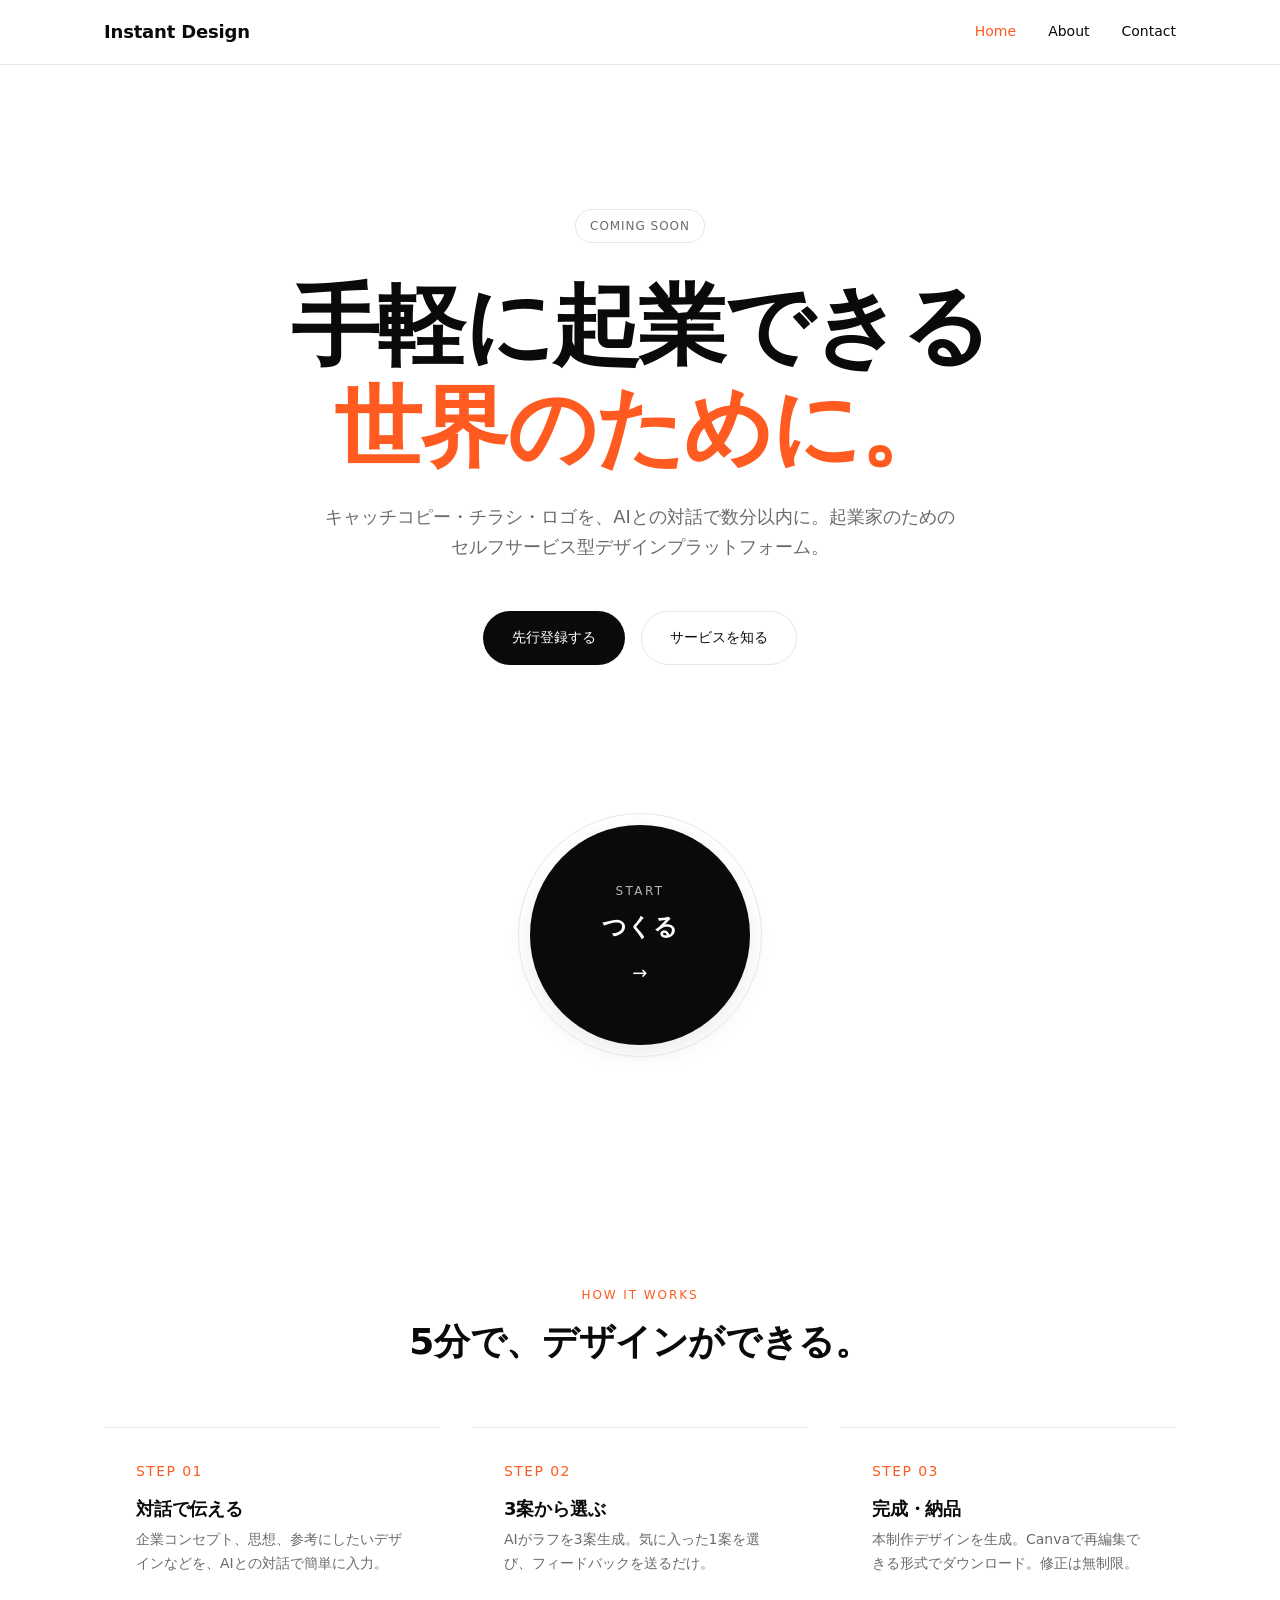
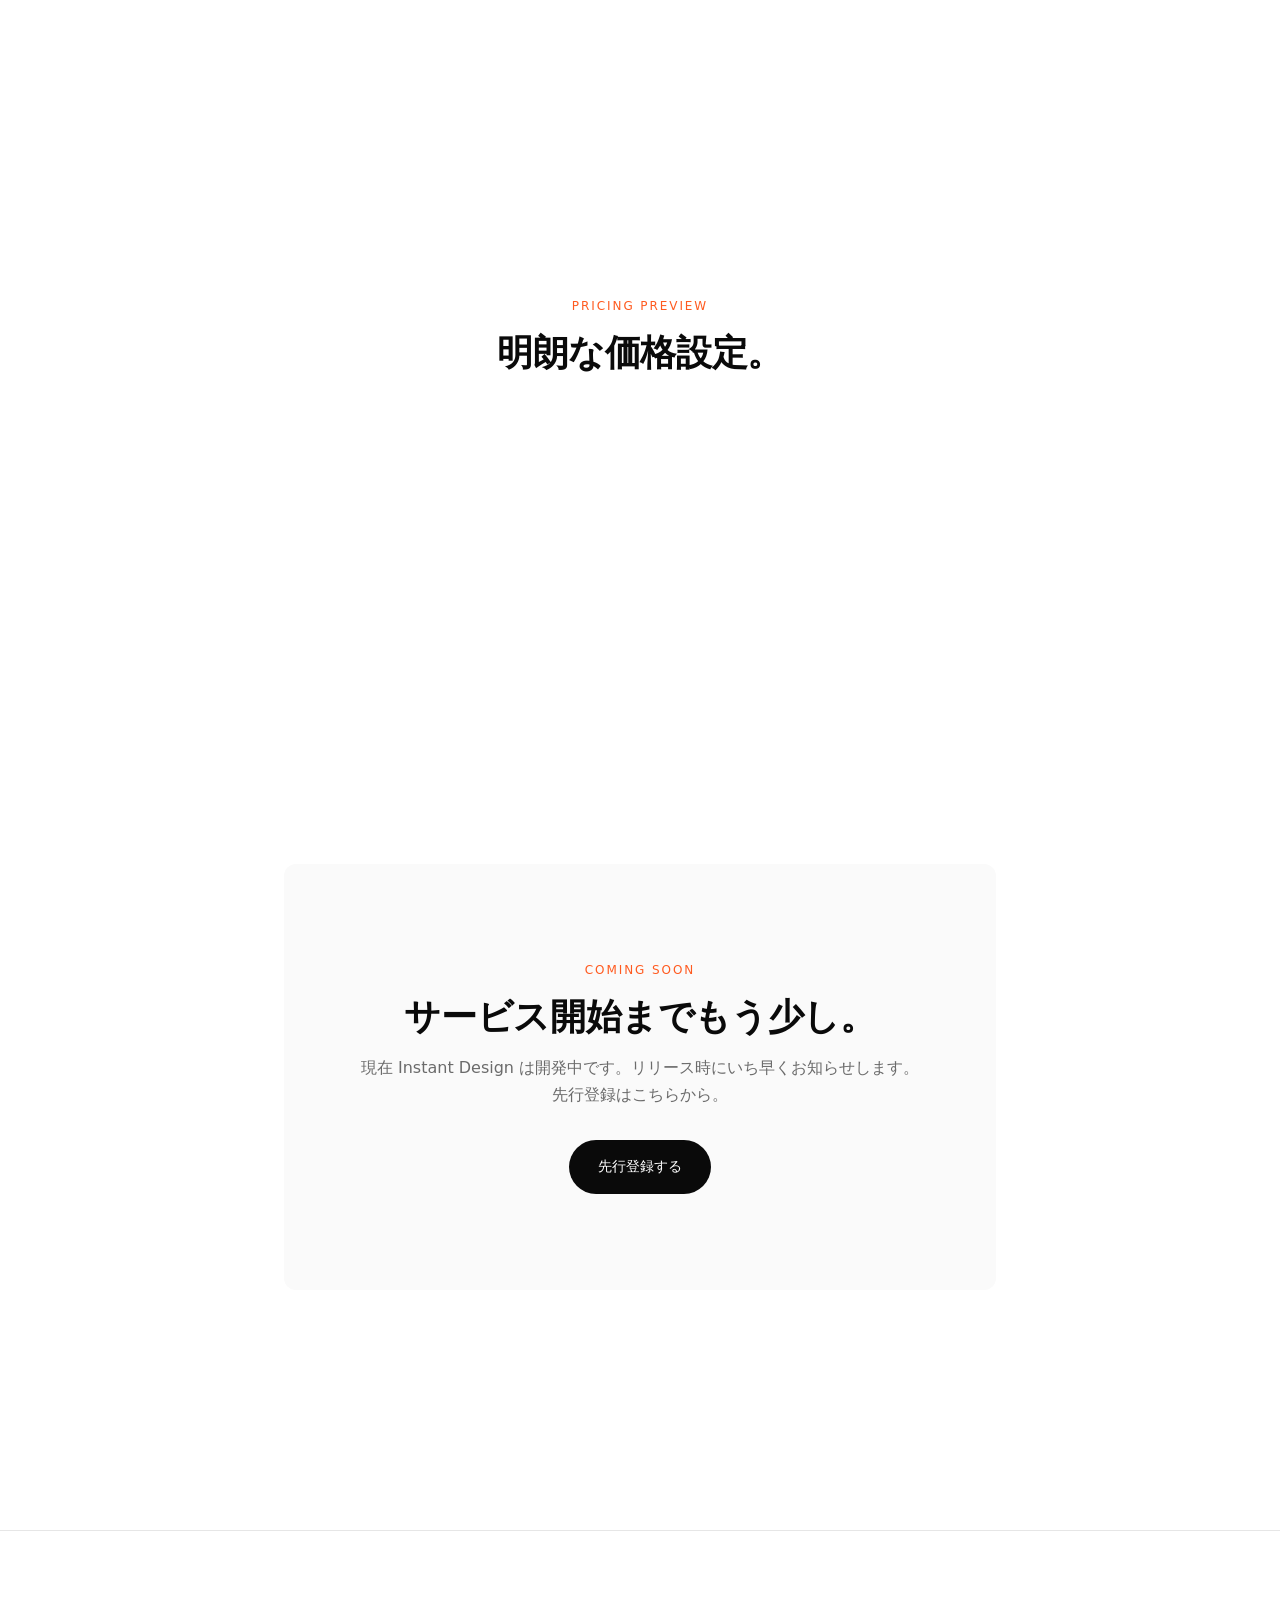
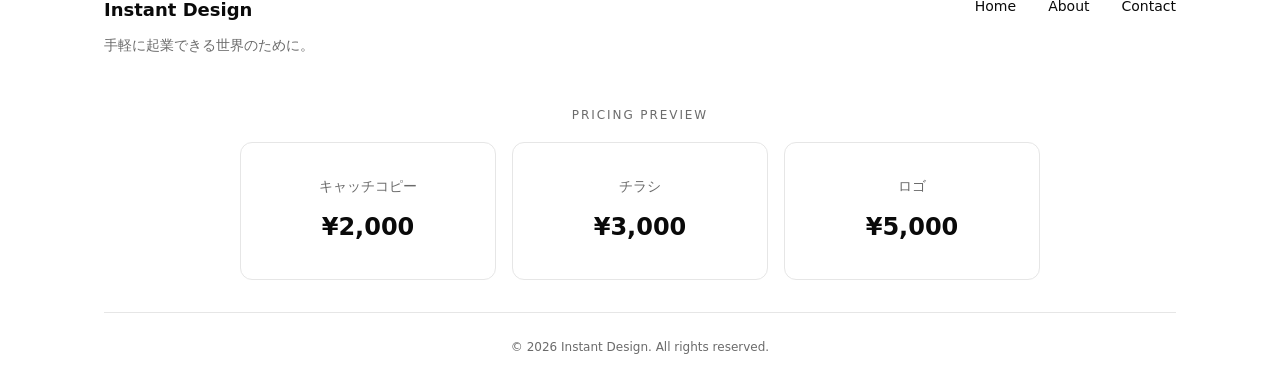
<file: index.html>
<!doctype html>
<html lang="ja" data-brand="Instant Design" data-tagline="手軽に起業できる世界のために。">
<head>
  <meta charset="utf-8">
  <meta name="viewport" content="width=device-width, initial-scale=1">
  <title>Instant Design — 手軽に起業できる世界のために。</title>
  <meta name="description" content="キャッチコピー・チラシ・ロゴを、AI対話で数分以内に。起業家のためのセルフサービス型デザインプラットフォーム。">
  <link rel="stylesheet" href="assets/css/main.css?v=20260508-2">
</head>
<body>

<header class="site-header">
  <div class="site-header__inner">
    <a href="index.html" class="brand" aria-label="Instant Design"></a>
    <nav class="nav">
      <a href="index.html">Home</a>
      <a href="about.html">About</a>
      <a href="contact.html">Contact</a>
    </nav>
  </div>
</header>

<main>

  <!-- Hero -->
  <section class="hero">
    <div class="container container--narrow">
      <div class="hero__badge reveal" data-content="hero_badge">Coming Soon</div>
      <h1 class="hero__title reveal"><span data-content="hero_title_1">手軽に起業できる</span><br><em data-content="hero_title_2">世界のために。</em></h1>
      <p class="hero__lead reveal" data-content="hero_lead">
        キャッチコピー・チラシ・ロゴを、AIとの対話で数分以内に。起業家のためのセルフサービス型デザインプラットフォーム。
      </p>
      <div class="hero__actions reveal">
        <a href="contact.html" class="btn btn--primary">先行登録する</a>
        <a href="about.html" class="btn btn--ghost">サービスを知る</a>
      </div>
    </div>
  </section>

  <!-- Circle CTA -->
  <section class="circle-cta" aria-label="制作を始める">
    <a href="create.html" class="circle-cta__btn reveal" aria-label="デザイン制作を始める">
      <span class="circle-cta__inner">
        <span class="circle-cta__label">Start</span>
        <span class="circle-cta__main">つくる</span>
        <span class="circle-cta__arrow">→</span>
      </span>
    </a>
  </section>

  <!-- How it works -->
  <section>
    <div class="container">
      <div class="s-head reveal">
        <div class="s-head__eyebrow">How it works</div>
        <h2 class="s-head__title">5分で、デザインができる。</h2>
      </div>
      <div class="steps">
        <div class="step reveal">
          <div class="step__num">STEP 01</div>
          <h3 class="step__title">対話で伝える</h3>
          <p class="step__desc">企業コンセプト、思想、参考にしたいデザインなどを、AIとの対話で簡単に入力。</p>
        </div>
        <div class="step reveal">
          <div class="step__num">STEP 02</div>
          <h3 class="step__title">3案から選ぶ</h3>
          <p class="step__desc">AIがラフを3案生成。気に入った1案を選び、フィードバックを送るだけ。</p>
        </div>
        <div class="step reveal">
          <div class="step__num">STEP 03</div>
          <h3 class="step__title">完成・納品</h3>
          <p class="step__desc">本制作デザインを生成。Canvaで再編集できる形式でダウンロード。修正は無制限。</p>
        </div>
      </div>
    </div>
  </section>

  <!-- Pricing preview -->
  <section>
    <div class="container">
      <div class="s-head reveal">
        <div class="s-head__eyebrow">Pricing Preview</div>
        <h2 class="s-head__title">明朗な価格設定。</h2>
      </div>
      <div class="pricing" data-content="pricing">
        <!-- content/pricing.json から動的に描画されます。CMSで編集可能。 -->
        <div class="price reveal"><div class="price__name">キャッチコピー</div><div class="price__amount">¥2,000<span> /件</span></div></div>
        <div class="price reveal"><div class="price__name">チラシ</div><div class="price__amount">¥3,000<span> /件</span></div></div>
        <div class="price reveal"><div class="price__name">ロゴ</div><div class="price__amount">¥5,000<span> /件</span></div></div>
      </div>
    </div>
  </section>

  <!-- Coming soon -->
  <section>
    <div class="container container--narrow">
      <div class="coming reveal">
        <div class="coming__label">Coming Soon</div>
        <h2 class="coming__title" data-content="coming_title">サービス開始までもう少し。</h2>
        <p class="coming__desc" data-content="coming_desc">
          現在 Instant Design は開発中です。リリース時にいち早くお知らせします。先行登録はこちらから。
        </p>
        <a href="contact.html" class="btn btn--primary">先行登録する</a>
      </div>
    </div>
  </section>

</main>

<footer class="site-footer">
  <div class="container">
    <div class="site-footer__top">
      <div>
        <div class="site-footer__brand"></div>
        <div class="site-footer__tag">手軽に起業できる世界のために。</div>
      </div>
      <nav class="site-footer__nav">
        <a href="index.html">Home</a>
        <a href="about.html">About</a>
        <a href="contact.html">Contact</a>
      </nav>
    </div>
    <div class="site-footer__pricing-title">Pricing Preview</div>
    <div class="pricing" data-content="pricing" data-compact="true">
      <div class="price"><div class="price__name">キャッチコピー</div><div class="price__amount">¥2,000</div></div>
      <div class="price"><div class="price__name">チラシ</div><div class="price__amount">¥3,000</div></div>
      <div class="price"><div class="price__name">ロゴ</div><div class="price__amount">¥5,000</div></div>
    </div>
    <div class="site-footer__copy">© 2026 Instant Design. All rights reserved.</div>
  </div>
</footer>

<script src="assets/js/main.js?v=20260508-2"></script>
<script src="assets/js/content.js?v=20260508-2"></script>
</body>
</html>
</file>
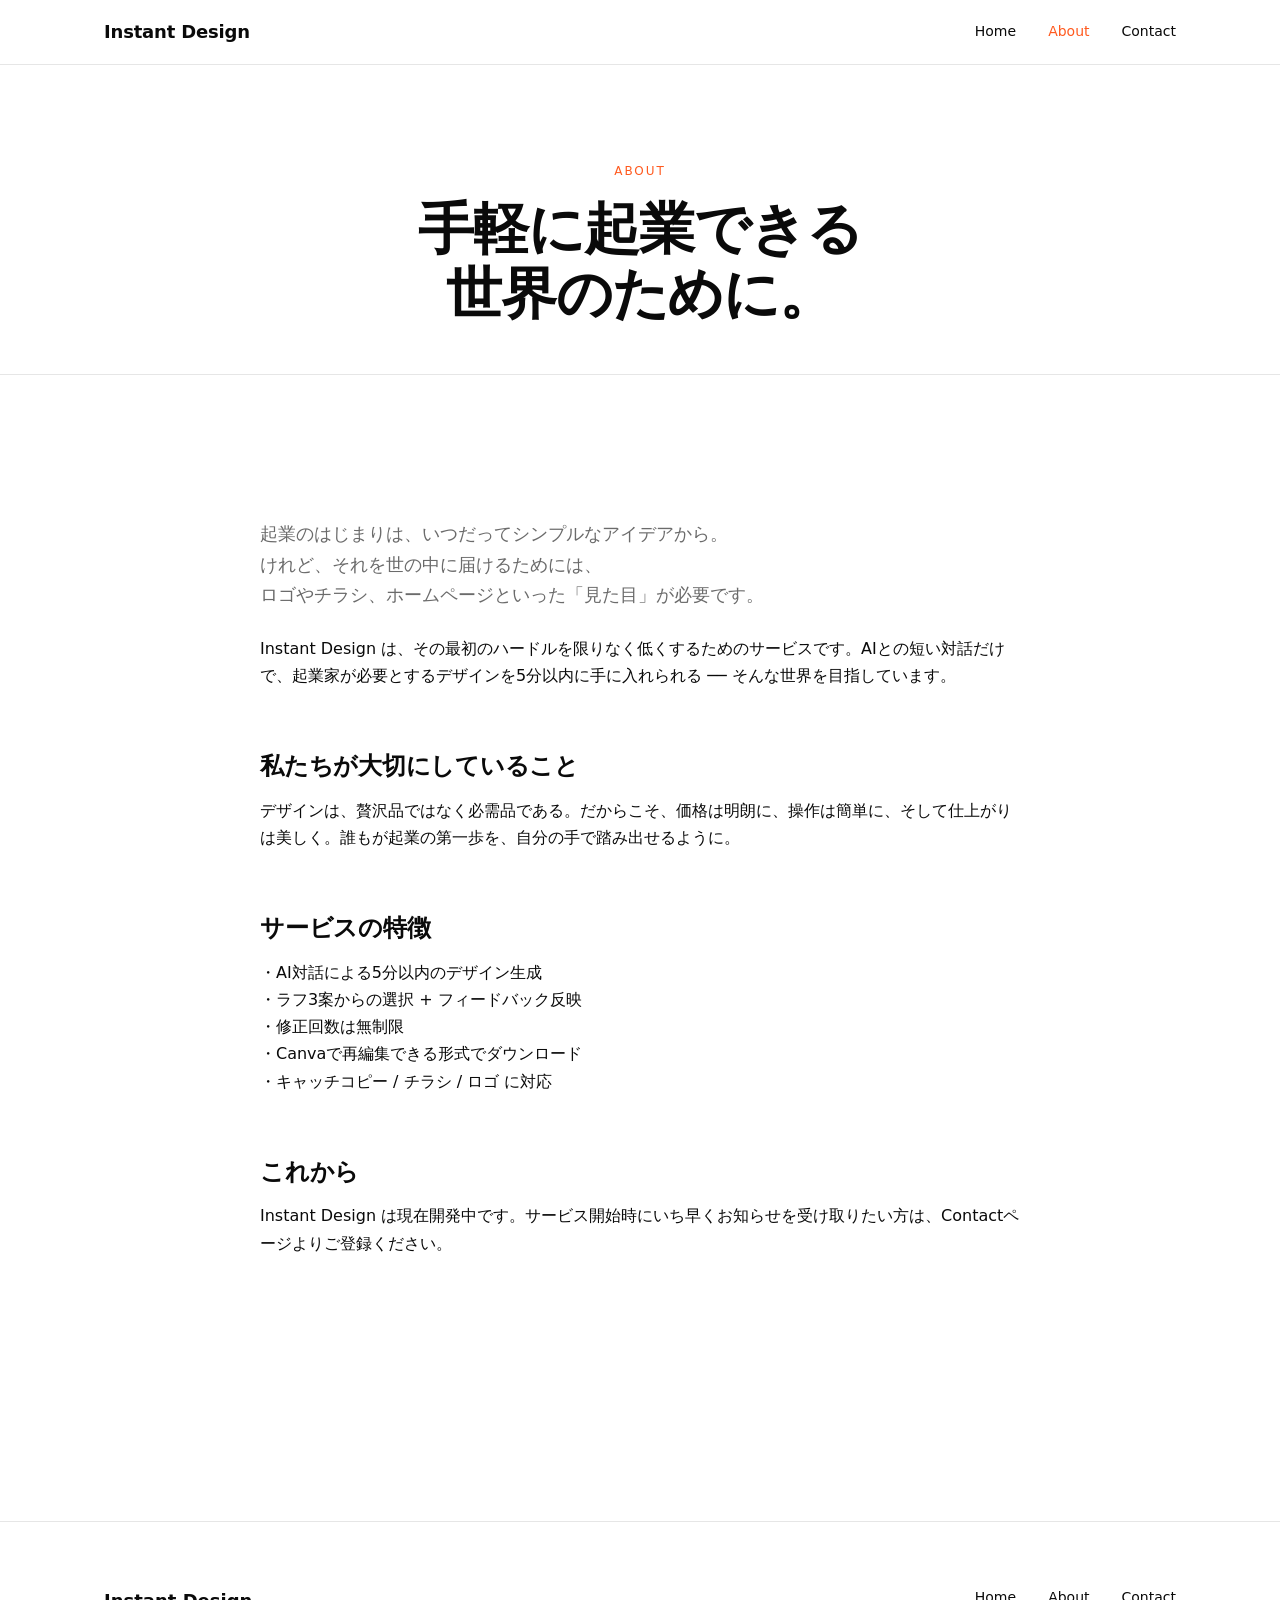
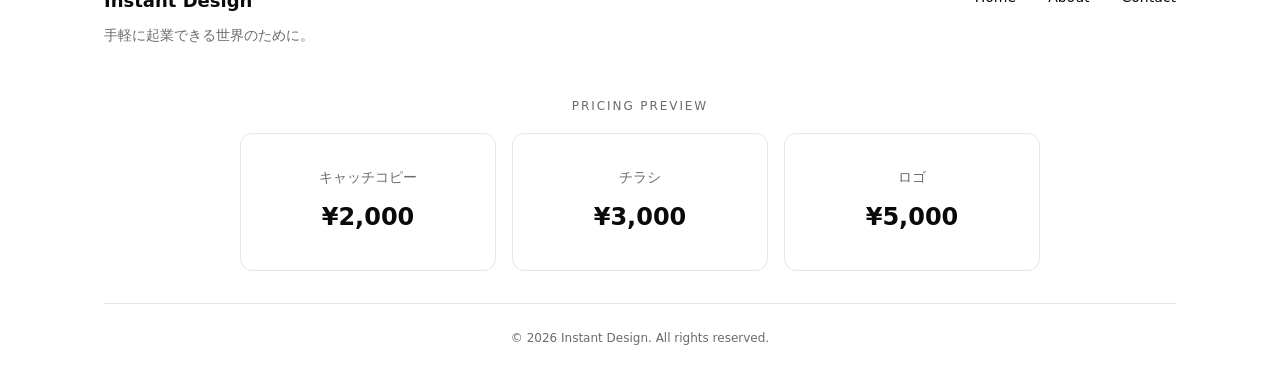
<file: about.html>
<!doctype html>
<html lang="ja" data-brand="Instant Design" data-tagline="手軽に起業できる世界のために。">
<head>
  <meta charset="utf-8">
  <meta name="viewport" content="width=device-width, initial-scale=1">
  <title>About — Instant Design</title>
  <meta name="description" content="Instant Designは、起業家のためのセルフサービス型デザインプラットフォームです。">
  <link rel="stylesheet" href="assets/css/main.css?v=20260508-2">
</head>
<body>

<header class="site-header">
  <div class="site-header__inner">
    <a href="index.html" class="brand" aria-label="Instant Design"></a>
    <nav class="nav">
      <a href="index.html">Home</a>
      <a href="about.html">About</a>
      <a href="contact.html">Contact</a>
    </nav>
  </div>
</header>

<main>

  <section class="page-head">
    <div class="container">
      <div class="page-head__eyebrow reveal">About</div>
      <h1 class="page-head__title reveal">手軽に起業できる<br>世界のために。</h1>
    </div>
  </section>

  <section>
    <div class="container">
      <div class="prose">
        <p class="lead reveal">
          起業のはじまりは、いつだってシンプルなアイデアから。<br>
          けれど、それを世の中に届けるためには、<br>
          ロゴやチラシ、ホームページといった「見た目」が必要です。
        </p>
        <p class="reveal">
          Instant Design は、その最初のハードルを限りなく低くするためのサービスです。AIとの短い対話だけで、起業家が必要とするデザインを5分以内に手に入れられる ── そんな世界を目指しています。
        </p>

        <h2 class="reveal">私たちが大切にしていること</h2>
        <p class="reveal">
          デザインは、贅沢品ではなく必需品である。だからこそ、価格は明朗に、操作は簡単に、そして仕上がりは美しく。誰もが起業の第一歩を、自分の手で踏み出せるように。
        </p>

        <h2 class="reveal">サービスの特徴</h2>
        <p class="reveal">
          ・AI対話による5分以内のデザイン生成<br>
          ・ラフ3案からの選択 + フィードバック反映<br>
          ・修正回数は無制限<br>
          ・Canvaで再編集できる形式でダウンロード<br>
          ・キャッチコピー / チラシ / ロゴ に対応
        </p>

        <h2 class="reveal">これから</h2>
        <p class="reveal">
          Instant Design は現在開発中です。サービス開始時にいち早くお知らせを受け取りたい方は、Contactページよりご登録ください。
        </p>
      </div>
    </div>
  </section>

</main>

<footer class="site-footer">
  <div class="container">
    <div class="site-footer__top">
      <div>
        <div class="site-footer__brand"></div>
        <div class="site-footer__tag">手軽に起業できる世界のために。</div>
      </div>
      <nav class="site-footer__nav">
        <a href="index.html">Home</a>
        <a href="about.html">About</a>
        <a href="contact.html">Contact</a>
      </nav>
    </div>
    <div class="site-footer__pricing-title">Pricing Preview</div>
    <div class="pricing">
      <div class="price"><div class="price__name">キャッチコピー</div><div class="price__amount">¥2,000</div></div>
      <div class="price"><div class="price__name">チラシ</div><div class="price__amount">¥3,000</div></div>
      <div class="price"><div class="price__name">ロゴ</div><div class="price__amount">¥5,000</div></div>
    </div>
    <div class="site-footer__copy">© 2026 Instant Design. All rights reserved.</div>
  </div>
</footer>

<script src="assets/js/main.js?v=20260508-2"></script>
</body>
</html>
</file>
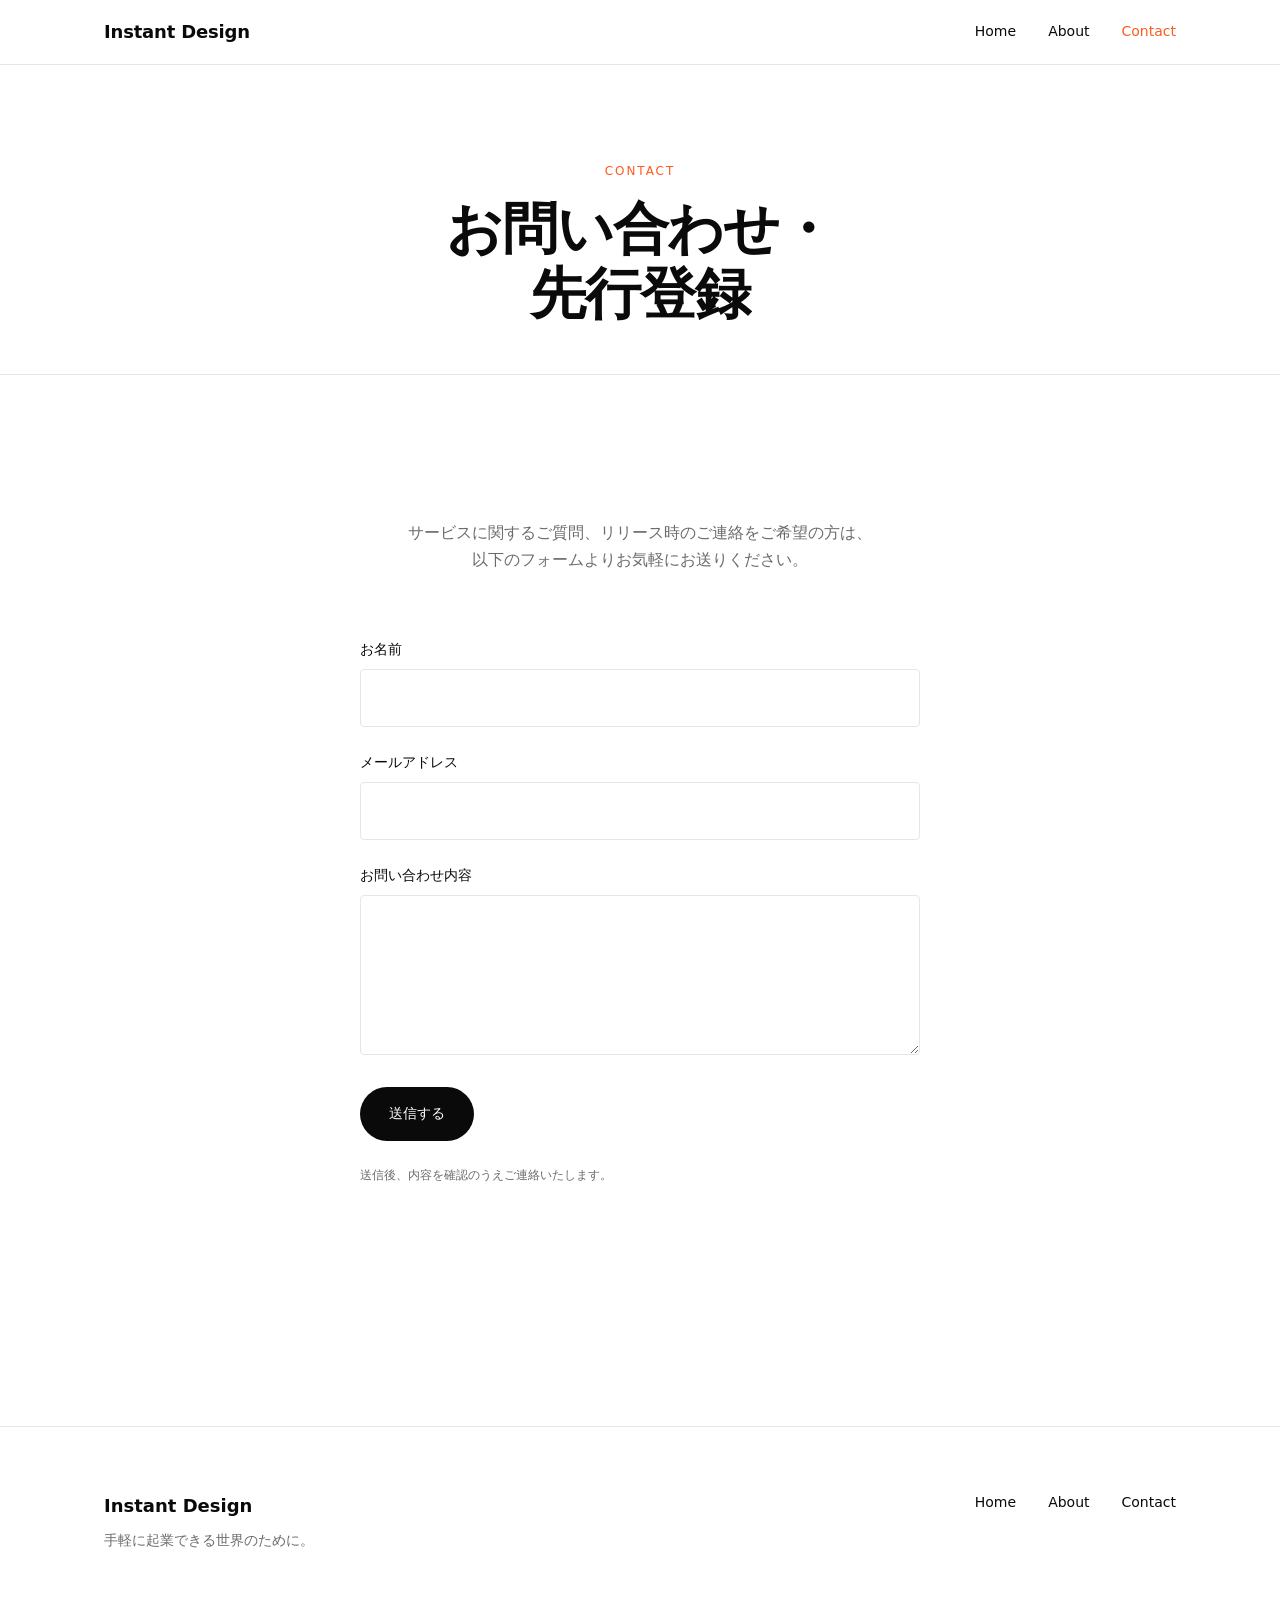
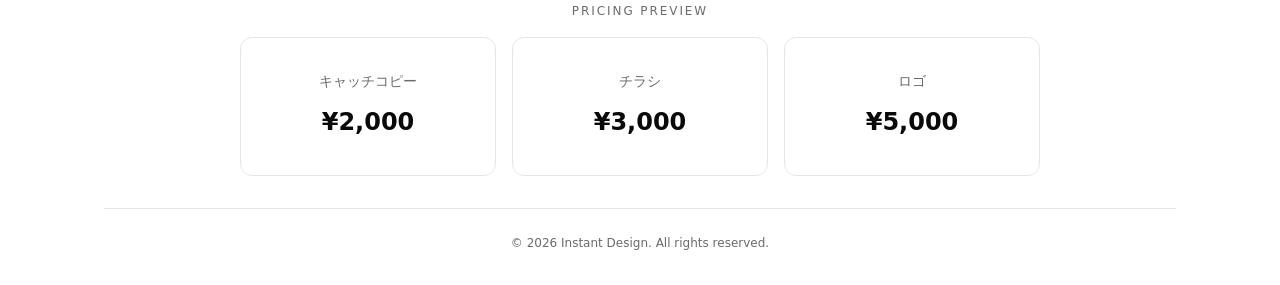
<file: contact.html>
<!doctype html>
<html lang="ja" data-brand="Instant Design" data-tagline="手軽に起業できる世界のために。">
<head>
  <meta charset="utf-8">
  <meta name="viewport" content="width=device-width, initial-scale=1">
  <title>Contact — Instant Design</title>
  <meta name="description" content="Instant Designへのお問い合わせ・先行登録はこちらから。">
  <link rel="stylesheet" href="assets/css/main.css?v=20260508-2">
</head>
<body>

<header class="site-header">
  <div class="site-header__inner">
    <a href="index.html" class="brand" aria-label="Instant Design"></a>
    <nav class="nav">
      <a href="index.html">Home</a>
      <a href="about.html">About</a>
      <a href="contact.html">Contact</a>
    </nav>
  </div>
</header>

<main>

  <section class="page-head">
    <div class="container">
      <div class="page-head__eyebrow reveal">Contact</div>
      <h1 class="page-head__title reveal">お問い合わせ・<br>先行登録</h1>
    </div>
  </section>

  <section>
    <div class="container container--narrow">
      <p class="prose reveal" style="text-align:center; color:var(--color-muted); margin-bottom:var(--sp-7);">
        サービスに関するご質問、リリース時のご連絡をご希望の方は、<br>
        以下のフォームよりお気軽にお送りください。
      </p>

      <!--
        Phase 1: FormSubmit を利用した静的フォーム送信。
        初回送信時に sugiyama_y@ei-and.co.jp 宛に確認メールが届くので、
        そのリンクを1回クリックすれば以後 自動転送されます。
        Phase 2 でバックエンドを実装する際は action を切り替えてください。
      -->
      <form class="form reveal"
            action="https://formsubmit.co/sugiyama_y@ei-and.co.jp"
            method="POST">
        <input type="hidden" name="_subject" value="【Instant Design】お問い合わせ">
        <input type="hidden" name="_captcha" value="false">
        <input type="hidden" name="_template" value="table">
        <input type="hidden" name="_next" value="thanks.html">

        <div class="field">
          <label for="name">お名前</label>
          <input id="name" name="お名前" type="text" required autocomplete="name">
        </div>

        <div class="field">
          <label for="email">メールアドレス</label>
          <input id="email" name="メールアドレス" type="email" required autocomplete="email">
        </div>

        <div class="field">
          <label for="message">お問い合わせ内容</label>
          <textarea id="message" name="内容" required></textarea>
        </div>

        <button type="submit" class="btn btn--primary form__submit">送信する</button>
        <p class="form__note">送信後、内容を確認のうえご連絡いたします。</p>
      </form>
    </div>
  </section>

</main>

<footer class="site-footer">
  <div class="container">
    <div class="site-footer__top">
      <div>
        <div class="site-footer__brand"></div>
        <div class="site-footer__tag">手軽に起業できる世界のために。</div>
      </div>
      <nav class="site-footer__nav">
        <a href="index.html">Home</a>
        <a href="about.html">About</a>
        <a href="contact.html">Contact</a>
      </nav>
    </div>
    <div class="site-footer__pricing-title">Pricing Preview</div>
    <div class="pricing">
      <div class="price"><div class="price__name">キャッチコピー</div><div class="price__amount">¥2,000</div></div>
      <div class="price"><div class="price__name">チラシ</div><div class="price__amount">¥3,000</div></div>
      <div class="price"><div class="price__name">ロゴ</div><div class="price__amount">¥5,000</div></div>
    </div>
    <div class="site-footer__copy">© 2026 Instant Design. All rights reserved.</div>
  </div>
</footer>

<script src="assets/js/main.js?v=20260508-2"></script>
</body>
</html>
</file>
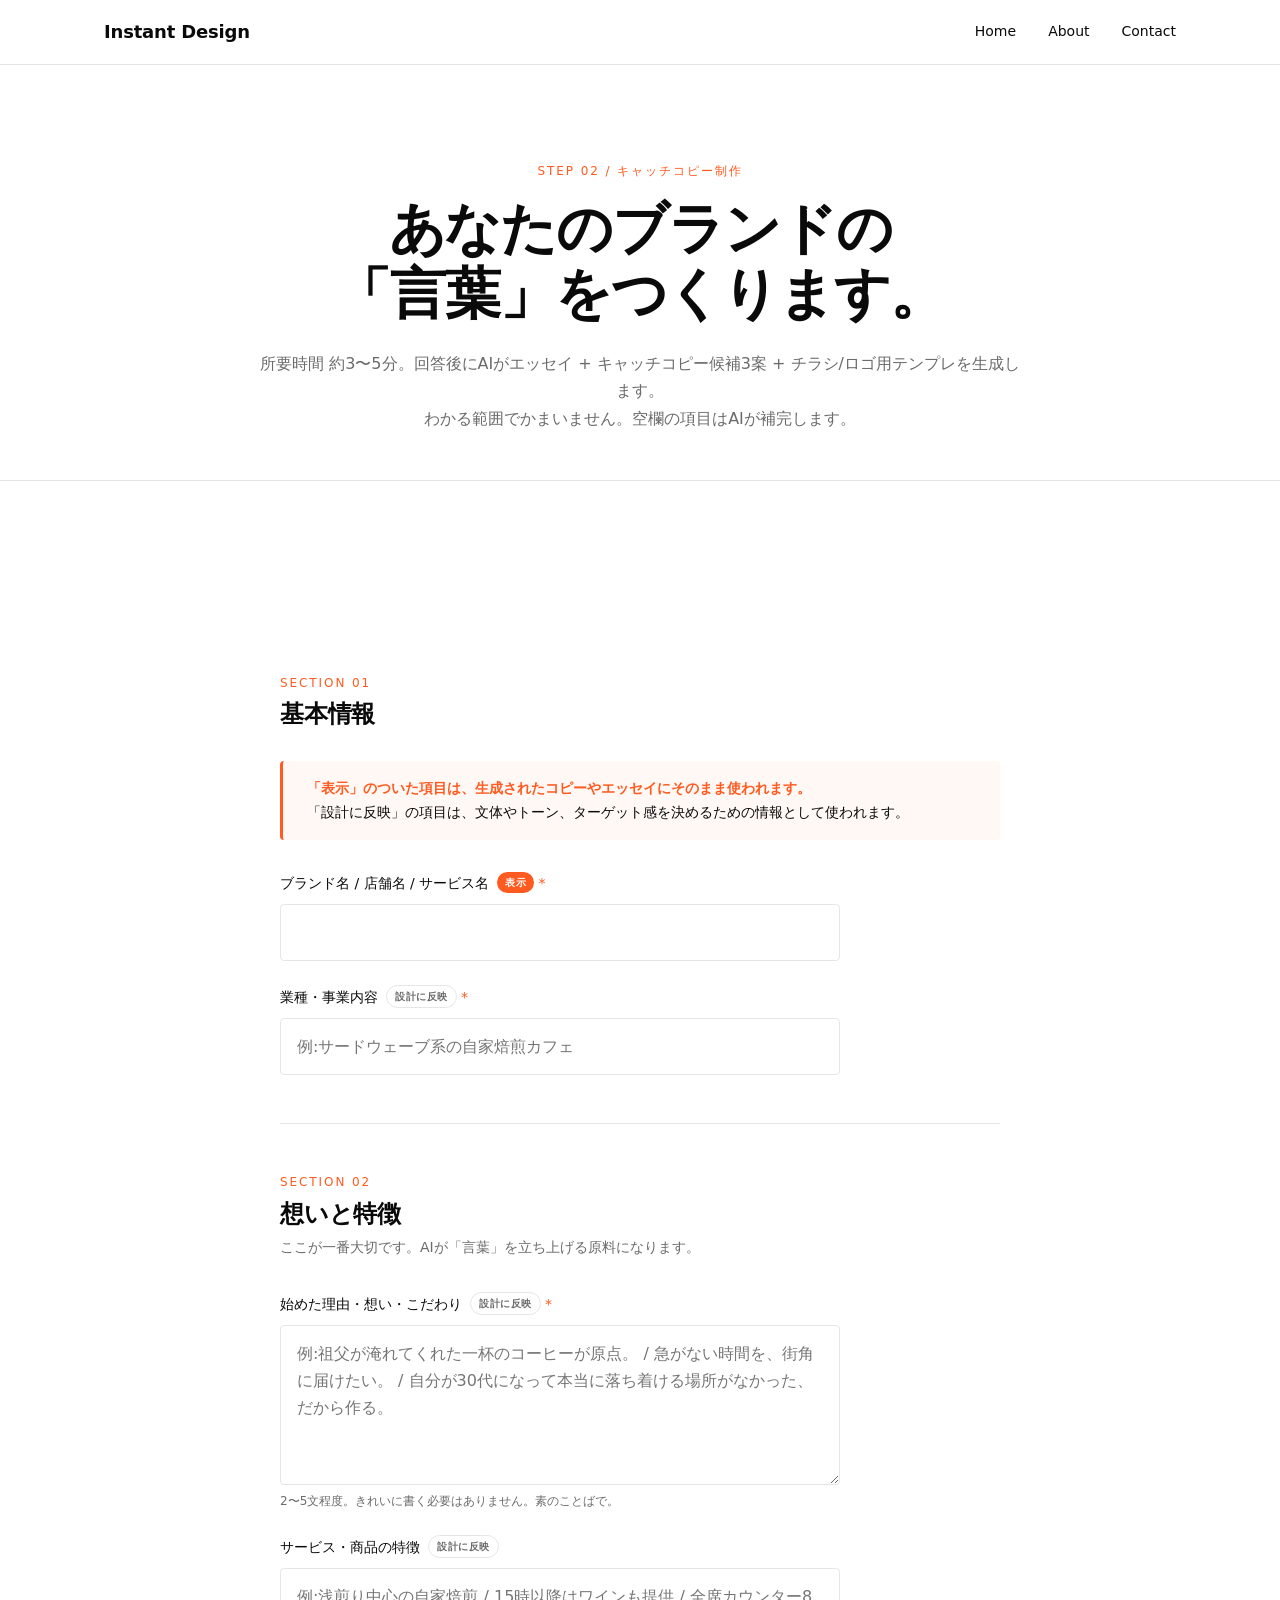
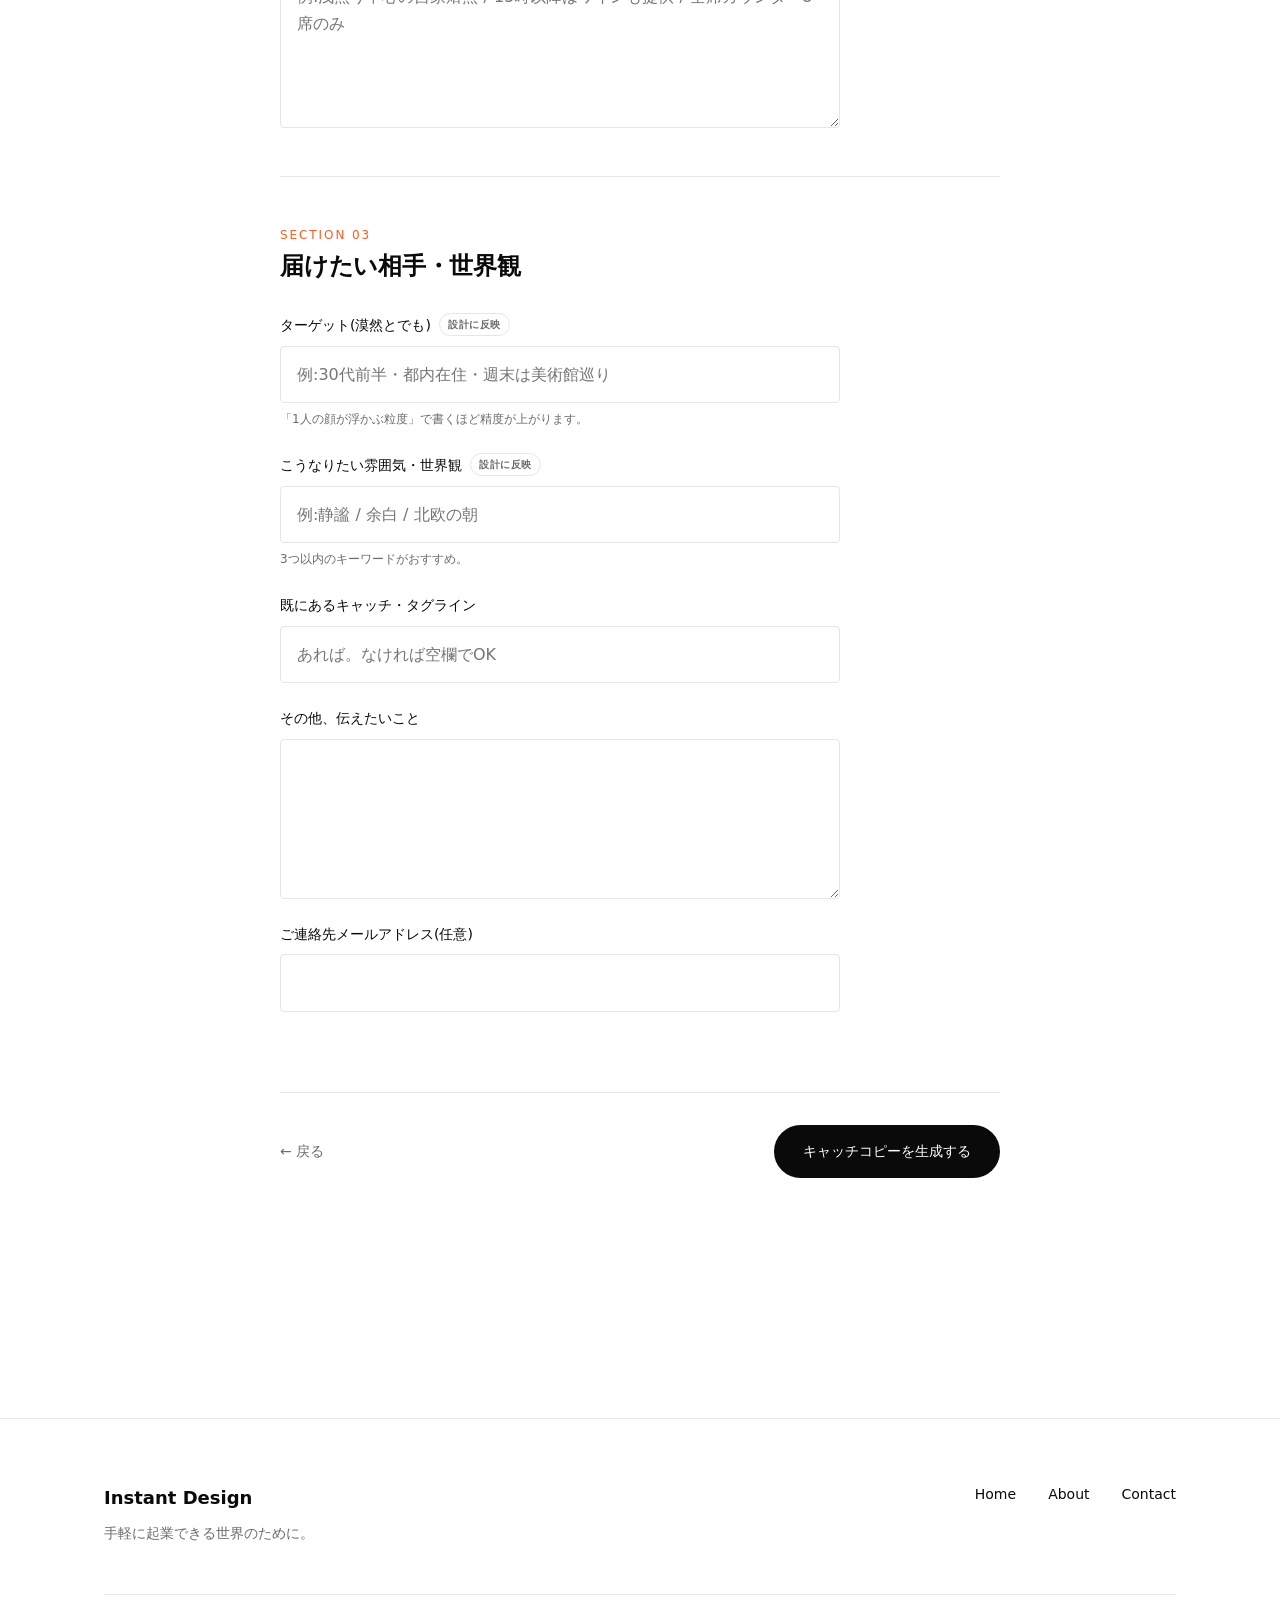
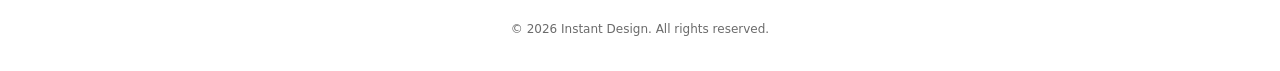
<file: create-copy.html>
<!doctype html>
<html lang="ja" data-brand="Instant Design" data-tagline="手軽に起業できる世界のために。">
<head>
  <meta charset="utf-8">
  <meta name="viewport" content="width=device-width, initial-scale=1">
  <title>キャッチコピー制作 — Instant Design</title>
  <meta name="description" content="ブランドエッセイ + 3つのキャッチコピー候補 + チラシ/ロゴ用テンプレを一度に生成。">
  <link rel="stylesheet" href="assets/css/main.css?v=20260508-2">
</head>
<body>

<header class="site-header">
  <div class="site-header__inner">
    <a href="index.html" class="brand" aria-label="Instant Design"></a>
    <nav class="nav">
      <a href="index.html">Home</a>
      <a href="about.html">About</a>
      <a href="contact.html">Contact</a>
    </nav>
  </div>
</header>

<main>

  <section class="page-head">
    <div class="container">
      <div class="page-head__eyebrow reveal">Step 02 / キャッチコピー制作</div>
      <h1 class="page-head__title reveal">あなたのブランドの<br>「言葉」をつくります。</h1>
      <p class="prose reveal" style="text-align:center; color:var(--color-muted); margin-top:var(--sp-4);">
        所要時間 約3〜5分。回答後にAIがエッセイ + キャッチコピー候補3案 + チラシ/ロゴ用テンプレを生成します。<br>
        わかる範囲でかまいません。空欄の項目はAIが補完します。
      </p>
    </div>
  </section>

  <section>
    <div class="container">
      <form class="form-page"
            data-product-kind="copy"
            action="#"
            method="POST">

        <!-- Section 01 -->
        <div class="form-section">
          <div class="form-section__head">
            <div class="form-section__num">SECTION 01</div>
            <h2 class="form-section__title">基本情報</h2>
          </div>

          <p class="section-callout">
            <strong>「表示」のついた項目は、生成されたコピーやエッセイにそのまま使われます。</strong><br>
            「設計に反映」の項目は、文体やトーン、ターゲット感を決めるための情報として使われます。
          </p>

          <div class="form" style="margin:0;">
            <div class="field field--required">
              <label for="brand-name">ブランド名 / 店舗名 / サービス名<span class="field__badge">表示</span></label>
              <input id="brand-name" name="ブランド名" type="text" required>
            </div>

            <div class="field field--required">
              <label for="industry">業種・事業内容<span class="field__badge field__badge--style">設計に反映</span></label>
              <input id="industry" name="業種" type="text" required placeholder="例:サードウェーブ系の自家焙煎カフェ">
            </div>
          </div>
        </div>

        <!-- Section 02 -->
        <div class="form-section">
          <div class="form-section__head">
            <div class="form-section__num">SECTION 02</div>
            <h2 class="form-section__title">想いと特徴</h2>
            <p class="form-section__desc">ここが一番大切です。AIが「言葉」を立ち上げる原料になります。</p>
          </div>

          <div class="form" style="margin:0;">
            <div class="field field--required">
              <label for="story">始めた理由・想い・こだわり<span class="field__badge field__badge--style">設計に反映</span></label>
              <textarea id="story" name="想い" required placeholder="例:祖父が淹れてくれた一杯のコーヒーが原点。 / 急がない時間を、街角に届けたい。 / 自分が30代になって本当に落ち着ける場所がなかった、だから作る。"></textarea>
              <div class="field__hint">2〜5文程度。きれいに書く必要はありません。素のことばで。</div>
            </div>

            <div class="field">
              <label for="features">サービス・商品の特徴<span class="field__badge field__badge--style">設計に反映</span></label>
              <textarea id="features" name="特徴" placeholder="例:浅煎り中心の自家焙煎 / 15時以降はワインも提供 / 全席カウンター8席のみ"></textarea>
            </div>
          </div>
        </div>

        <!-- Section 03 -->
        <div class="form-section">
          <div class="form-section__head">
            <div class="form-section__num">SECTION 03</div>
            <h2 class="form-section__title">届けたい相手・世界観</h2>
          </div>

          <div class="form" style="margin:0;">
            <div class="field">
              <label for="target">ターゲット(漠然とでも)<span class="field__badge field__badge--style">設計に反映</span></label>
              <input id="target" name="ターゲット" type="text" placeholder="例:30代前半・都内在住・週末は美術館巡り">
              <div class="field__hint">「1人の顔が浮かぶ粒度」で書くほど精度が上がります。</div>
            </div>

            <div class="field">
              <label for="mood">こうなりたい雰囲気・世界観<span class="field__badge field__badge--style">設計に反映</span></label>
              <input id="mood" name="雰囲気" type="text" placeholder="例:静謐 / 余白 / 北欧の朝">
              <div class="field__hint">3つ以内のキーワードがおすすめ。</div>
            </div>

            <div class="field">
              <label for="existing">既にあるキャッチ・タグライン</label>
              <input id="existing" name="既存" type="text" placeholder="あれば。なければ空欄でOK">
            </div>

            <div class="field">
              <label for="note">その他、伝えたいこと</label>
              <textarea id="note" name="自由記述"></textarea>
            </div>

            <div class="field">
              <label for="email">ご連絡先メールアドレス(任意)</label>
              <input id="email" name="メールアドレス" type="email" autocomplete="email">
            </div>
          </div>
        </div>

        <div class="form-actions">
          <a href="create.html" class="form-back">← 戻る</a>
          <button type="submit" class="btn btn--primary">キャッチコピーを生成する</button>
        </div>
      </form>
    </div>
  </section>

</main>

<footer class="site-footer">
  <div class="container">
    <div class="site-footer__top">
      <div>
        <div class="site-footer__brand"></div>
        <div class="site-footer__tag">手軽に起業できる世界のために。</div>
      </div>
      <nav class="site-footer__nav">
        <a href="index.html">Home</a>
        <a href="about.html">About</a>
        <a href="contact.html">Contact</a>
      </nav>
    </div>
    <div class="site-footer__copy">© 2026 Instant Design. All rights reserved.</div>
  </div>
</footer>

<script src="assets/js/main.js?v=20260508-2"></script>
<script src="assets/js/submit.js?v=20260508-2"></script>
</body>
</html>
</file>
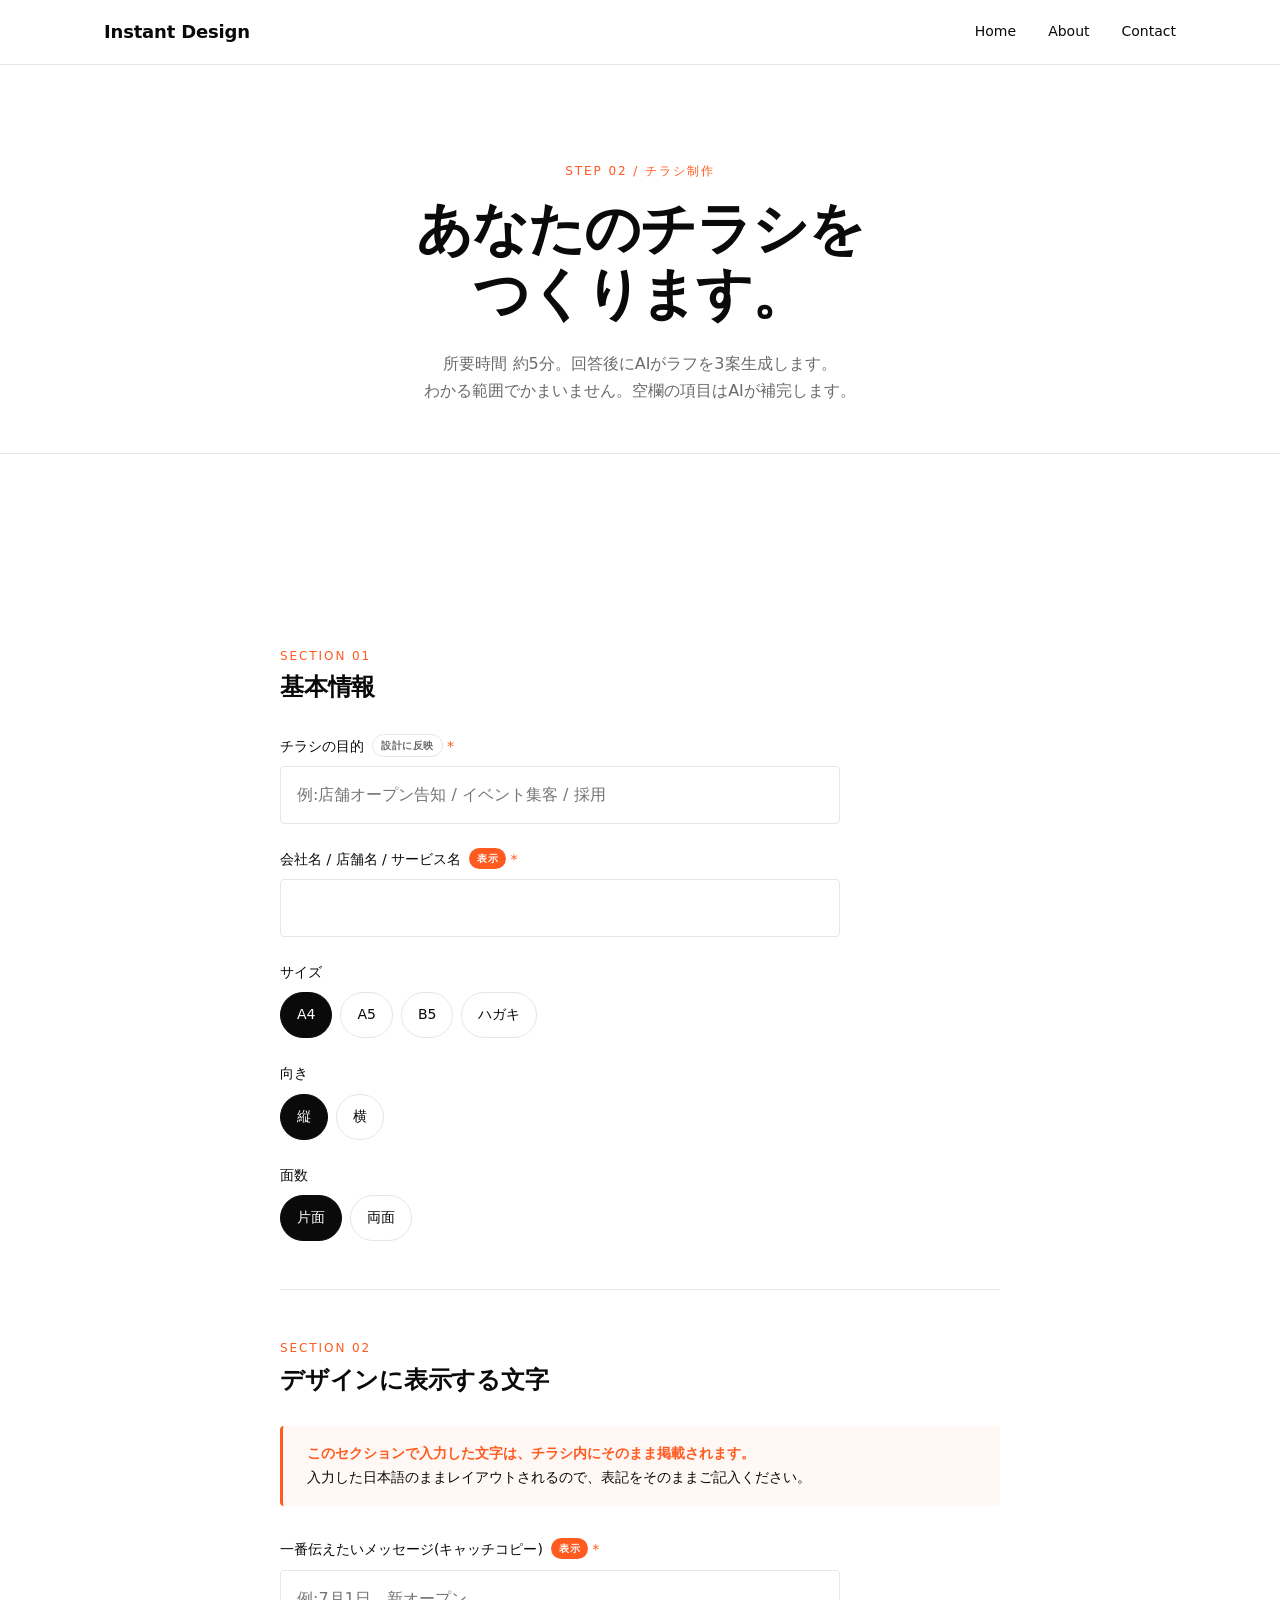
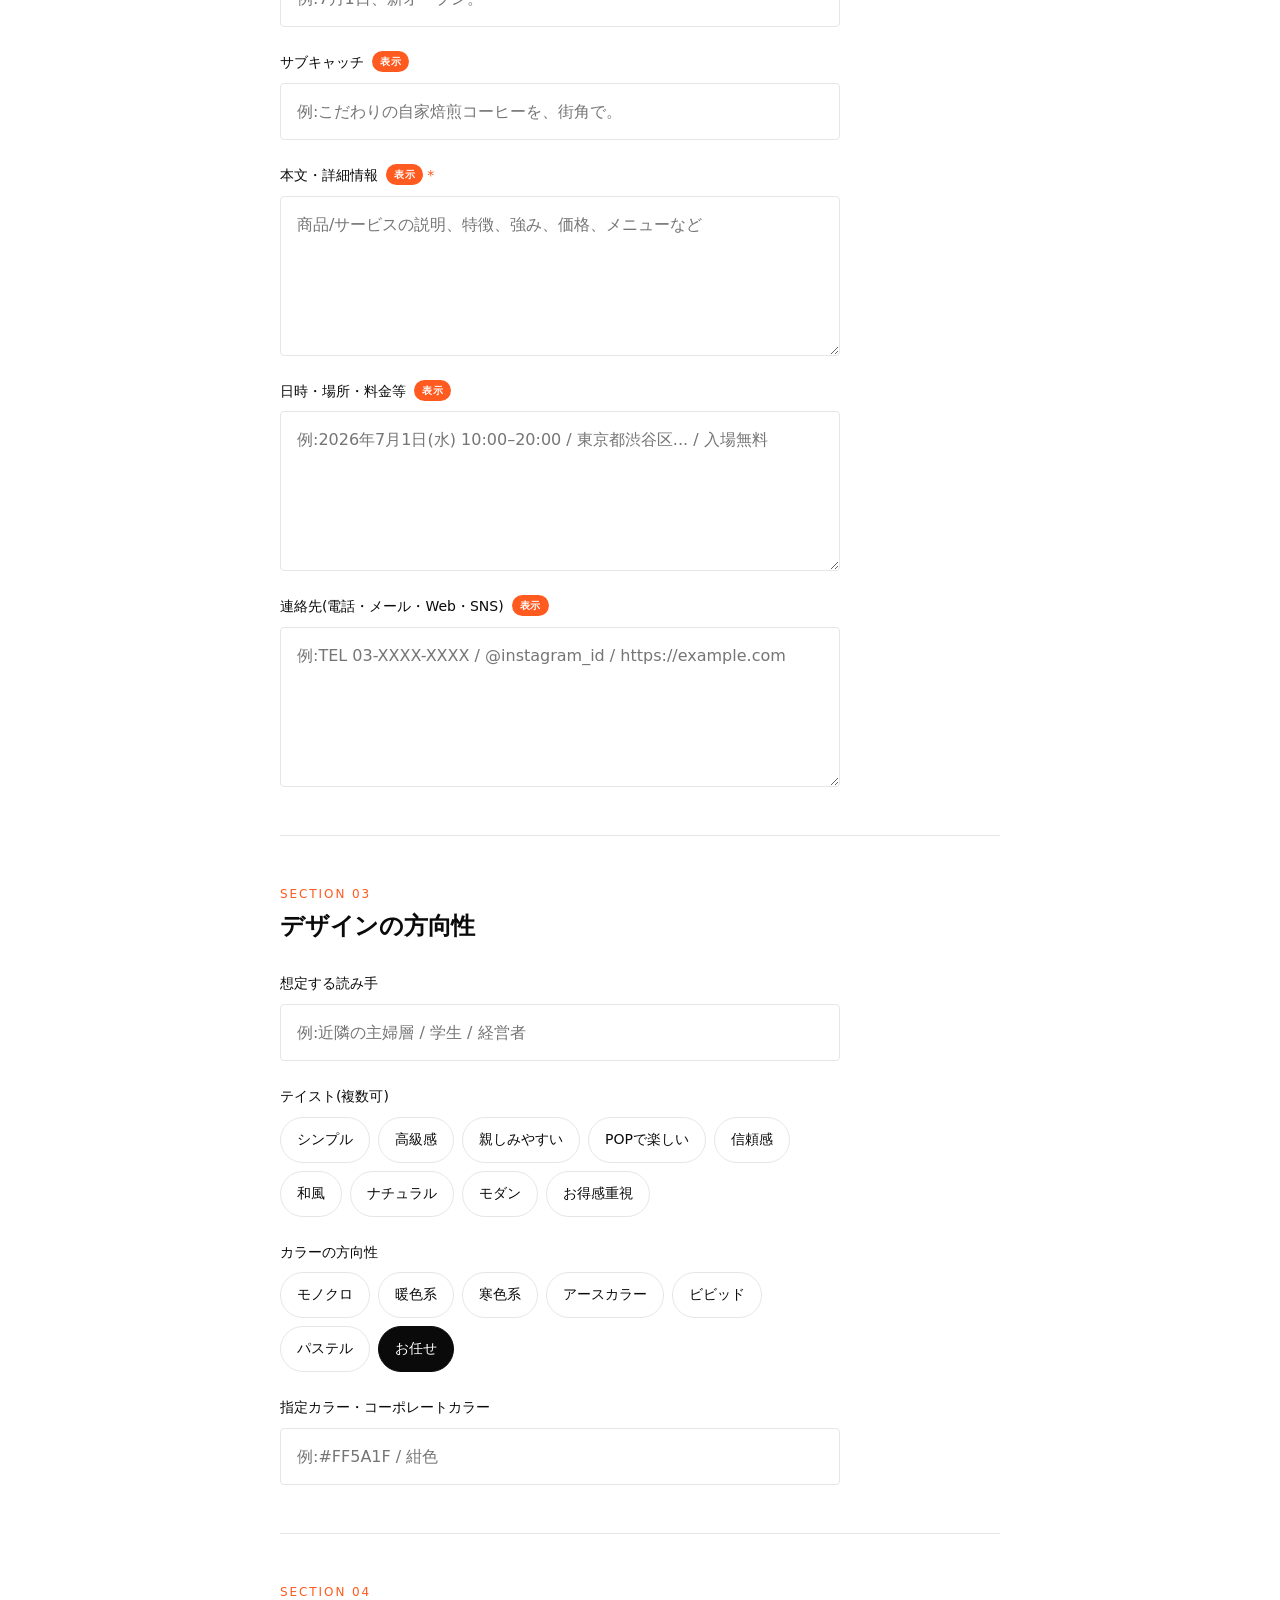
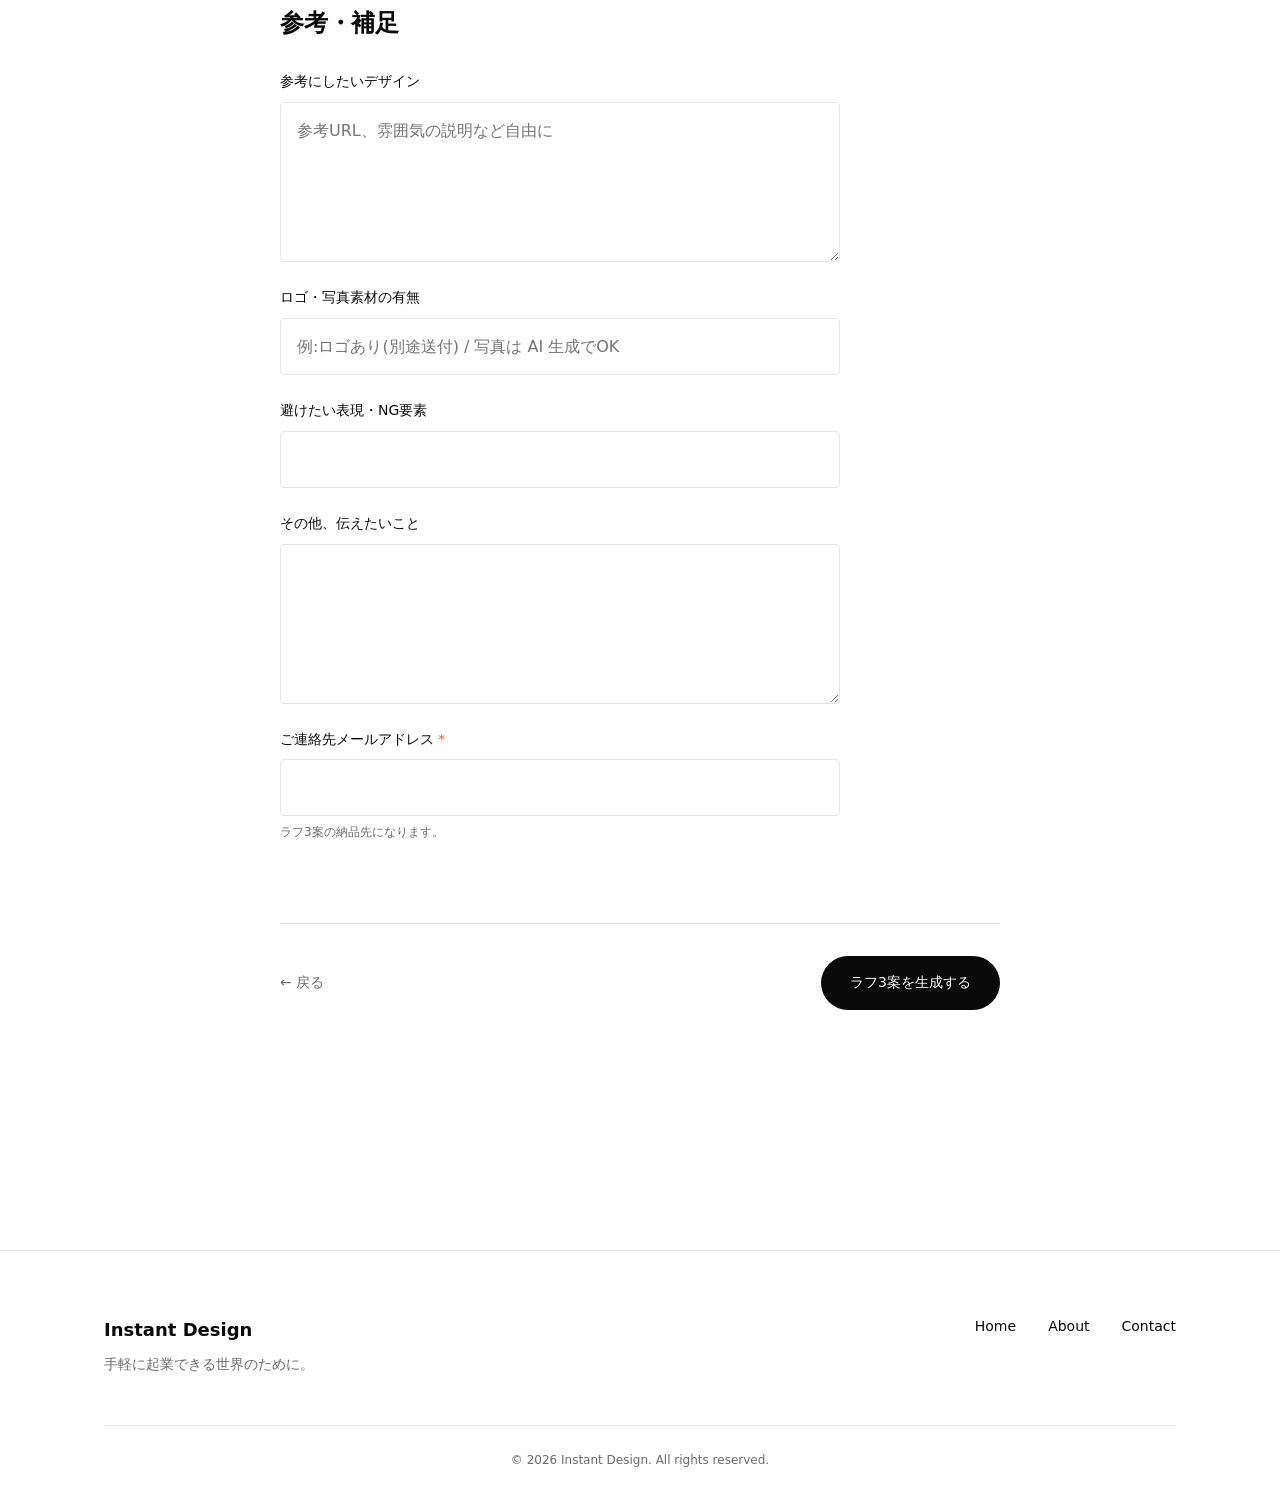
<file: create-flyer.html>
<!doctype html>
<html lang="ja" data-brand="Instant Design" data-tagline="手軽に起業できる世界のために。">
<head>
  <meta charset="utf-8">
  <meta name="viewport" content="width=device-width, initial-scale=1">
  <title>チラシ制作 — Instant Design</title>
  <meta name="description" content="チラシ制作のためのヒアリング。所要時間5分。">
  <link rel="stylesheet" href="assets/css/main.css?v=20260508-2">
</head>
<body>

<header class="site-header">
  <div class="site-header__inner">
    <a href="index.html" class="brand" aria-label="Instant Design"></a>
    <nav class="nav">
      <a href="index.html">Home</a>
      <a href="about.html">About</a>
      <a href="contact.html">Contact</a>
    </nav>
  </div>
</header>

<main>

  <section class="page-head">
    <div class="container">
      <div class="page-head__eyebrow reveal">Step 02 / チラシ制作</div>
      <h1 class="page-head__title reveal">あなたのチラシを<br>つくります。</h1>
      <p class="prose reveal" style="text-align:center; color:var(--color-muted); margin-top:var(--sp-4);">
        所要時間 約5分。回答後にAIがラフを3案生成します。<br>
        わかる範囲でかまいません。空欄の項目はAIが補完します。
      </p>
    </div>
  </section>

  <section>
    <div class="container">
      <form class="form-page"
            data-product-kind="flyer"
            action="#"
            method="POST">
        <input type="hidden" name="_subject" value="【Instant Design】チラシ制作リクエスト">
        <input type="hidden" name="_captcha" value="false">
        <input type="hidden" name="_template" value="table">
        <input type="hidden" name="_next" value="thanks.html">
        <input type="hidden" name="制作種別" value="チラシ (¥3,000)">

        <!-- Section 01 -->
        <div class="form-section">
          <div class="form-section__head">
            <div class="form-section__num">SECTION 01</div>
            <h2 class="form-section__title">基本情報</h2>
          </div>

          <div class="form" style="margin:0;">
            <div class="field field--required">
              <label for="purpose">チラシの目的<span class="field__badge field__badge--style">設計に反映</span></label>
              <input id="purpose" name="目的" type="text" required placeholder="例:店舗オープン告知 / イベント集客 / 採用">
            </div>

            <div class="field field--required">
              <label for="brand-name">会社名 / 店舗名 / サービス名<span class="field__badge">表示</span></label>
              <input id="brand-name" name="ブランド名" type="text" required>
            </div>

            <div class="field">
              <label>サイズ</label>
              <div class="chip-group" role="group">
                <label><input type="radio" name="サイズ" value="A4" checked><span class="chip">A4</span></label>
                <label><input type="radio" name="サイズ" value="A5"><span class="chip">A5</span></label>
                <label><input type="radio" name="サイズ" value="B5"><span class="chip">B5</span></label>
                <label><input type="radio" name="サイズ" value="ハガキ"><span class="chip">ハガキ</span></label>
              </div>
            </div>

            <div class="field">
              <label>向き</label>
              <div class="chip-group" role="group">
                <label><input type="radio" name="向き" value="縦" checked><span class="chip">縦</span></label>
                <label><input type="radio" name="向き" value="横"><span class="chip">横</span></label>
              </div>
            </div>

            <div class="field">
              <label>面数</label>
              <div class="chip-group" role="group">
                <label><input type="radio" name="面数" value="片面" checked><span class="chip">片面</span></label>
                <label><input type="radio" name="面数" value="両面"><span class="chip">両面</span></label>
              </div>
            </div>
          </div>
        </div>

        <!-- Section 02 -->
        <div class="form-section">
          <div class="form-section__head">
            <div class="form-section__num">SECTION 02</div>
            <h2 class="form-section__title">デザインに表示する文字</h2>
          </div>

          <p class="section-callout">
            <strong>このセクションで入力した文字は、チラシ内にそのまま掲載されます。</strong><br>
            入力した日本語のままレイアウトされるので、表記をそのままご記入ください。
          </p>

          <div class="form" style="margin:0;">
            <div class="field field--required">
              <label for="catch">一番伝えたいメッセージ(キャッチコピー)<span class="field__badge">表示</span></label>
              <input id="catch" name="キャッチコピー" type="text" required placeholder="例:7月1日、新オープン。">
            </div>

            <div class="field">
              <label for="subcatch">サブキャッチ<span class="field__badge">表示</span></label>
              <input id="subcatch" name="サブキャッチ" type="text" placeholder="例:こだわりの自家焙煎コーヒーを、街角で。">
            </div>

            <div class="field field--required">
              <label for="body">本文・詳細情報<span class="field__badge">表示</span></label>
              <textarea id="body" name="本文" required placeholder="商品/サービスの説明、特徴、強み、価格、メニューなど"></textarea>
            </div>

            <div class="field">
              <label for="event-info">日時・場所・料金等<span class="field__badge">表示</span></label>
              <textarea id="event-info" name="日時場所料金" placeholder="例:2026年7月1日(水) 10:00–20:00 / 東京都渋谷区... / 入場無料"></textarea>
            </div>

            <div class="field">
              <label for="contact-info">連絡先(電話・メール・Web・SNS)<span class="field__badge">表示</span></label>
              <textarea id="contact-info" name="連絡先" placeholder="例:TEL 03-XXXX-XXXX / @instagram_id / https://example.com"></textarea>
            </div>
          </div>
        </div>

        <!-- Section 03 -->
        <div class="form-section">
          <div class="form-section__head">
            <div class="form-section__num">SECTION 03</div>
            <h2 class="form-section__title">デザインの方向性</h2>
          </div>

          <div class="form" style="margin:0;">
            <div class="field">
              <label for="target">想定する読み手</label>
              <input id="target" name="ターゲット" type="text" placeholder="例:近隣の主婦層 / 学生 / 経営者">
            </div>

            <div class="field">
              <label>テイスト(複数可)</label>
              <div class="chip-group" role="group">
                <label><input type="checkbox" name="テイスト" value="シンプル"><span class="chip">シンプル</span></label>
                <label><input type="checkbox" name="テイスト" value="高級感"><span class="chip">高級感</span></label>
                <label><input type="checkbox" name="テイスト" value="親しみやすい"><span class="chip">親しみやすい</span></label>
                <label><input type="checkbox" name="テイスト" value="POPで楽しい"><span class="chip">POPで楽しい</span></label>
                <label><input type="checkbox" name="テイスト" value="信頼感"><span class="chip">信頼感</span></label>
                <label><input type="checkbox" name="テイスト" value="和風"><span class="chip">和風</span></label>
                <label><input type="checkbox" name="テイスト" value="ナチュラル"><span class="chip">ナチュラル</span></label>
                <label><input type="checkbox" name="テイスト" value="モダン"><span class="chip">モダン</span></label>
                <label><input type="checkbox" name="テイスト" value="お得感重視"><span class="chip">お得感重視</span></label>
              </div>
            </div>

            <div class="field">
              <label>カラーの方向性</label>
              <div class="chip-group" role="group">
                <label><input type="radio" name="カラー方向" value="モノクロ"><span class="chip">モノクロ</span></label>
                <label><input type="radio" name="カラー方向" value="暖色系"><span class="chip">暖色系</span></label>
                <label><input type="radio" name="カラー方向" value="寒色系"><span class="chip">寒色系</span></label>
                <label><input type="radio" name="カラー方向" value="アースカラー"><span class="chip">アースカラー</span></label>
                <label><input type="radio" name="カラー方向" value="ビビッド"><span class="chip">ビビッド</span></label>
                <label><input type="radio" name="カラー方向" value="パステル"><span class="chip">パステル</span></label>
                <label><input type="radio" name="カラー方向" value="お任せ" checked><span class="chip">お任せ</span></label>
              </div>
            </div>

            <div class="field">
              <label for="color-detail">指定カラー・コーポレートカラー</label>
              <input id="color-detail" name="指定カラー" type="text" placeholder="例:#FF5A1F / 紺色">
            </div>
          </div>
        </div>

        <!-- Section 04 -->
        <div class="form-section">
          <div class="form-section__head">
            <div class="form-section__num">SECTION 04</div>
            <h2 class="form-section__title">参考・補足</h2>
          </div>

          <div class="form" style="margin:0;">
            <div class="field">
              <label for="reference">参考にしたいデザイン</label>
              <textarea id="reference" name="参考" placeholder="参考URL、雰囲気の説明など自由に"></textarea>
            </div>

            <div class="field">
              <label for="logo-asset">ロゴ・写真素材の有無</label>
              <input id="logo-asset" name="素材" type="text" placeholder="例:ロゴあり(別途送付) / 写真は AI 生成でOK">
            </div>

            <div class="field">
              <label for="ng">避けたい表現・NG要素</label>
              <input id="ng" name="NG要素" type="text">
            </div>

            <div class="field">
              <label for="note">その他、伝えたいこと</label>
              <textarea id="note" name="自由記述"></textarea>
            </div>

            <div class="field field--required">
              <label for="email">ご連絡先メールアドレス</label>
              <input id="email" name="メールアドレス" type="email" required autocomplete="email">
              <div class="field__hint">ラフ3案の納品先になります。</div>
            </div>
          </div>
        </div>

        <div class="form-actions">
          <a href="create.html" class="form-back">← 戻る</a>
          <button type="submit" class="btn btn--primary">ラフ3案を生成する</button>
        </div>
      </form>
    </div>
  </section>

</main>

<footer class="site-footer">
  <div class="container">
    <div class="site-footer__top">
      <div>
        <div class="site-footer__brand"></div>
        <div class="site-footer__tag">手軽に起業できる世界のために。</div>
      </div>
      <nav class="site-footer__nav">
        <a href="index.html">Home</a>
        <a href="about.html">About</a>
        <a href="contact.html">Contact</a>
      </nav>
    </div>
    <div class="site-footer__copy">© 2026 Instant Design. All rights reserved.</div>
  </div>
</footer>

<script src="assets/js/main.js?v=20260508-2"></script>
<script src="assets/js/submit.js?v=20260508-2"></script>
</body>
</html>
</file>
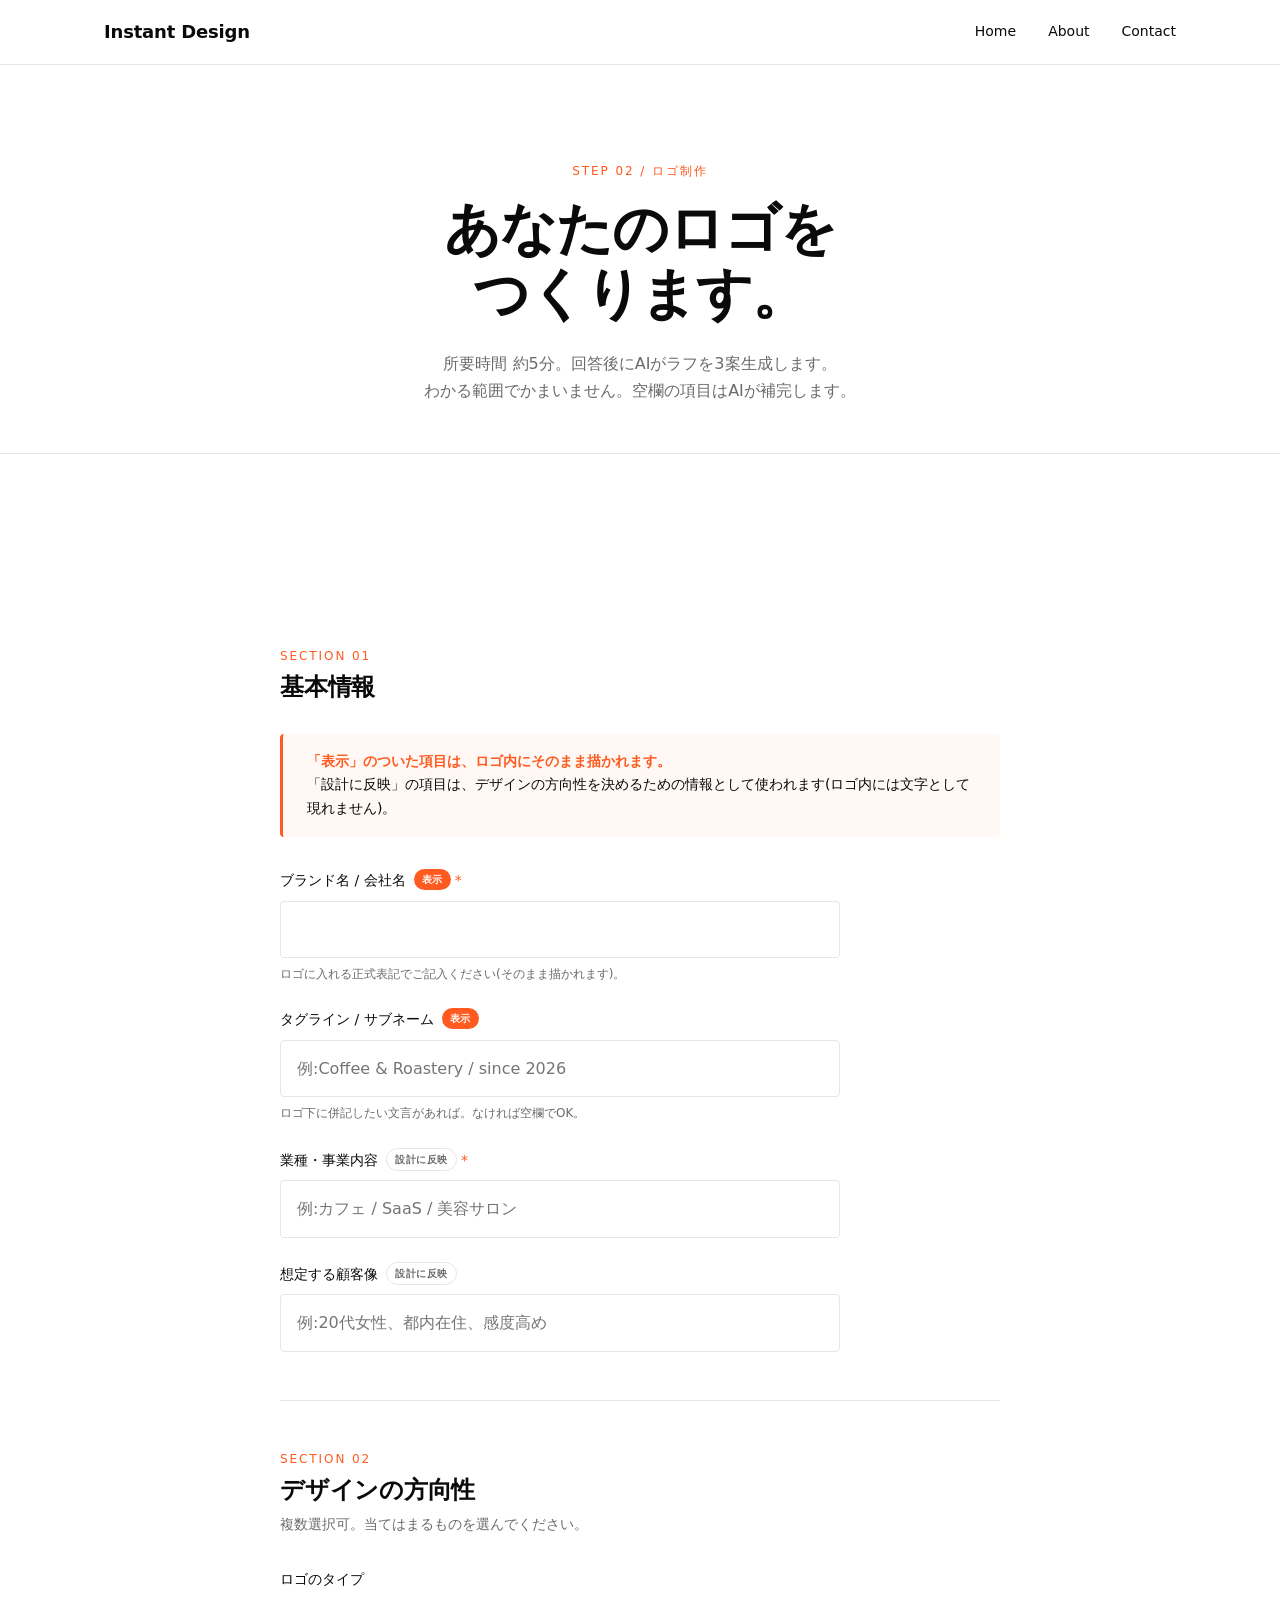
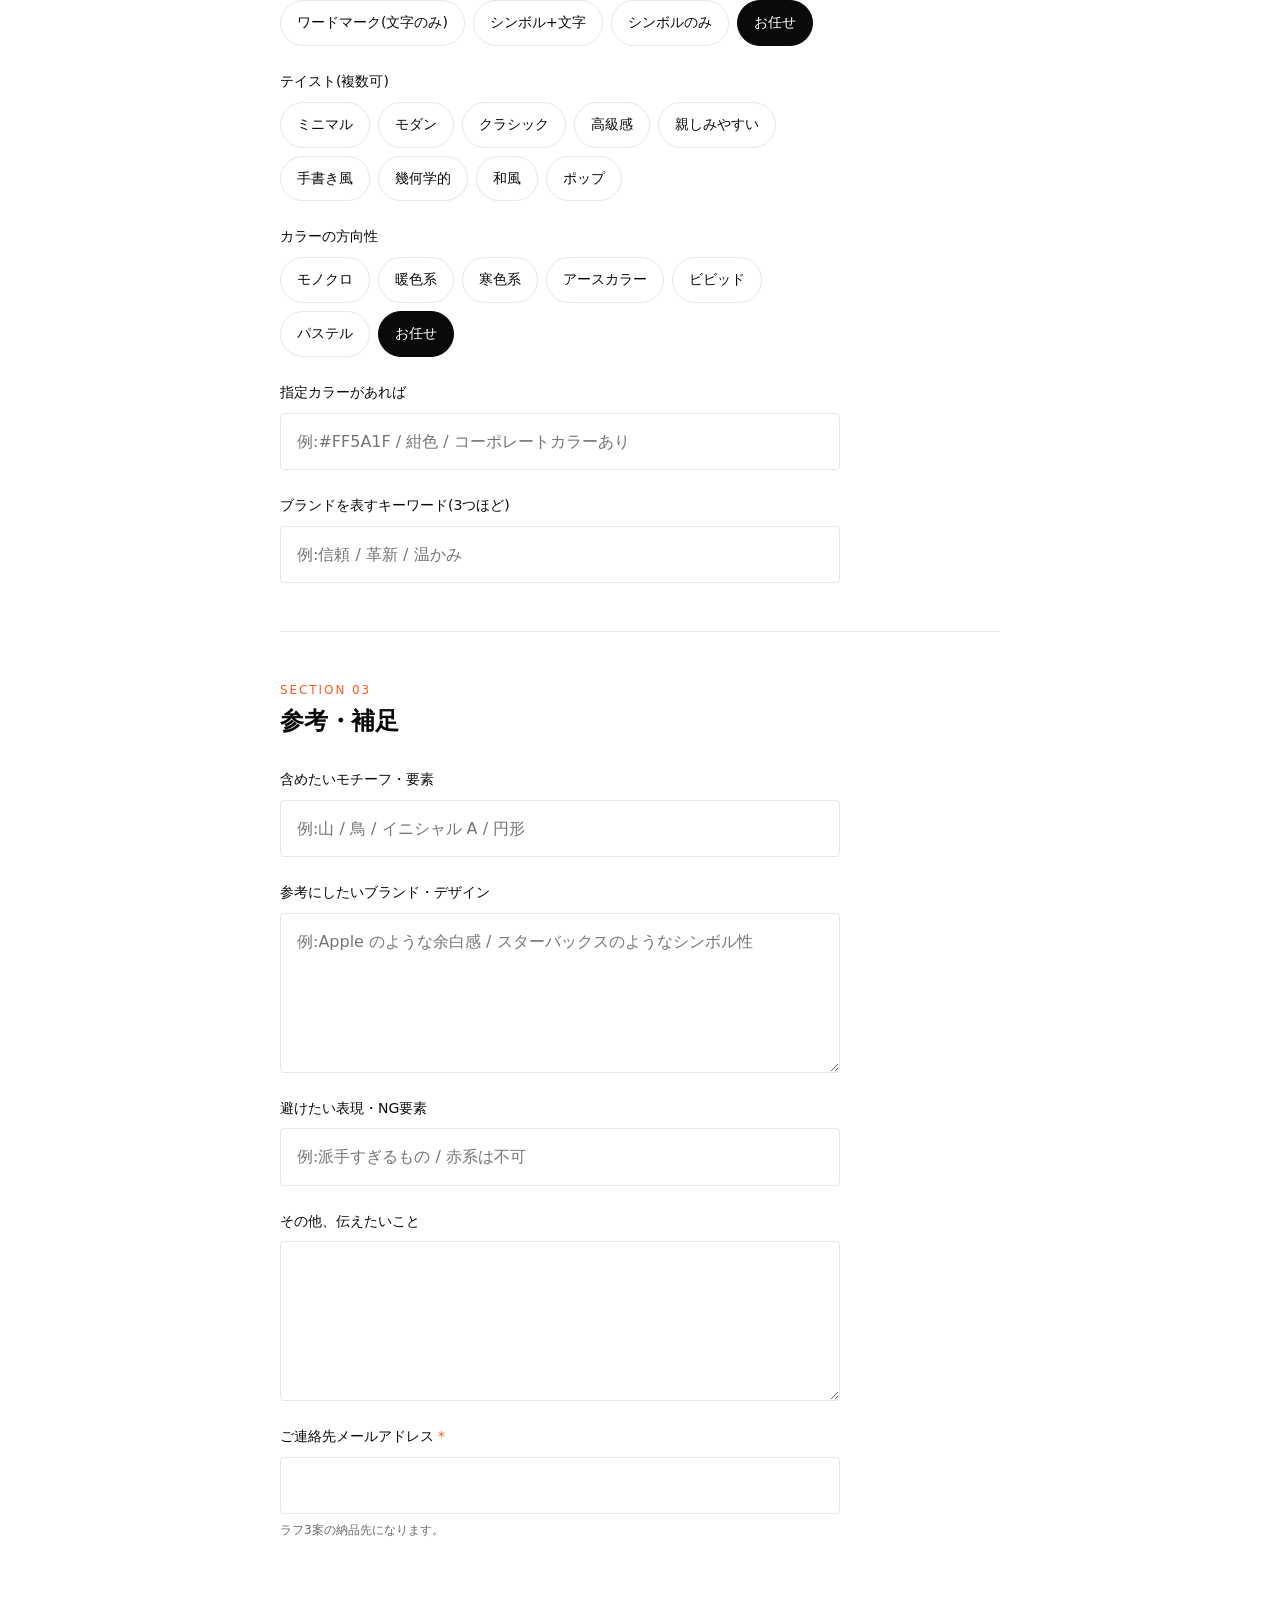
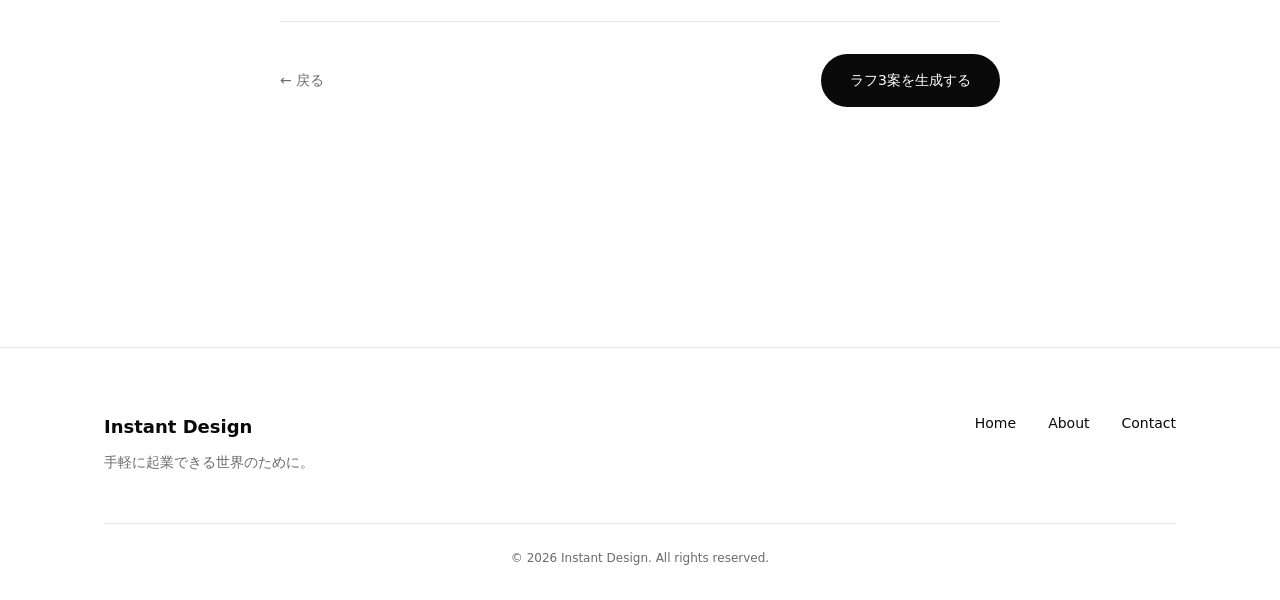
<file: create-logo.html>
<!doctype html>
<html lang="ja" data-brand="Instant Design" data-tagline="手軽に起業できる世界のために。">
<head>
  <meta charset="utf-8">
  <meta name="viewport" content="width=device-width, initial-scale=1">
  <title>ロゴ制作 — Instant Design</title>
  <meta name="description" content="ロゴ制作のためのヒアリング。所要時間5分。">
  <link rel="stylesheet" href="assets/css/main.css?v=20260508-2">
</head>
<body>

<header class="site-header">
  <div class="site-header__inner">
    <a href="index.html" class="brand" aria-label="Instant Design"></a>
    <nav class="nav">
      <a href="index.html">Home</a>
      <a href="about.html">About</a>
      <a href="contact.html">Contact</a>
    </nav>
  </div>
</header>

<main>

  <section class="page-head">
    <div class="container">
      <div class="page-head__eyebrow reveal">Step 02 / ロゴ制作</div>
      <h1 class="page-head__title reveal">あなたのロゴを<br>つくります。</h1>
      <p class="prose reveal" style="text-align:center; color:var(--color-muted); margin-top:var(--sp-4);">
        所要時間 約5分。回答後にAIがラフを3案生成します。<br>
        わかる範囲でかまいません。空欄の項目はAIが補完します。
      </p>
    </div>
  </section>

  <section>
    <div class="container">
      <form class="form-page"
            data-product-kind="logo"
            action="#"
            method="POST">
        <input type="hidden" name="_subject" value="【Instant Design】ロゴ制作リクエスト">
        <input type="hidden" name="_captcha" value="false">
        <input type="hidden" name="_template" value="table">
        <input type="hidden" name="_next" value="thanks.html">
        <input type="hidden" name="制作種別" value="ロゴ (¥5,000)">

        <!-- Section 01 -->
        <div class="form-section">
          <div class="form-section__head">
            <div class="form-section__num">SECTION 01</div>
            <h2 class="form-section__title">基本情報</h2>
          </div>

          <p class="section-callout">
            <strong>「表示」のついた項目は、ロゴ内にそのまま描かれます。</strong><br>
            「設計に反映」の項目は、デザインの方向性を決めるための情報として使われます(ロゴ内には文字として現れません)。
          </p>

          <div class="form" style="margin:0;">
            <div class="field field--required">
              <label for="brand-name">ブランド名 / 会社名<span class="field__badge">表示</span></label>
              <input id="brand-name" name="ブランド名" type="text" required>
              <div class="field__hint">ロゴに入れる正式表記でご記入ください(そのまま描かれます)。</div>
            </div>

            <div class="field">
              <label for="tagline">タグライン / サブネーム<span class="field__badge">表示</span></label>
              <input id="tagline" name="タグライン" type="text" placeholder="例:Coffee &amp; Roastery / since 2026">
              <div class="field__hint">ロゴ下に併記したい文言があれば。なければ空欄でOK。</div>
            </div>

            <div class="field field--required">
              <label for="industry">業種・事業内容<span class="field__badge field__badge--style">設計に反映</span></label>
              <input id="industry" name="業種" type="text" required placeholder="例:カフェ / SaaS / 美容サロン">
            </div>

            <div class="field">
              <label for="target">想定する顧客像<span class="field__badge field__badge--style">設計に反映</span></label>
              <input id="target" name="ターゲット" type="text" placeholder="例:20代女性、都内在住、感度高め">
            </div>
          </div>
        </div>

        <!-- Section 02 -->
        <div class="form-section">
          <div class="form-section__head">
            <div class="form-section__num">SECTION 02</div>
            <h2 class="form-section__title">デザインの方向性</h2>
            <p class="form-section__desc">複数選択可。当てはまるものを選んでください。</p>
          </div>

          <div class="form" style="margin:0;">
            <div class="field">
              <label>ロゴのタイプ</label>
              <div class="chip-group" role="group">
                <label><input type="radio" name="ロゴタイプ" value="ワードマーク(文字のみ)"><span class="chip">ワードマーク(文字のみ)</span></label>
                <label><input type="radio" name="ロゴタイプ" value="シンボル+文字"><span class="chip">シンボル+文字</span></label>
                <label><input type="radio" name="ロゴタイプ" value="シンボルのみ"><span class="chip">シンボルのみ</span></label>
                <label><input type="radio" name="ロゴタイプ" value="お任せ" checked><span class="chip">お任せ</span></label>
              </div>
            </div>

            <div class="field">
              <label>テイスト(複数可)</label>
              <div class="chip-group" role="group">
                <label><input type="checkbox" name="テイスト" value="ミニマル"><span class="chip">ミニマル</span></label>
                <label><input type="checkbox" name="テイスト" value="モダン"><span class="chip">モダン</span></label>
                <label><input type="checkbox" name="テイスト" value="クラシック"><span class="chip">クラシック</span></label>
                <label><input type="checkbox" name="テイスト" value="高級感"><span class="chip">高級感</span></label>
                <label><input type="checkbox" name="テイスト" value="親しみやすい"><span class="chip">親しみやすい</span></label>
                <label><input type="checkbox" name="テイスト" value="手書き風"><span class="chip">手書き風</span></label>
                <label><input type="checkbox" name="テイスト" value="幾何学的"><span class="chip">幾何学的</span></label>
                <label><input type="checkbox" name="テイスト" value="和風"><span class="chip">和風</span></label>
                <label><input type="checkbox" name="テイスト" value="ポップ"><span class="chip">ポップ</span></label>
              </div>
            </div>

            <div class="field">
              <label>カラーの方向性</label>
              <div class="chip-group" role="group">
                <label><input type="radio" name="カラー方向" value="モノクロ"><span class="chip">モノクロ</span></label>
                <label><input type="radio" name="カラー方向" value="暖色系"><span class="chip">暖色系</span></label>
                <label><input type="radio" name="カラー方向" value="寒色系"><span class="chip">寒色系</span></label>
                <label><input type="radio" name="カラー方向" value="アースカラー"><span class="chip">アースカラー</span></label>
                <label><input type="radio" name="カラー方向" value="ビビッド"><span class="chip">ビビッド</span></label>
                <label><input type="radio" name="カラー方向" value="パステル"><span class="chip">パステル</span></label>
                <label><input type="radio" name="カラー方向" value="お任せ" checked><span class="chip">お任せ</span></label>
              </div>
            </div>

            <div class="field">
              <label for="color-detail">指定カラーがあれば</label>
              <input id="color-detail" name="指定カラー" type="text" placeholder="例:#FF5A1F / 紺色 / コーポレートカラーあり">
            </div>

            <div class="field">
              <label for="keywords">ブランドを表すキーワード(3つほど)</label>
              <input id="keywords" name="キーワード" type="text" placeholder="例:信頼 / 革新 / 温かみ">
            </div>
          </div>
        </div>

        <!-- Section 03 -->
        <div class="form-section">
          <div class="form-section__head">
            <div class="form-section__num">SECTION 03</div>
            <h2 class="form-section__title">参考・補足</h2>
          </div>

          <div class="form" style="margin:0;">
            <div class="field">
              <label for="motif">含めたいモチーフ・要素</label>
              <input id="motif" name="モチーフ" type="text" placeholder="例:山 / 鳥 / イニシャル A / 円形">
            </div>

            <div class="field">
              <label for="reference">参考にしたいブランド・デザイン</label>
              <textarea id="reference" name="参考" placeholder="例:Apple のような余白感 / スターバックスのようなシンボル性"></textarea>
            </div>

            <div class="field">
              <label for="ng">避けたい表現・NG要素</label>
              <input id="ng" name="NG要素" type="text" placeholder="例:派手すぎるもの / 赤系は不可">
            </div>

            <div class="field">
              <label for="note">その他、伝えたいこと</label>
              <textarea id="note" name="自由記述"></textarea>
            </div>

            <div class="field field--required">
              <label for="email">ご連絡先メールアドレス</label>
              <input id="email" name="メールアドレス" type="email" required autocomplete="email">
              <div class="field__hint">ラフ3案の納品先になります。</div>
            </div>
          </div>
        </div>

        <div class="form-actions">
          <a href="create.html" class="form-back">← 戻る</a>
          <button type="submit" class="btn btn--primary">ラフ3案を生成する</button>
        </div>
      </form>
    </div>
  </section>

</main>

<footer class="site-footer">
  <div class="container">
    <div class="site-footer__top">
      <div>
        <div class="site-footer__brand"></div>
        <div class="site-footer__tag">手軽に起業できる世界のために。</div>
      </div>
      <nav class="site-footer__nav">
        <a href="index.html">Home</a>
        <a href="about.html">About</a>
        <a href="contact.html">Contact</a>
      </nav>
    </div>
    <div class="site-footer__copy">© 2026 Instant Design. All rights reserved.</div>
  </div>
</footer>

<script src="assets/js/main.js?v=20260508-2"></script>
<script src="assets/js/submit.js?v=20260508-2"></script>
</body>
</html>
</file>
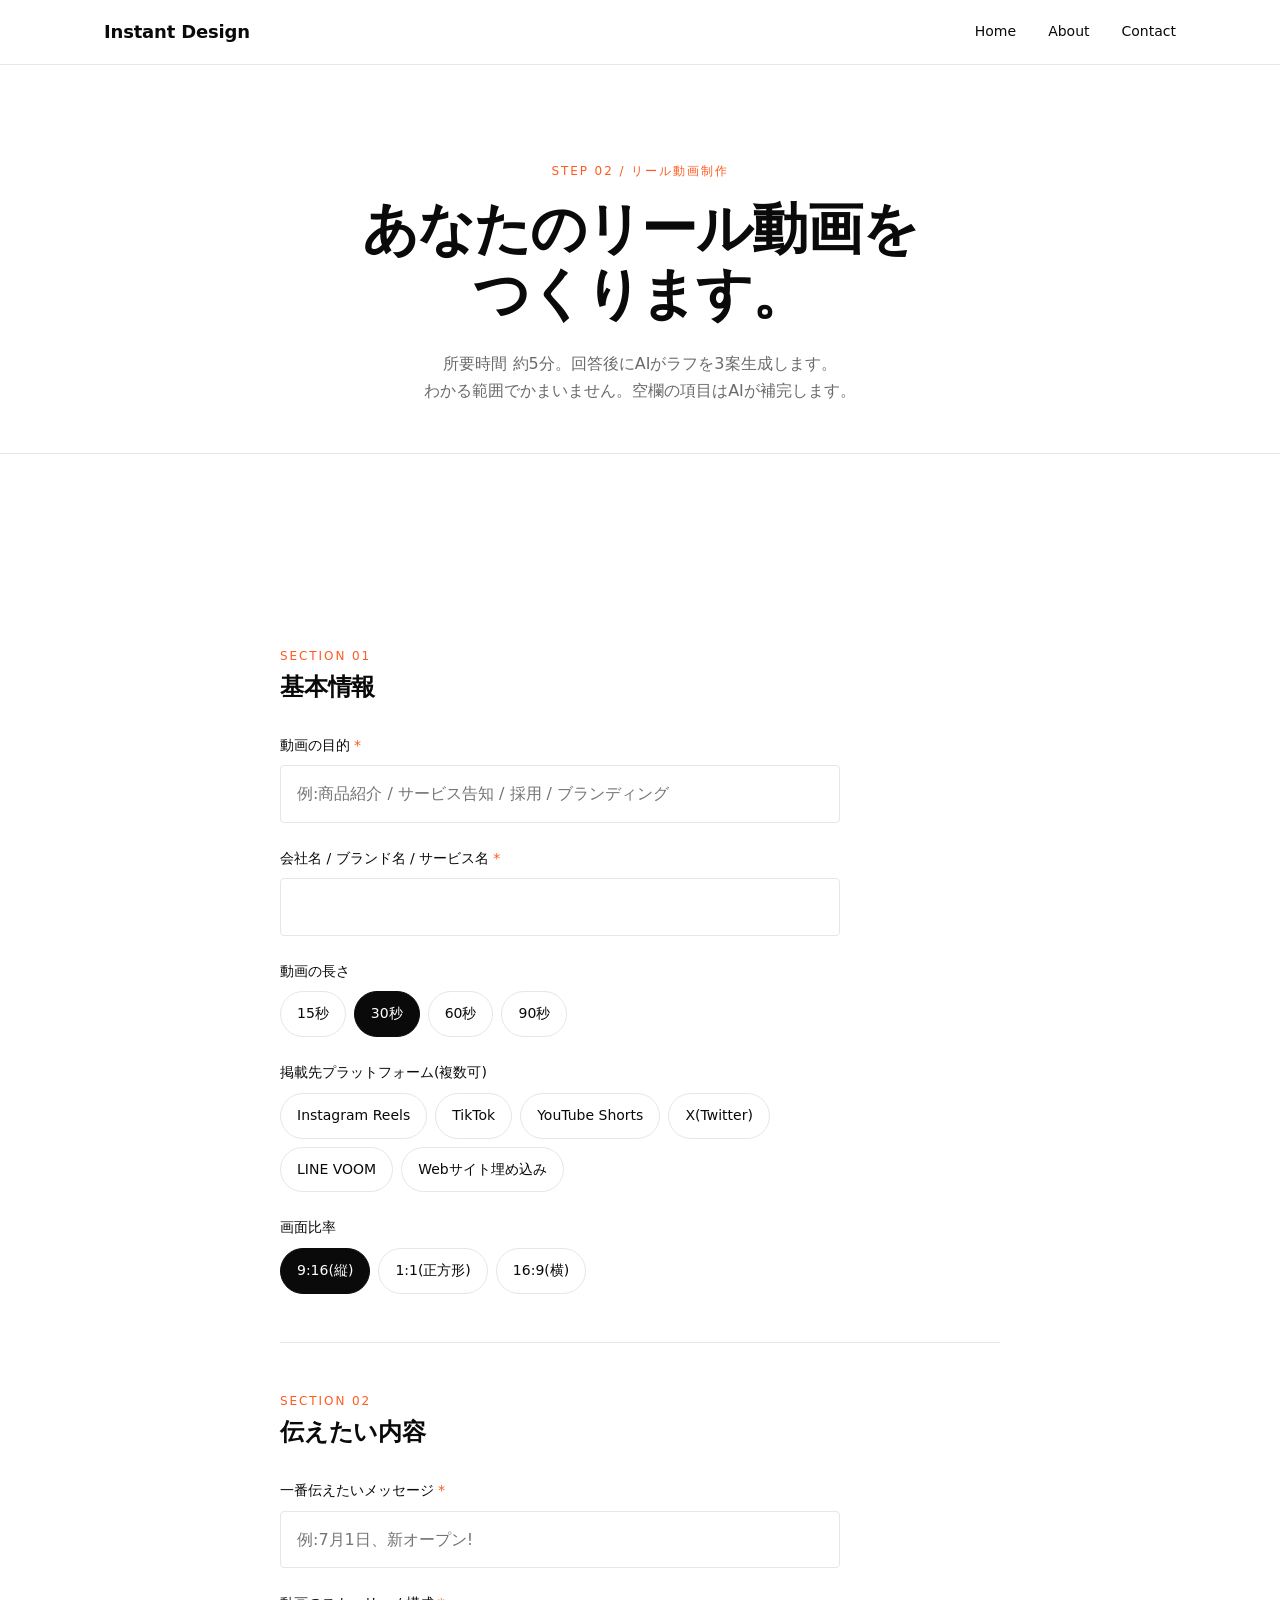
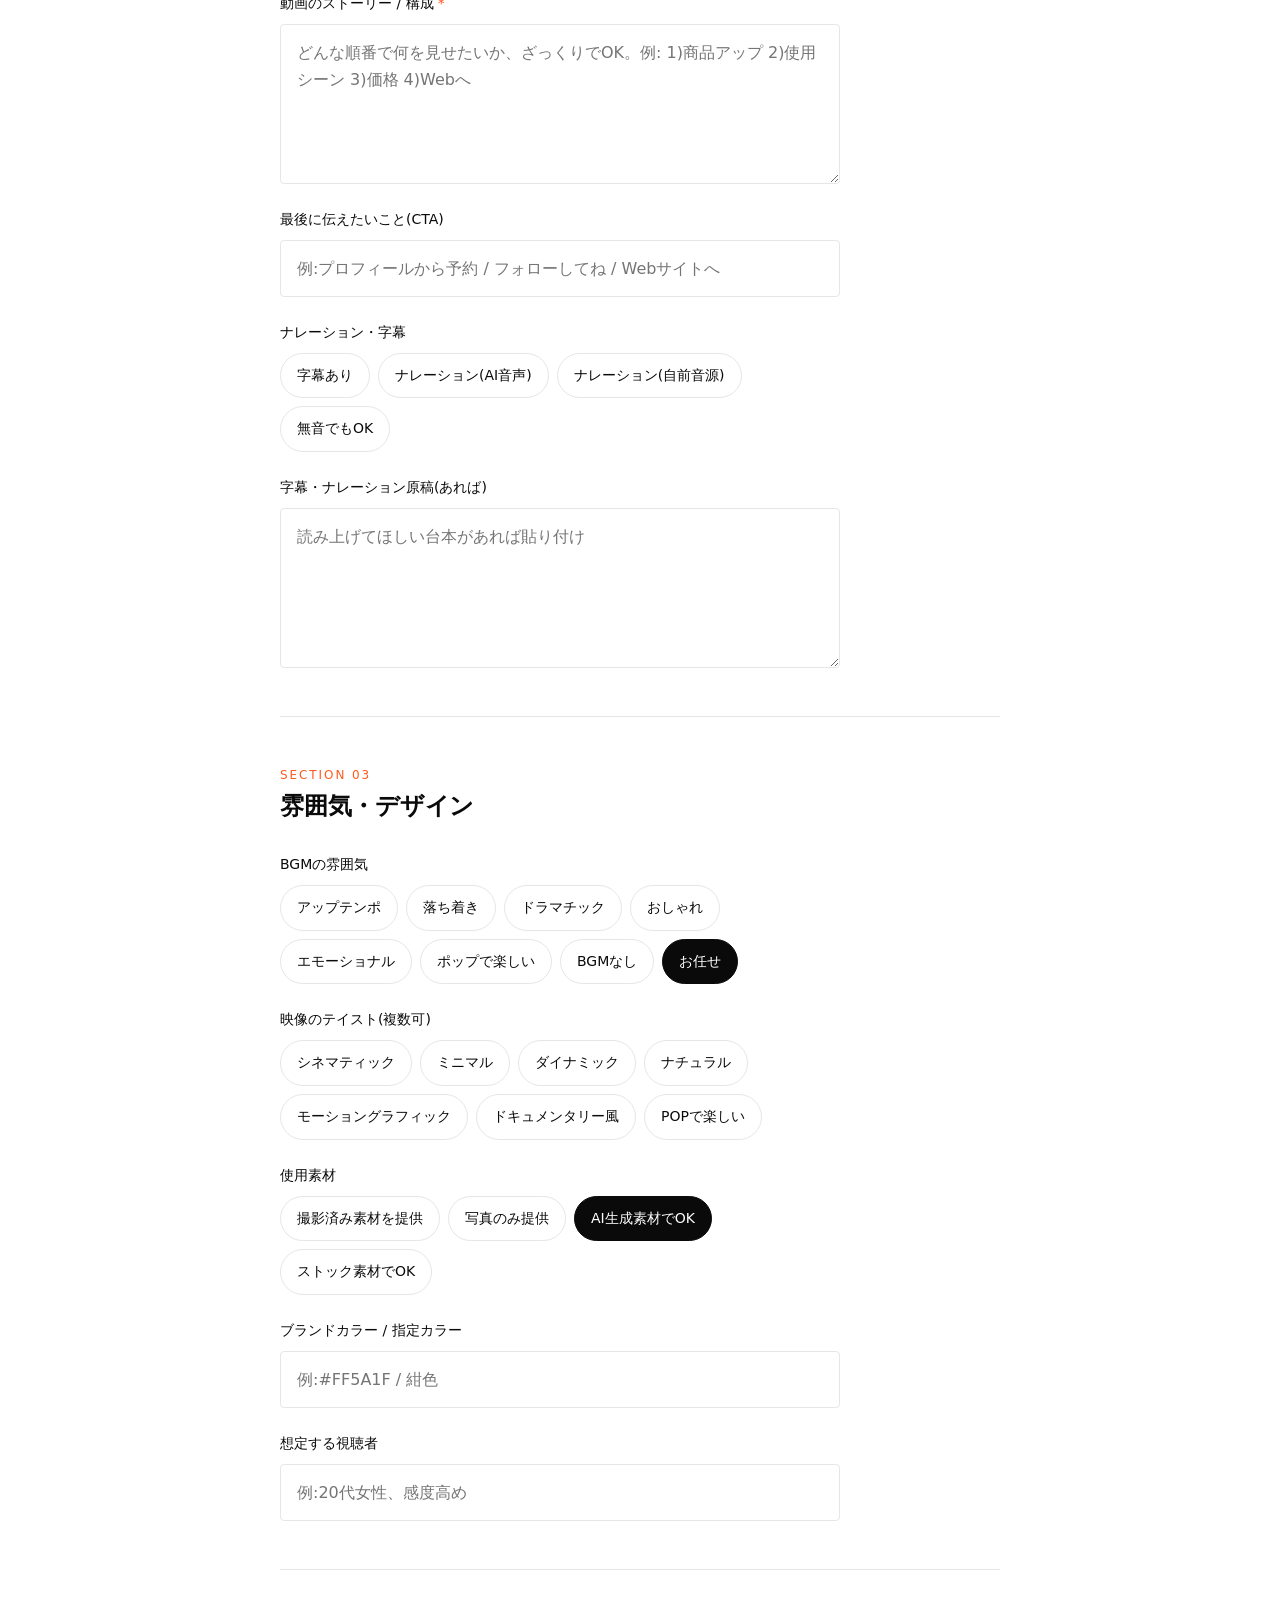
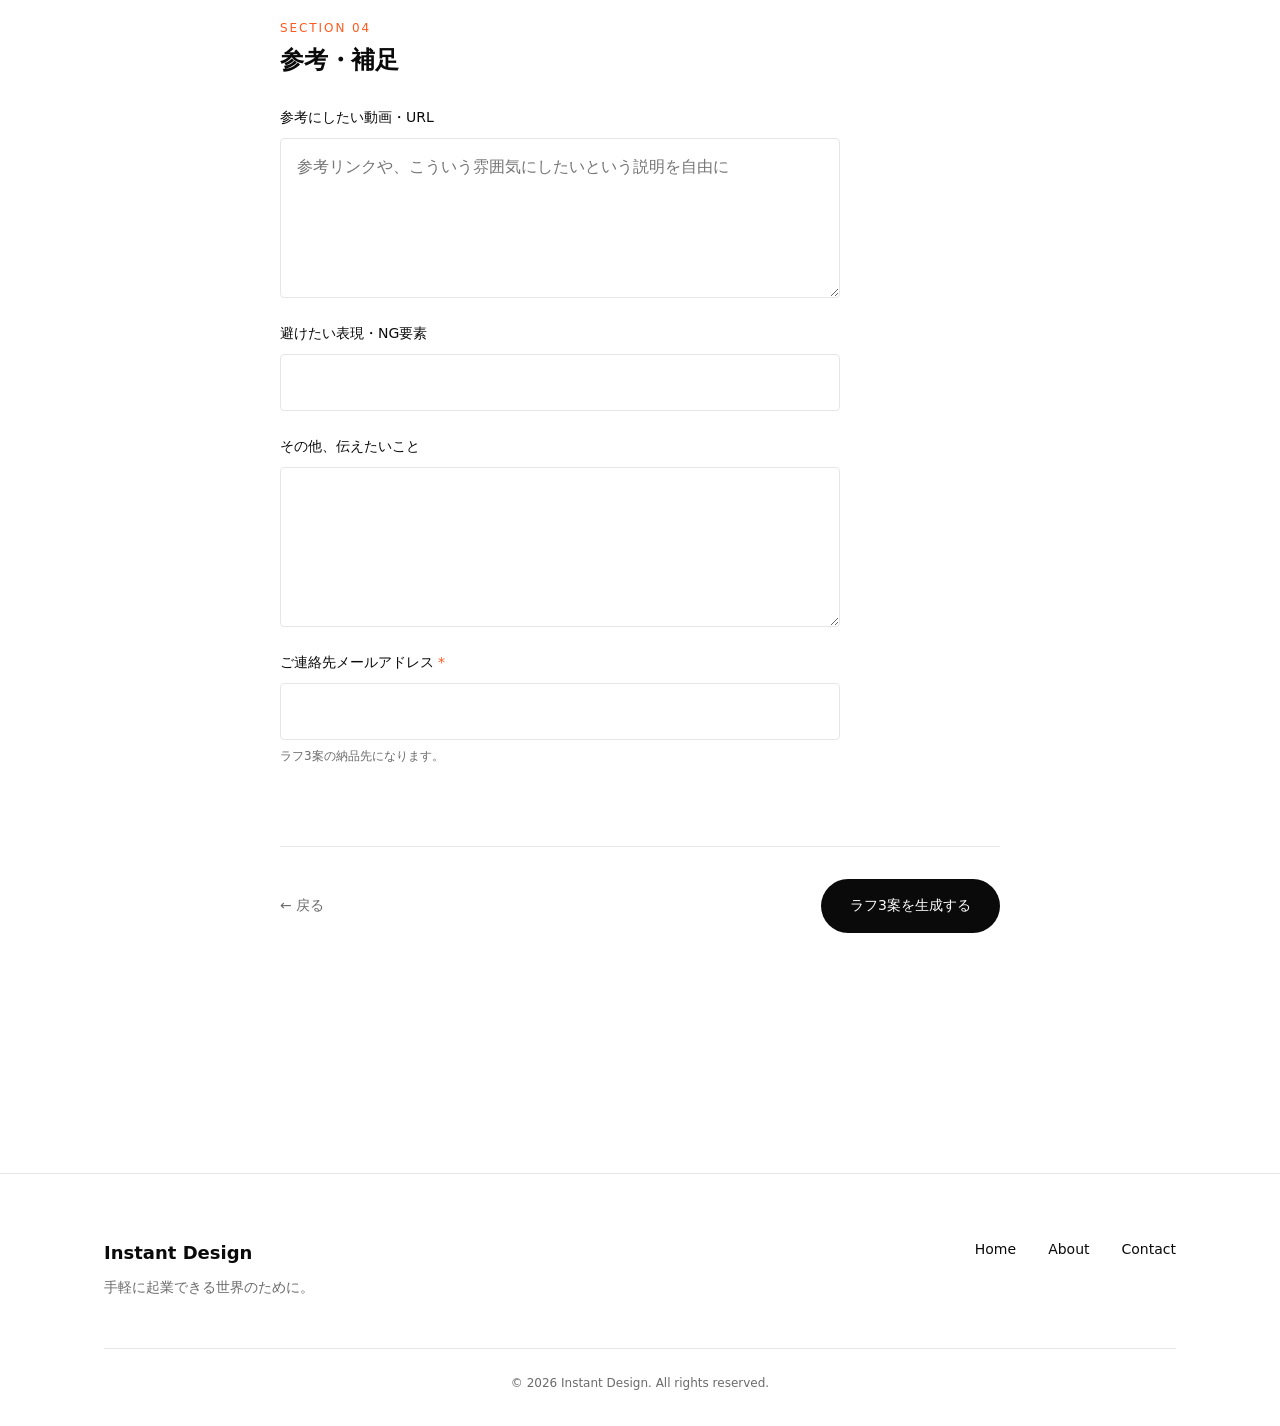
<file: create-reel.html>
<!doctype html>
<html lang="ja" data-brand="Instant Design" data-tagline="手軽に起業できる世界のために。">
<head>
  <meta charset="utf-8">
  <meta name="viewport" content="width=device-width, initial-scale=1">
  <title>リール動画制作 — Instant Design</title>
  <meta name="description" content="リール動画制作のためのヒアリング。所要時間5分。">
  <link rel="stylesheet" href="assets/css/main.css?v=20260508-2">
</head>
<body>

<header class="site-header">
  <div class="site-header__inner">
    <a href="index.html" class="brand" aria-label="Instant Design"></a>
    <nav class="nav">
      <a href="index.html">Home</a>
      <a href="about.html">About</a>
      <a href="contact.html">Contact</a>
    </nav>
  </div>
</header>

<main>

  <section class="page-head">
    <div class="container">
      <div class="page-head__eyebrow reveal">Step 02 / リール動画制作</div>
      <h1 class="page-head__title reveal">あなたのリール動画を<br>つくります。</h1>
      <p class="prose reveal" style="text-align:center; color:var(--color-muted); margin-top:var(--sp-4);">
        所要時間 約5分。回答後にAIがラフを3案生成します。<br>
        わかる範囲でかまいません。空欄の項目はAIが補完します。
      </p>
    </div>
  </section>

  <section>
    <div class="container">
      <form class="form-page"
            data-product-kind="reel"
            action="#"
            method="POST">
        <input type="hidden" name="_subject" value="【Instant Design】リール動画制作リクエスト">
        <input type="hidden" name="_captcha" value="false">
        <input type="hidden" name="_template" value="table">
        <input type="hidden" name="_next" value="thanks.html">
        <input type="hidden" name="制作種別" value="リール動画 (¥15,000)">

        <!-- Section 01 -->
        <div class="form-section">
          <div class="form-section__head">
            <div class="form-section__num">SECTION 01</div>
            <h2 class="form-section__title">基本情報</h2>
          </div>

          <div class="form" style="margin:0;">
            <div class="field field--required">
              <label for="purpose">動画の目的</label>
              <input id="purpose" name="目的" type="text" required placeholder="例:商品紹介 / サービス告知 / 採用 / ブランディング">
            </div>

            <div class="field field--required">
              <label for="brand-name">会社名 / ブランド名 / サービス名</label>
              <input id="brand-name" name="ブランド名" type="text" required>
            </div>

            <div class="field">
              <label>動画の長さ</label>
              <div class="chip-group" role="group">
                <label><input type="radio" name="長さ" value="15秒"><span class="chip">15秒</span></label>
                <label><input type="radio" name="長さ" value="30秒" checked><span class="chip">30秒</span></label>
                <label><input type="radio" name="長さ" value="60秒"><span class="chip">60秒</span></label>
                <label><input type="radio" name="長さ" value="90秒"><span class="chip">90秒</span></label>
              </div>
            </div>

            <div class="field">
              <label>掲載先プラットフォーム(複数可)</label>
              <div class="chip-group" role="group">
                <label><input type="checkbox" name="掲載先" value="Instagram Reels"><span class="chip">Instagram Reels</span></label>
                <label><input type="checkbox" name="掲載先" value="TikTok"><span class="chip">TikTok</span></label>
                <label><input type="checkbox" name="掲載先" value="YouTube Shorts"><span class="chip">YouTube Shorts</span></label>
                <label><input type="checkbox" name="掲載先" value="X(Twitter)"><span class="chip">X(Twitter)</span></label>
                <label><input type="checkbox" name="掲載先" value="LINE VOOM"><span class="chip">LINE VOOM</span></label>
                <label><input type="checkbox" name="掲載先" value="Webサイト埋め込み"><span class="chip">Webサイト埋め込み</span></label>
              </div>
            </div>

            <div class="field">
              <label>画面比率</label>
              <div class="chip-group" role="group">
                <label><input type="radio" name="比率" value="9:16(縦)" checked><span class="chip">9:16(縦)</span></label>
                <label><input type="radio" name="比率" value="1:1(正方形)"><span class="chip">1:1(正方形)</span></label>
                <label><input type="radio" name="比率" value="16:9(横)"><span class="chip">16:9(横)</span></label>
              </div>
            </div>
          </div>
        </div>

        <!-- Section 02 -->
        <div class="form-section">
          <div class="form-section__head">
            <div class="form-section__num">SECTION 02</div>
            <h2 class="form-section__title">伝えたい内容</h2>
          </div>

          <div class="form" style="margin:0;">
            <div class="field field--required">
              <label for="message">一番伝えたいメッセージ</label>
              <input id="message" name="メッセージ" type="text" required placeholder="例:7月1日、新オープン!">
            </div>

            <div class="field field--required">
              <label for="story">動画のストーリー / 構成</label>
              <textarea id="story" name="ストーリー" required placeholder="どんな順番で何を見せたいか、ざっくりでOK。例: 1)商品アップ 2)使用シーン 3)価格 4)Webへ"></textarea>
            </div>

            <div class="field">
              <label for="cta">最後に伝えたいこと(CTA)</label>
              <input id="cta" name="CTA" type="text" placeholder="例:プロフィールから予約 / フォローしてね / Webサイトへ">
            </div>

            <div class="field">
              <label>ナレーション・字幕</label>
              <div class="chip-group" role="group">
                <label><input type="checkbox" name="音声字幕" value="字幕あり"><span class="chip">字幕あり</span></label>
                <label><input type="checkbox" name="音声字幕" value="ナレーションあり(AI音声)"><span class="chip">ナレーション(AI音声)</span></label>
                <label><input type="checkbox" name="音声字幕" value="ナレーションあり(自前音源)"><span class="chip">ナレーション(自前音源)</span></label>
                <label><input type="checkbox" name="音声字幕" value="無音でもOK"><span class="chip">無音でもOK</span></label>
              </div>
            </div>

            <div class="field">
              <label for="caption">字幕・ナレーション原稿(あれば)</label>
              <textarea id="caption" name="原稿" placeholder="読み上げてほしい台本があれば貼り付け"></textarea>
            </div>
          </div>
        </div>

        <!-- Section 03 -->
        <div class="form-section">
          <div class="form-section__head">
            <div class="form-section__num">SECTION 03</div>
            <h2 class="form-section__title">雰囲気・デザイン</h2>
          </div>

          <div class="form" style="margin:0;">
            <div class="field">
              <label>BGMの雰囲気</label>
              <div class="chip-group" role="group">
                <label><input type="radio" name="BGM" value="アップテンポ"><span class="chip">アップテンポ</span></label>
                <label><input type="radio" name="BGM" value="落ち着き"><span class="chip">落ち着き</span></label>
                <label><input type="radio" name="BGM" value="ドラマチック"><span class="chip">ドラマチック</span></label>
                <label><input type="radio" name="BGM" value="おしゃれ"><span class="chip">おしゃれ</span></label>
                <label><input type="radio" name="BGM" value="エモーショナル"><span class="chip">エモーショナル</span></label>
                <label><input type="radio" name="BGM" value="ポップで楽しい"><span class="chip">ポップで楽しい</span></label>
                <label><input type="radio" name="BGM" value="BGMなし"><span class="chip">BGMなし</span></label>
                <label><input type="radio" name="BGM" value="お任せ" checked><span class="chip">お任せ</span></label>
              </div>
            </div>

            <div class="field">
              <label>映像のテイスト(複数可)</label>
              <div class="chip-group" role="group">
                <label><input type="checkbox" name="映像テイスト" value="シネマティック"><span class="chip">シネマティック</span></label>
                <label><input type="checkbox" name="映像テイスト" value="ミニマル"><span class="chip">ミニマル</span></label>
                <label><input type="checkbox" name="映像テイスト" value="ダイナミック"><span class="chip">ダイナミック</span></label>
                <label><input type="checkbox" name="映像テイスト" value="ナチュラル"><span class="chip">ナチュラル</span></label>
                <label><input type="checkbox" name="映像テイスト" value="モーショングラフィック"><span class="chip">モーショングラフィック</span></label>
                <label><input type="checkbox" name="映像テイスト" value="ドキュメンタリー風"><span class="chip">ドキュメンタリー風</span></label>
                <label><input type="checkbox" name="映像テイスト" value="POPで楽しい"><span class="chip">POPで楽しい</span></label>
              </div>
            </div>

            <div class="field">
              <label>使用素材</label>
              <div class="chip-group" role="group">
                <label><input type="radio" name="素材" value="撮影済み素材を提供"><span class="chip">撮影済み素材を提供</span></label>
                <label><input type="radio" name="素材" value="写真のみ提供"><span class="chip">写真のみ提供</span></label>
                <label><input type="radio" name="素材" value="AI生成素材でOK" checked><span class="chip">AI生成素材でOK</span></label>
                <label><input type="radio" name="素材" value="ストック素材でOK"><span class="chip">ストック素材でOK</span></label>
              </div>
            </div>

            <div class="field">
              <label for="color-detail">ブランドカラー / 指定カラー</label>
              <input id="color-detail" name="指定カラー" type="text" placeholder="例:#FF5A1F / 紺色">
            </div>

            <div class="field">
              <label for="target">想定する視聴者</label>
              <input id="target" name="ターゲット" type="text" placeholder="例:20代女性、感度高め">
            </div>
          </div>
        </div>

        <!-- Section 04 -->
        <div class="form-section">
          <div class="form-section__head">
            <div class="form-section__num">SECTION 04</div>
            <h2 class="form-section__title">参考・補足</h2>
          </div>

          <div class="form" style="margin:0;">
            <div class="field">
              <label for="reference">参考にしたい動画・URL</label>
              <textarea id="reference" name="参考" placeholder="参考リンクや、こういう雰囲気にしたいという説明を自由に"></textarea>
            </div>

            <div class="field">
              <label for="ng">避けたい表現・NG要素</label>
              <input id="ng" name="NG要素" type="text">
            </div>

            <div class="field">
              <label for="note">その他、伝えたいこと</label>
              <textarea id="note" name="自由記述"></textarea>
            </div>

            <div class="field field--required">
              <label for="email">ご連絡先メールアドレス</label>
              <input id="email" name="メールアドレス" type="email" required autocomplete="email">
              <div class="field__hint">ラフ3案の納品先になります。</div>
            </div>
          </div>
        </div>

        <div class="form-actions">
          <a href="create.html" class="form-back">← 戻る</a>
          <button type="submit" class="btn btn--primary">ラフ3案を生成する</button>
        </div>
      </form>
    </div>
  </section>

</main>

<footer class="site-footer">
  <div class="container">
    <div class="site-footer__top">
      <div>
        <div class="site-footer__brand"></div>
        <div class="site-footer__tag">手軽に起業できる世界のために。</div>
      </div>
      <nav class="site-footer__nav">
        <a href="index.html">Home</a>
        <a href="about.html">About</a>
        <a href="contact.html">Contact</a>
      </nav>
    </div>
    <div class="site-footer__copy">© 2026 Instant Design. All rights reserved.</div>
  </div>
</footer>

<script src="assets/js/main.js?v=20260508-2"></script>
<script src="assets/js/submit.js?v=20260508-2"></script>
</body>
</html>
</file>
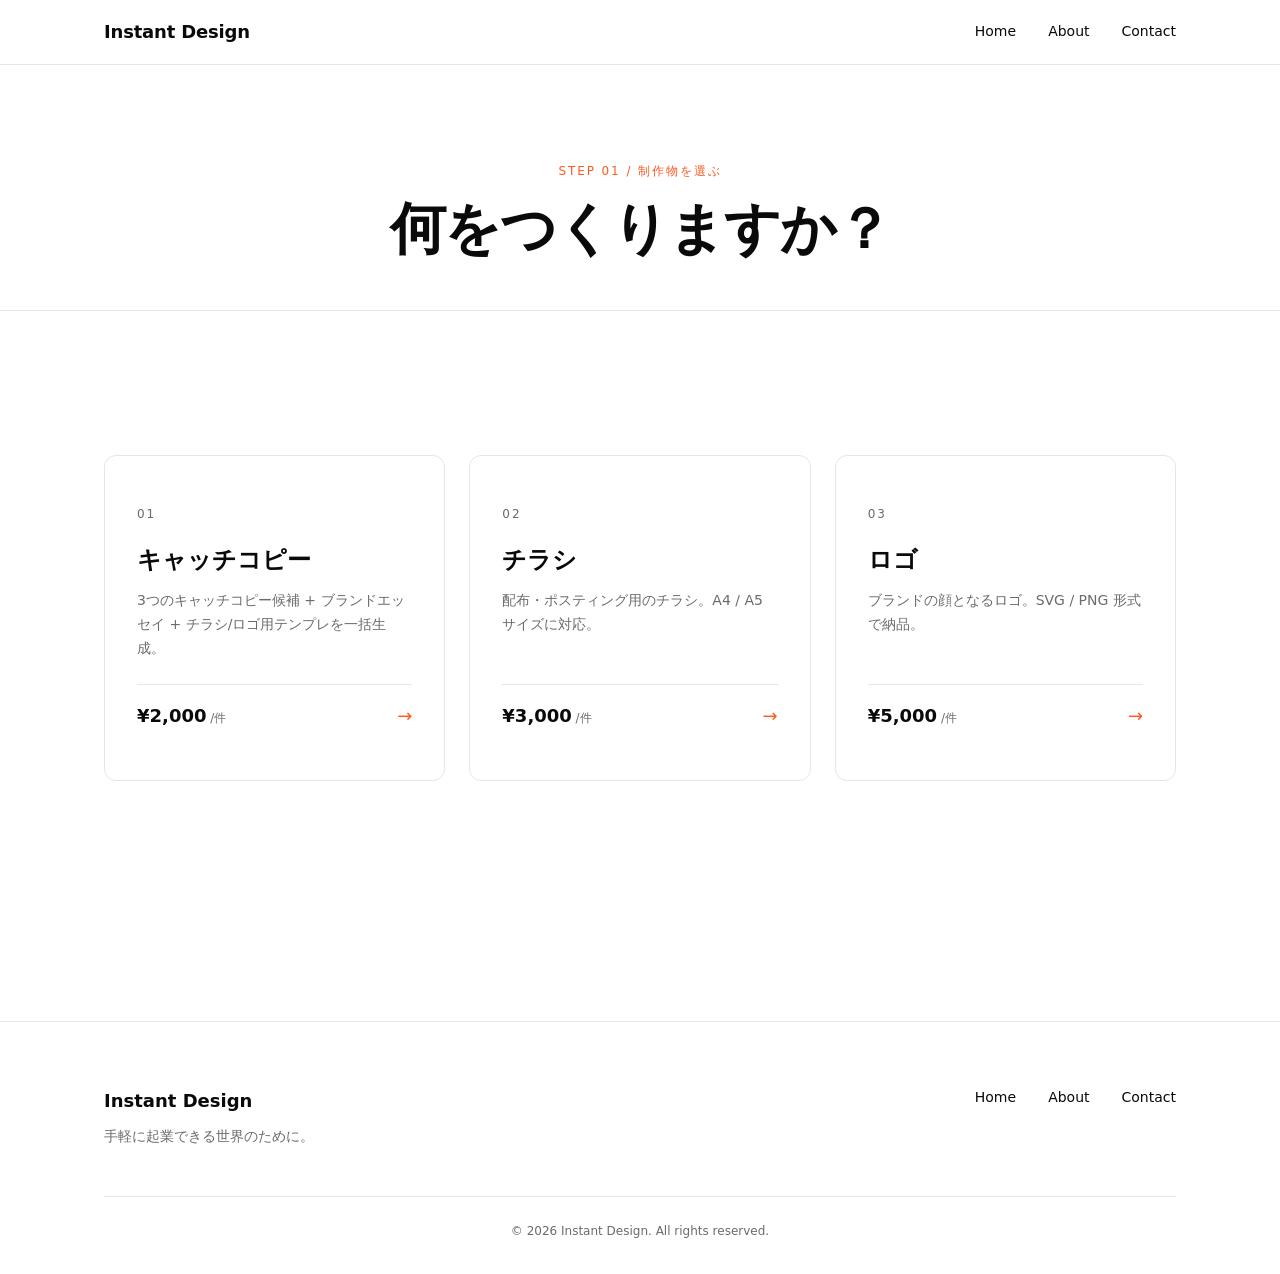
<file: create.html>
<!doctype html>
<html lang="ja" data-brand="Instant Design" data-tagline="手軽に起業できる世界のために。">
<head>
  <meta charset="utf-8">
  <meta name="viewport" content="width=device-width, initial-scale=1">
  <title>つくる — Instant Design</title>
  <meta name="description" content="制作するものを選んでください。キャッチコピー・チラシ・ロゴに対応。">
  <link rel="stylesheet" href="assets/css/main.css?v=20260508-2">
</head>
<body>

<header class="site-header">
  <div class="site-header__inner">
    <a href="index.html" class="brand" aria-label="Instant Design"></a>
    <nav class="nav">
      <a href="index.html">Home</a>
      <a href="about.html">About</a>
      <a href="contact.html">Contact</a>
    </nav>
  </div>
</header>

<main>

  <section class="page-head">
    <div class="container">
      <div class="page-head__eyebrow reveal">Step 01 / 制作物を選ぶ</div>
      <h1 class="page-head__title reveal">何をつくりますか？</h1>
    </div>
  </section>

  <section>
    <div class="container">
      <div class="choices">

        <a href="create-copy.html" class="choice reveal" data-product="copy">
          <div>
            <div class="choice__num">01</div>
            <div class="choice__name">キャッチコピー</div>
            <p class="choice__desc">3つのキャッチコピー候補 + ブランドエッセイ + チラシ/ロゴ用テンプレを一括生成。</p>
          </div>
          <div class="choice__foot">
            <span class="choice__price">¥2,000<span> /件</span></span>
            <span class="choice__arrow">→</span>
          </div>
        </a>

        <a href="create-flyer.html" class="choice reveal" data-product="flyer">
          <div>
            <div class="choice__num">02</div>
            <div class="choice__name">チラシ</div>
            <p class="choice__desc">配布・ポスティング用のチラシ。A4 / A5 サイズに対応。</p>
          </div>
          <div class="choice__foot">
            <span class="choice__price">¥3,000<span> /件</span></span>
            <span class="choice__arrow">→</span>
          </div>
        </a>

        <a href="create-logo.html" class="choice reveal" data-product="logo">
          <div>
            <div class="choice__num">03</div>
            <div class="choice__name">ロゴ</div>
            <p class="choice__desc">ブランドの顔となるロゴ。SVG / PNG 形式で納品。</p>
          </div>
          <div class="choice__foot">
            <span class="choice__price">¥5,000<span> /件</span></span>
            <span class="choice__arrow">→</span>
          </div>
        </a>

        <!-- 以下、Phase 2.x で順次公開予定。現在は非表示。
        <a href="#" class="choice reveal" data-product="tshirt">...</a>
        <a href="#" class="choice reveal" data-product="hp">...</a>
        <a href="contact.html" class="choice reveal" data-product="other">...</a>
        -->

      </div>
    </div>
  </section>

</main>

<footer class="site-footer">
  <div class="container">
    <div class="site-footer__top">
      <div>
        <div class="site-footer__brand"></div>
        <div class="site-footer__tag">手軽に起業できる世界のために。</div>
      </div>
      <nav class="site-footer__nav">
        <a href="index.html">Home</a>
        <a href="about.html">About</a>
        <a href="contact.html">Contact</a>
      </nav>
    </div>
    <div class="site-footer__copy">© 2026 Instant Design. All rights reserved.</div>
  </div>
</footer>

<script src="assets/js/main.js?v=20260508-2"></script>
</body>
</html>
</file>
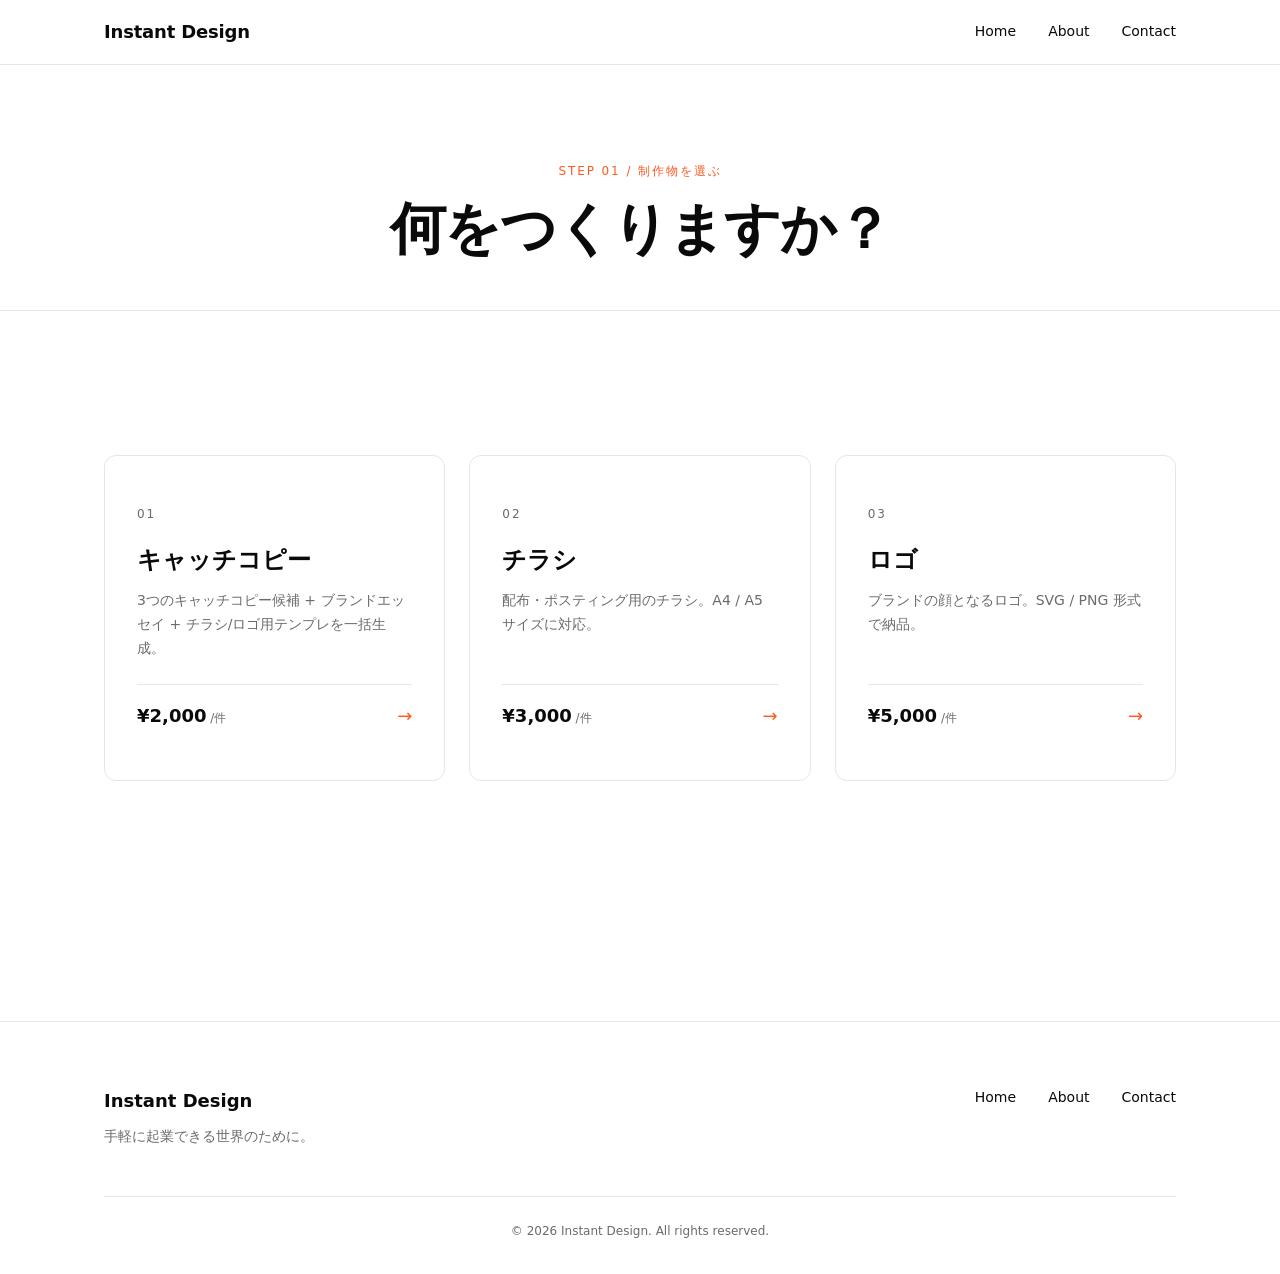
<file: final.html>
<!doctype html>
<html lang="ja" data-brand="Instant Design" data-tagline="手軽に起業できる世界のために。">
<head>
  <meta charset="utf-8">
  <meta name="viewport" content="width=device-width, initial-scale=1">
  <title>本制作 — Instant Design</title>
  <link rel="stylesheet" href="assets/css/main.css?v=20260508-2">
</head>
<body>

<header class="site-header">
  <div class="site-header__inner">
    <a href="index.html" class="brand" aria-label="Instant Design"></a>
    <nav class="nav">
      <a href="index.html">Home</a>
      <a href="about.html">About</a>
      <a href="contact.html">Contact</a>
    </nav>
  </div>
</header>

<main>

  <section class="page-head">
    <div class="container">
      <div class="page-head__eyebrow">Step 05 / 本制作</div>
      <h1 class="page-head__title" id="result-title">本制作を生成中…</h1>
    </div>
  </section>

  <section>
    <div class="container">

      <div id="status" class="result-status">
        <div class="spinner" aria-hidden="true"></div>
        <p class="result-status__msg">フィードバックを反映した本制作版を生成しています。</p>
        <p class="result-status__sub">通常 60〜120 秒ほどかかります。</p>
      </div>

      <div id="final" class="preview-stage" style="display:none;">
        <div>
          <div class="preview-stage__media" id="final-media" data-aspect="1:1">
            <img id="final-img" alt="">
            <div class="text-overlay" data-overlay></div>
          </div>
        </div>
        <div class="preview-stage__side">
          <h2 id="final-title" style="font-size:var(--fs-xl); margin-bottom:var(--sp-3);">…</h2>
          <p style="color:var(--color-muted); font-size:var(--fs-sm);">
            本制作版が完成しました。<br>
            内容を確認のうえ、ダウンロードしてください。
          </p>

          <div class="download-actions">
            <button class="btn btn--primary" id="download-png">PNG をダウンロード</button>
            <button class="btn btn--ghost"  id="download-bg">背景画像のみダウンロード</button>
          </div>

          <p style="font-size:var(--fs-xs); color:var(--color-muted); margin-top:var(--sp-4);">
            ※ 文字レイヤーは画像と分離しています。Canva 等で再編集される場合は、<br>
            「背景画像のみダウンロード」を使い、Canva 上でテキストを追加してください。
          </p>

          <div style="margin-top:var(--sp-5); padding-top:var(--sp-5); border-top:1px solid var(--color-line);">
            <a href="select.html" class="form-back">← フィードバックを再入力</a>
          </div>
        </div>
      </div>

      <div id="error-box" style="display:none; text-align:center;">
        <p id="error-msg" style="color:var(--color-fg); font-size:var(--fs-lg);"></p>
        <p style="color:var(--color-muted); font-size:var(--fs-sm); margin-top:var(--sp-3);">
          バックエンドが起動しているか確認してください(http://localhost:3000/api/health)。
        </p>
        <p style="margin-top:var(--sp-5);"><a href="select.html" class="btn btn--ghost">前の画面に戻る</a></p>
      </div>

    </div>
  </section>

</main>

<footer class="site-footer">
  <div class="container">
    <div class="site-footer__copy">© 2026 Instant Design. All rights reserved.</div>
  </div>
</footer>

<script src="assets/js/main.js?v=20260508-2"></script>
<script>
(() => {
  const API_BASE = "http://localhost:3000";
  const KIND_LABEL = { flyer: "チラシ", logo: "ロゴ" };

  const resultRaw = sessionStorage.getItem("instantDesign:result");
  const idx = Number(sessionStorage.getItem("instantDesign:selectedIndex"));
  const fb  = JSON.parse(sessionStorage.getItem("instantDesign:feedback") || "{}");
  if (!resultRaw || Number.isNaN(idx)) { location.href = "create.html"; return; }
  const data = JSON.parse(resultRaw);
  const selectedDraft = data.drafts[idx];

  const statusEl = document.getElementById("status");
  const finalEl  = document.getElementById("final");
  const errEl    = document.getElementById("error-box");
  const errMsg   = document.getElementById("error-msg");
  const titleEl  = document.getElementById("result-title");

  fetch(`${API_BASE}/api/render/${data.kind}`, {
    method: "POST",
    headers: { "Content-Type": "application/json" },
    body: JSON.stringify({ form: data.form, selectedDraft, feedback: fb }),
  })
    .then((r) => r.json().then((d) => ({ ok: r.ok, d })))
    .then(({ ok, d }) => {
      if (!ok) throw new Error(d.error || "本制作の生成に失敗しました");
      sessionStorage.setItem("instantDesign:final", JSON.stringify(d));
      renderFinal(d);
    })
    .catch((err) => {
      titleEl.textContent = "生成に失敗しました";
      statusEl.style.display = "none";
      errEl.style.display = "block";
      errMsg.textContent = err.message;
    });

  function renderFinal(d) {
    const f = d.final;
    titleEl.textContent = `${KIND_LABEL[d.kind] || "デザイン"}本制作版`;
    document.getElementById("final-title").textContent = f.title;
    statusEl.style.display = "none";
    finalEl.style.display = "grid";

    const media = document.getElementById("final-media");
    media.dataset.aspect = d.aspect || "1:1";
    media.style.background = f.bg_color || "#fff";
    document.getElementById("final-img").src = `${API_BASE}${f.url}`;
    renderLayers(f.layers || [], media.querySelector("[data-overlay]"));

    document.getElementById("download-bg").addEventListener("click", () => {
      window.open(`${API_BASE}${f.url}`, "_blank");
    });
    document.getElementById("download-png").addEventListener("click", () => downloadComposite(d));
  }

  function renderLayers(layers, container) {
    container.innerHTML = "";
    layers.forEach((l) => {
      if (!l || !l.text) return;
      const el = document.createElement("span");
      el.className = "overlay-text";
      el.textContent = l.text;
      const ffMap = {
        serif:        '"Hiragino Mincho ProN", "Yu Mincho", serif',
        display:      '"Helvetica Neue", "Hiragino Sans", system-ui, sans-serif',
        "sans-serif": '"Hiragino Sans", "Yu Gothic UI", system-ui, sans-serif',
      };
      Object.assign(el.style, {
        left: `${(l.x ?? 0.5) * 100}%`,
        top:  `${(l.y ?? 0.5) * 100}%`,
        width: `${(l.width ?? 0.85) * 100}%`,
        fontSize: `${(l.fontSize ?? 0.04) * 100}cqw`,
        color: l.color || "#111",
        fontWeight: l.weight === "bold" ? "700" : "400",
        textAlign: l.align || "center",
        fontFamily: ffMap[l.fontFamily] || ffMap["sans-serif"],
        letterSpacing: l.letterSpacing != null ? `${l.letterSpacing}em` : "0",
      });
      container.appendChild(el);
    });
  }

  /** Canvas で背景画像 + テキストを合成して PNG ダウンロード */
  async function downloadComposite(d) {
    const f = d.final;
    const aspect = d.aspect || "1:1";
    const [aw, ah] = aspect.split(":").map(Number);
    const W = 1080, H = Math.round(1080 * (ah / aw));
    const cv = document.createElement("canvas");
    cv.width = W; cv.height = H;
    const ctx = cv.getContext("2d");

    ctx.fillStyle = f.bg_color || "#fff";
    ctx.fillRect(0, 0, W, H);

    const img = new Image();
    img.crossOrigin = "anonymous";
    await new Promise((res, rej) => {
      img.onload = res; img.onerror = rej;
      img.src = `${API_BASE}${f.url}?_=${Date.now()}`;
    }).catch(() => { /* CORS等で失敗しても背景色のみで継続 */ });
    if (img.complete && img.naturalWidth) ctx.drawImage(img, 0, 0, W, H);

    (f.layers || []).forEach((l) => {
      if (!l || !l.text) return;
      const fontSize = (l.fontSize ?? 0.04) * W;
      const ffMap = {
        serif:        '"Hiragino Mincho ProN", "Yu Mincho", serif',
        display:      '"Helvetica Neue", "Hiragino Sans", system-ui, sans-serif',
        "sans-serif": '"Hiragino Sans", "Yu Gothic UI", system-ui, sans-serif',
      };
      ctx.font = `${l.weight === "bold" ? "700" : "400"} ${fontSize}px ${ffMap[l.fontFamily] || ffMap["sans-serif"]}`;
      ctx.fillStyle = l.color || "#111";
      ctx.textAlign = (l.align || "center");
      ctx.textBaseline = "middle";
      const cx = (l.x ?? 0.5) * W;
      const cy = (l.y ?? 0.5) * H;
      const maxW = (l.width ?? 0.85) * W;
      const lines = wrapLines(ctx, l.text, maxW);
      const lineH = fontSize * 1.3;
      lines.forEach((line, i) => {
        const y = cy + (i - (lines.length - 1) / 2) * lineH;
        ctx.fillText(line, cx, y);
      });
    });

    const link = document.createElement("a");
    link.download = `${d.kind}-${Date.now()}.png`;
    link.href = cv.toDataURL("image/png");
    link.click();
  }

  function wrapLines(ctx, text, maxWidth) {
    // 日本語向けに文字単位で折り返す
    const lines = [];
    let line = "";
    for (const ch of text) {
      if (ch === "\n") { lines.push(line); line = ""; continue; }
      const test = line + ch;
      if (ctx.measureText(test).width > maxWidth && line) {
        lines.push(line); line = ch;
      } else line = test;
    }
    if (line) lines.push(line);
    return lines;
  }
})();
</script>
</body>
</html>
</file>
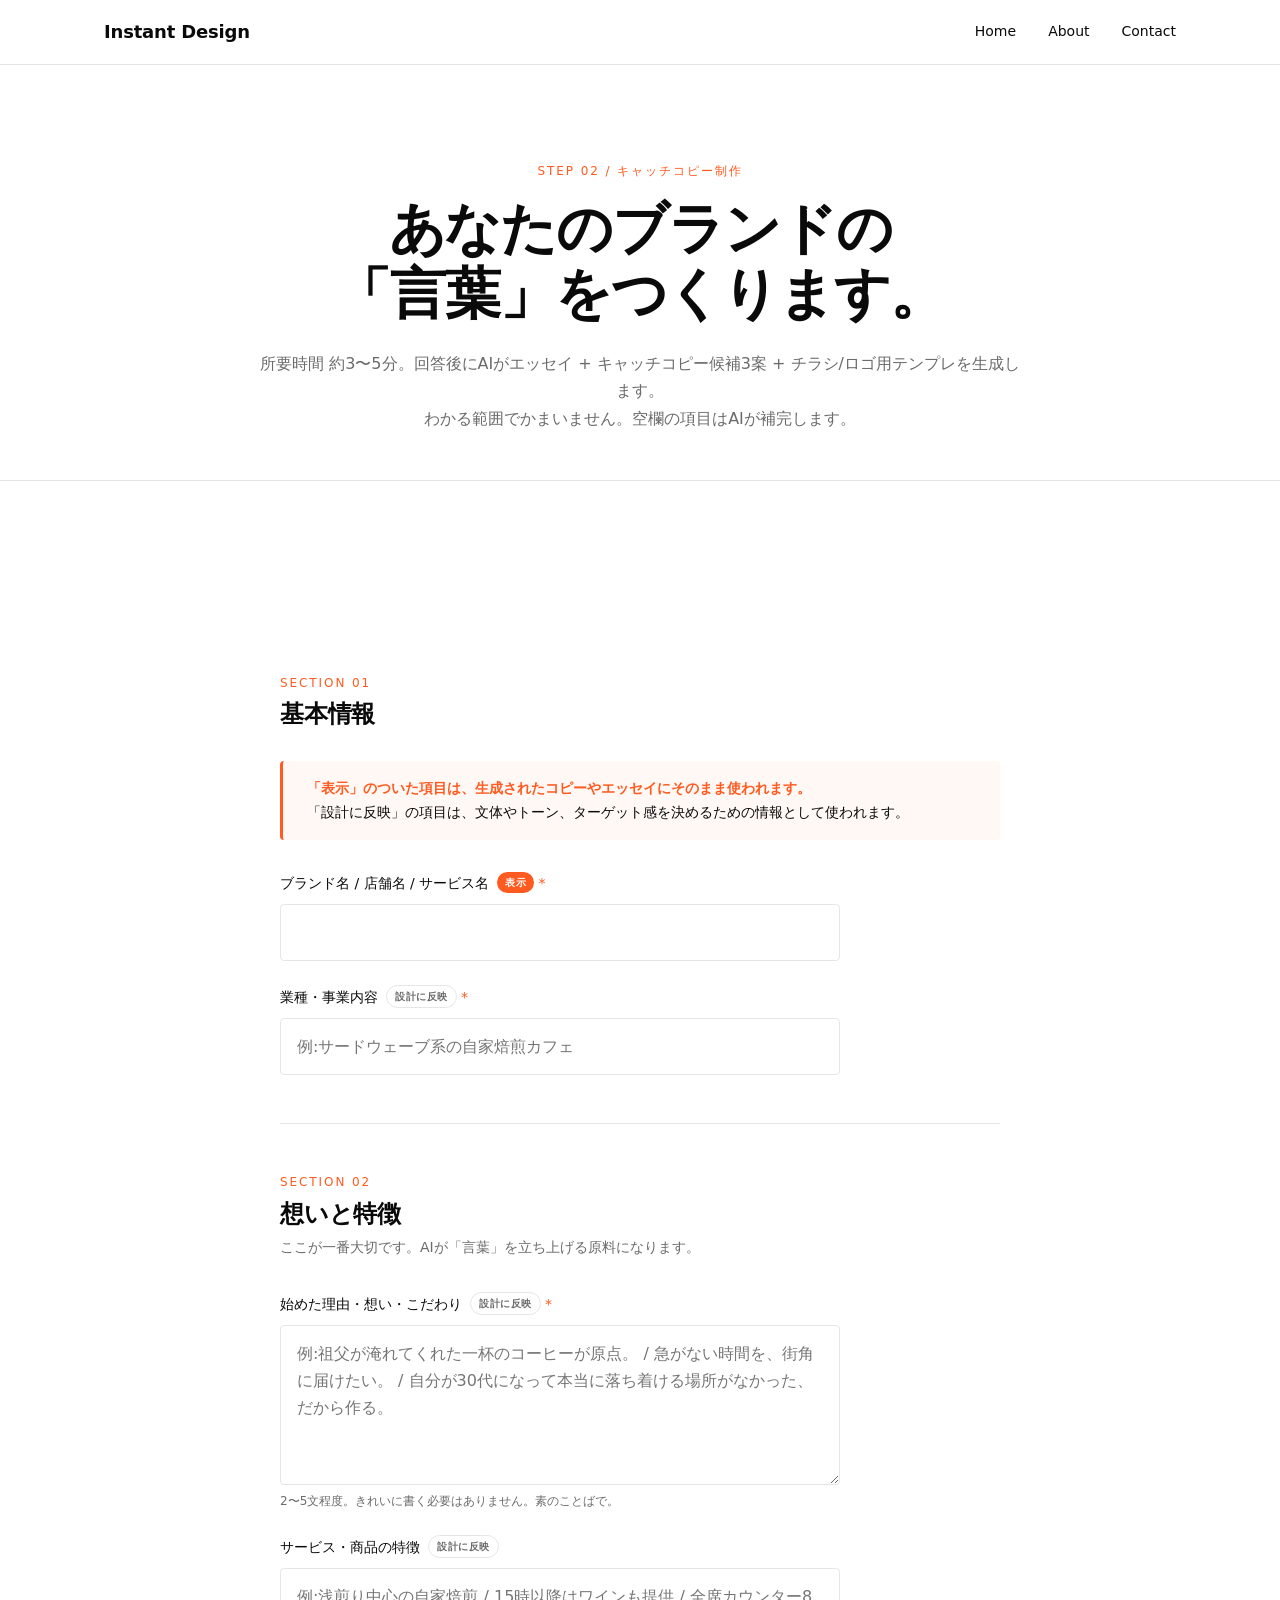
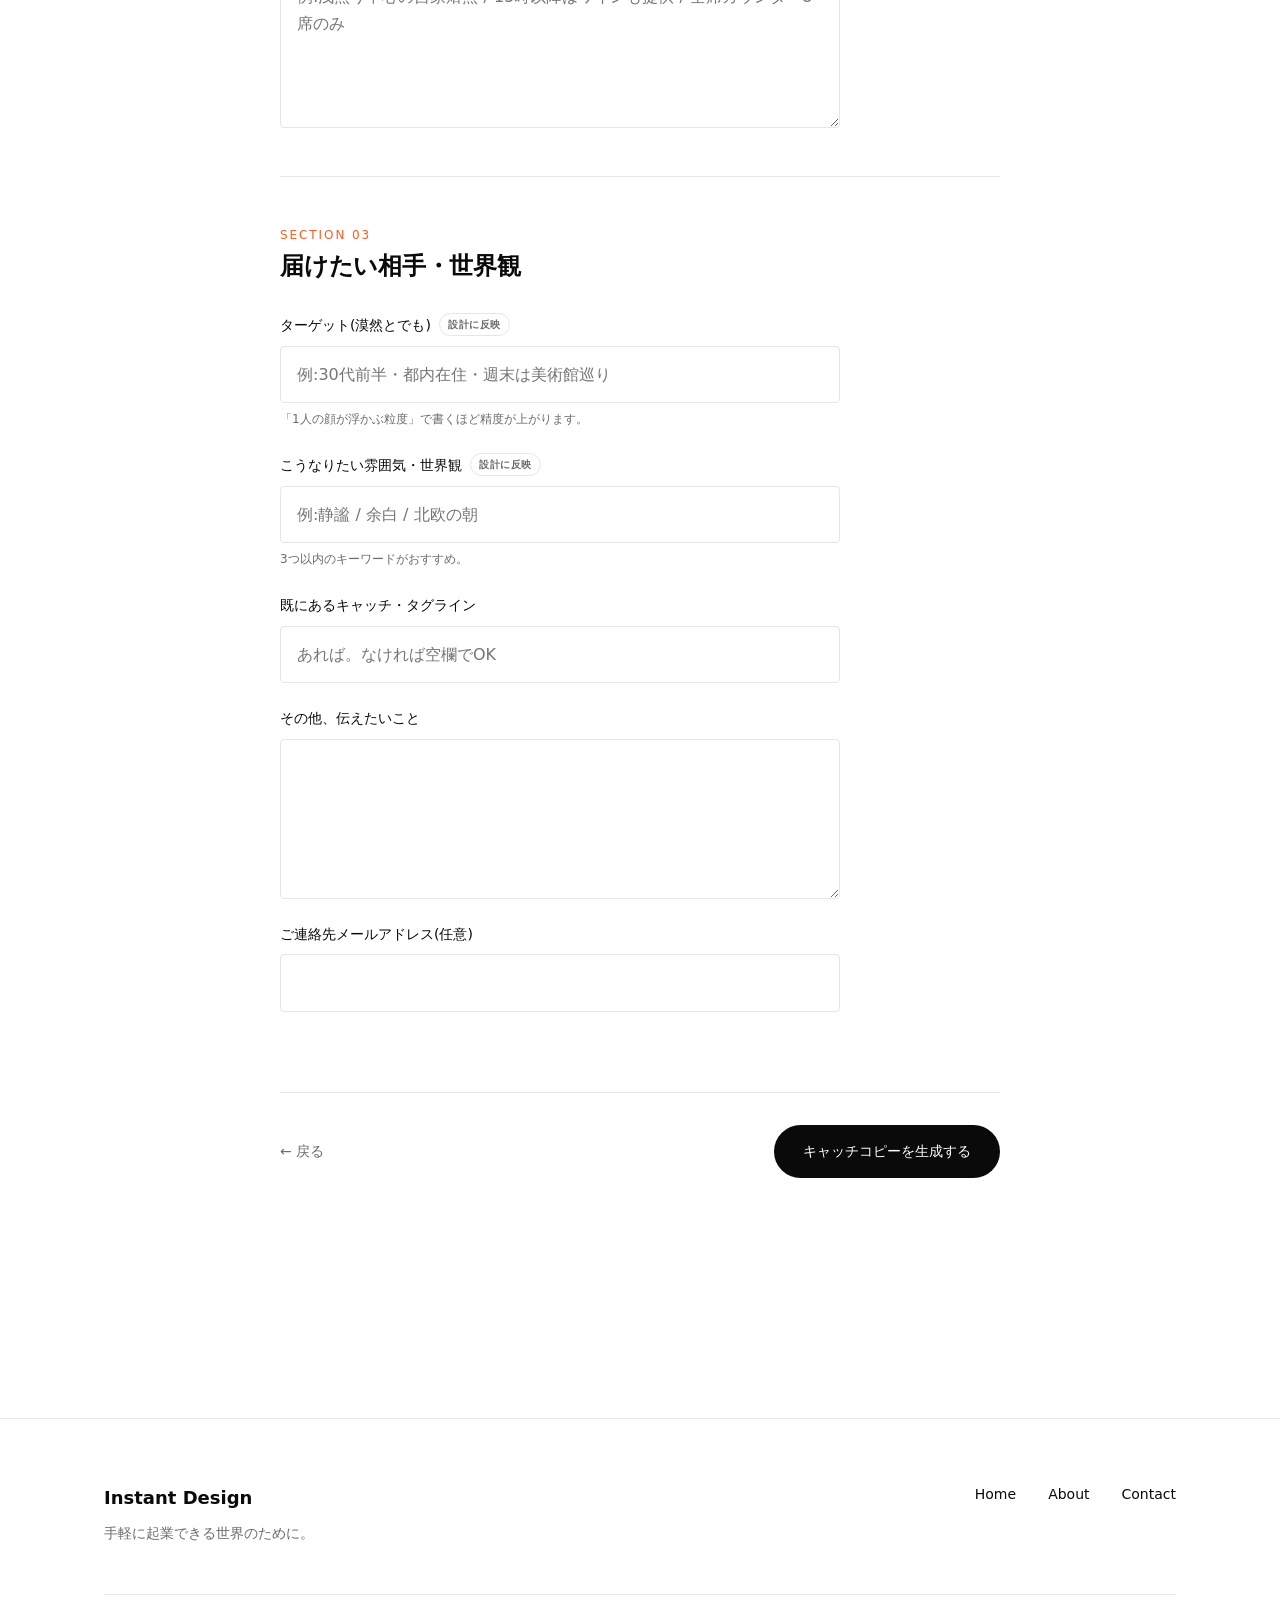
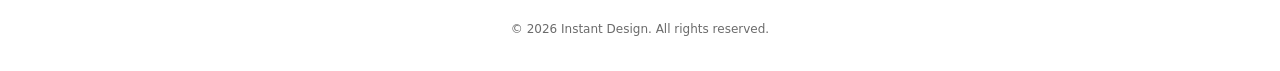
<file: result-copy.html>
<!doctype html>
<html lang="ja" data-brand="Instant Design" data-tagline="手軽に起業できる世界のために。">
<head>
  <meta charset="utf-8">
  <meta name="viewport" content="width=device-width, initial-scale=1">
  <title>キャッチコピー結果 — Instant Design</title>
  <link rel="stylesheet" href="assets/css/main.css?v=20260508-2">
</head>
<body>

<header class="site-header">
  <div class="site-header__inner">
    <a href="index.html" class="brand" aria-label="Instant Design"></a>
    <nav class="nav">
      <a href="index.html">Home</a>
      <a href="about.html">About</a>
      <a href="contact.html">Contact</a>
    </nav>
  </div>
</header>

<main>

  <section class="page-head">
    <div class="container">
      <div class="page-head__eyebrow">Step 03 / キャッチコピー</div>
      <h1 class="page-head__title" id="result-title">生成中…</h1>
    </div>
  </section>

  <section>
    <div class="container">
      <div id="status" class="result-status">
        <div class="spinner" aria-hidden="true"></div>
        <p class="result-status__msg">AIが「言葉」を立ち上げています。</p>
        <p class="result-status__sub">通常 10〜30 秒ほどで完成します。</p>
      </div>

      <div id="result" style="display:none;">
        <!-- キャッチコピー候補 -->
        <div class="copy-block">
          <div class="copy-block__head">
            <div class="copy-block__num">CATCHPHRASES</div>
            <h2 class="copy-block__title">3つのキャッチコピー</h2>
          </div>
          <div class="catch-list" id="catch-list"></div>
        </div>

        <!-- タグライン -->
        <div class="copy-block">
          <div class="copy-block__head">
            <div class="copy-block__num">TAGLINE</div>
            <h2 class="copy-block__title">タグライン</h2>
          </div>
          <div class="copy-card">
            <p class="copy-card__text" id="tagline"></p>
            <button class="copy-card__btn" data-copy-target="tagline">コピー</button>
          </div>
        </div>

        <!-- エッセイ -->
        <div class="copy-block">
          <div class="copy-block__head">
            <div class="copy-block__num">ESSAY</div>
            <h2 class="copy-block__title">ブランドエッセイ</h2>
          </div>
          <div class="copy-card">
            <p class="copy-card__text copy-card__text--essay" id="essay"></p>
            <button class="copy-card__btn" data-copy-target="essay">エッセイをコピー</button>
          </div>
        </div>

        <!-- 次へつなぐ -->
        <div class="copy-block">
          <div class="copy-block__head">
            <div class="copy-block__num">NEXT STEP</div>
            <h2 class="copy-block__title">このコピーで、デザインへ。</h2>
            <p class="form-section__desc" style="margin-top:var(--sp-3);">
              生成されたテンプレを使って、チラシやロゴを制作できます。<br>
              ボタンを押すと、フォームに自動で値が入った状態で開きます。
            </p>
          </div>
          <div class="next-actions">
            <button class="btn btn--primary" id="go-flyer">02 チラシを作る(¥3,000)</button>
            <button class="btn btn--ghost"  id="go-logo">03 ロゴを作る(¥5,000)</button>
          </div>
          <details class="template-detail">
            <summary>生成されたチラシ用テンプレを見る</summary>
            <pre class="template-pre" id="flyer-template-pre"></pre>
          </details>
          <details class="template-detail">
            <summary>生成されたロゴ用テンプレを見る</summary>
            <pre class="template-pre" id="logo-template-pre"></pre>
          </details>
        </div>

        <div style="text-align:center; margin-top:var(--sp-7);">
          <a href="create-copy.html" class="btn btn--ghost">最初から作り直す</a>
        </div>
      </div>

      <div id="error-box" style="display:none; text-align:center;">
        <p id="error-msg" style="color:var(--color-fg); font-size:var(--fs-lg);"></p>
        <p style="color:var(--color-muted); font-size:var(--fs-sm); margin-top:var(--sp-3);">
          バックエンドが起動しているか確認してください(http://localhost:3000/api/health)。
        </p>
        <p style="margin-top:var(--sp-5);"><a href="create-copy.html" class="btn btn--ghost">フォームに戻る</a></p>
      </div>
    </div>
  </section>

</main>

<footer class="site-footer">
  <div class="container">
    <div class="site-footer__copy">© 2026 Instant Design. All rights reserved.</div>
  </div>
</footer>

<script src="assets/js/main.js?v=20260508-2"></script>
<script>
(() => {
  const API_BASE = "http://localhost:3000";

  const statusEl = document.getElementById("status");
  const resultEl = document.getElementById("result");
  const errEl    = document.getElementById("error-box");
  const errMsg   = document.getElementById("error-msg");
  const titleEl  = document.getElementById("result-title");

  const pendingRaw = sessionStorage.getItem("instantDesign:pending");
  if (!pendingRaw) { location.href = "create-copy.html"; return; }
  const pending = JSON.parse(pendingRaw);
  if (pending.kind !== "copy") { location.href = "result.html"; return; }

  titleEl.textContent = "あなたの「言葉」を生成中…";

  fetch(`${API_BASE}/api/generate/copy`, {
    method: "POST",
    headers: { "Content-Type": "application/json" },
    body: JSON.stringify(pending.form || {}),
  })
    .then((r) => r.json().then((data) => ({ ok: r.ok, data })))
    .then(({ ok, data }) => {
      if (!ok) throw new Error(data.error || "生成に失敗しました");
      sessionStorage.removeItem("instantDesign:pending");
      sessionStorage.setItem("instantDesign:copy", JSON.stringify(data.result));
      render(data.result);
    })
    .catch((err) => {
      titleEl.textContent = "生成に失敗しました";
      statusEl.style.display = "none";
      errEl.style.display = "block";
      errMsg.textContent = err.message;
    });

  function render(r) {
    titleEl.textContent = "あなたの「言葉」";
    statusEl.style.display = "none";
    resultEl.style.display = "block";

    const list = document.getElementById("catch-list");
    list.innerHTML = (r.catchphrases || []).map((c, i) => `
      <div class="catch-item">
        <span class="catch-item__num">0${i + 1}</span>
        <span class="catch-item__text">${escapeHtml(c)}</span>
        <button class="catch-item__btn" data-copy-text="${escapeAttr(c)}">コピー</button>
      </div>
    `).join("");

    document.getElementById("tagline").textContent = r.tagline || "";
    document.getElementById("essay").textContent  = r.essay   || "";

    document.getElementById("flyer-template-pre").textContent = JSON.stringify(r.flyer_template || {}, null, 2);
    document.getElementById("logo-template-pre").textContent  = JSON.stringify(r.logo_template  || {}, null, 2);

    // クリップボードコピー
    document.querySelectorAll("[data-copy-text]").forEach((btn) => {
      btn.addEventListener("click", () => copyToClipboard(btn.dataset.copyText, btn));
    });
    document.querySelectorAll("[data-copy-target]").forEach((btn) => {
      btn.addEventListener("click", () => {
        const el = document.getElementById(btn.dataset.copyTarget);
        copyToClipboard(el.textContent, btn);
      });
    });

    // 次のステップ:プレフィル
    document.getElementById("go-flyer").addEventListener("click", () => {
      sessionStorage.setItem("instantDesign:prefill:flyer", JSON.stringify(r.flyer_template || {}));
      location.href = "create-flyer.html";
    });
    document.getElementById("go-logo").addEventListener("click", () => {
      sessionStorage.setItem("instantDesign:prefill:logo", JSON.stringify(r.logo_template || {}));
      location.href = "create-logo.html";
    });
  }

  async function copyToClipboard(text, btn) {
    try {
      await navigator.clipboard.writeText(text);
      const orig = btn.textContent;
      btn.textContent = "コピー済";
      setTimeout(() => { btn.textContent = orig; }, 1500);
    } catch (e) {
      alert("コピーに失敗しました");
    }
  }

  function escapeHtml(s) {
    return String(s ?? "").replace(/[&<>"']/g, (c) => ({
      "&": "&amp;", "<": "&lt;", ">": "&gt;", '"': "&quot;", "'": "&#39;"
    })[c]);
  }
  function escapeAttr(s) { return escapeHtml(s); }
})();
</script>
</body>
</html>
</file>
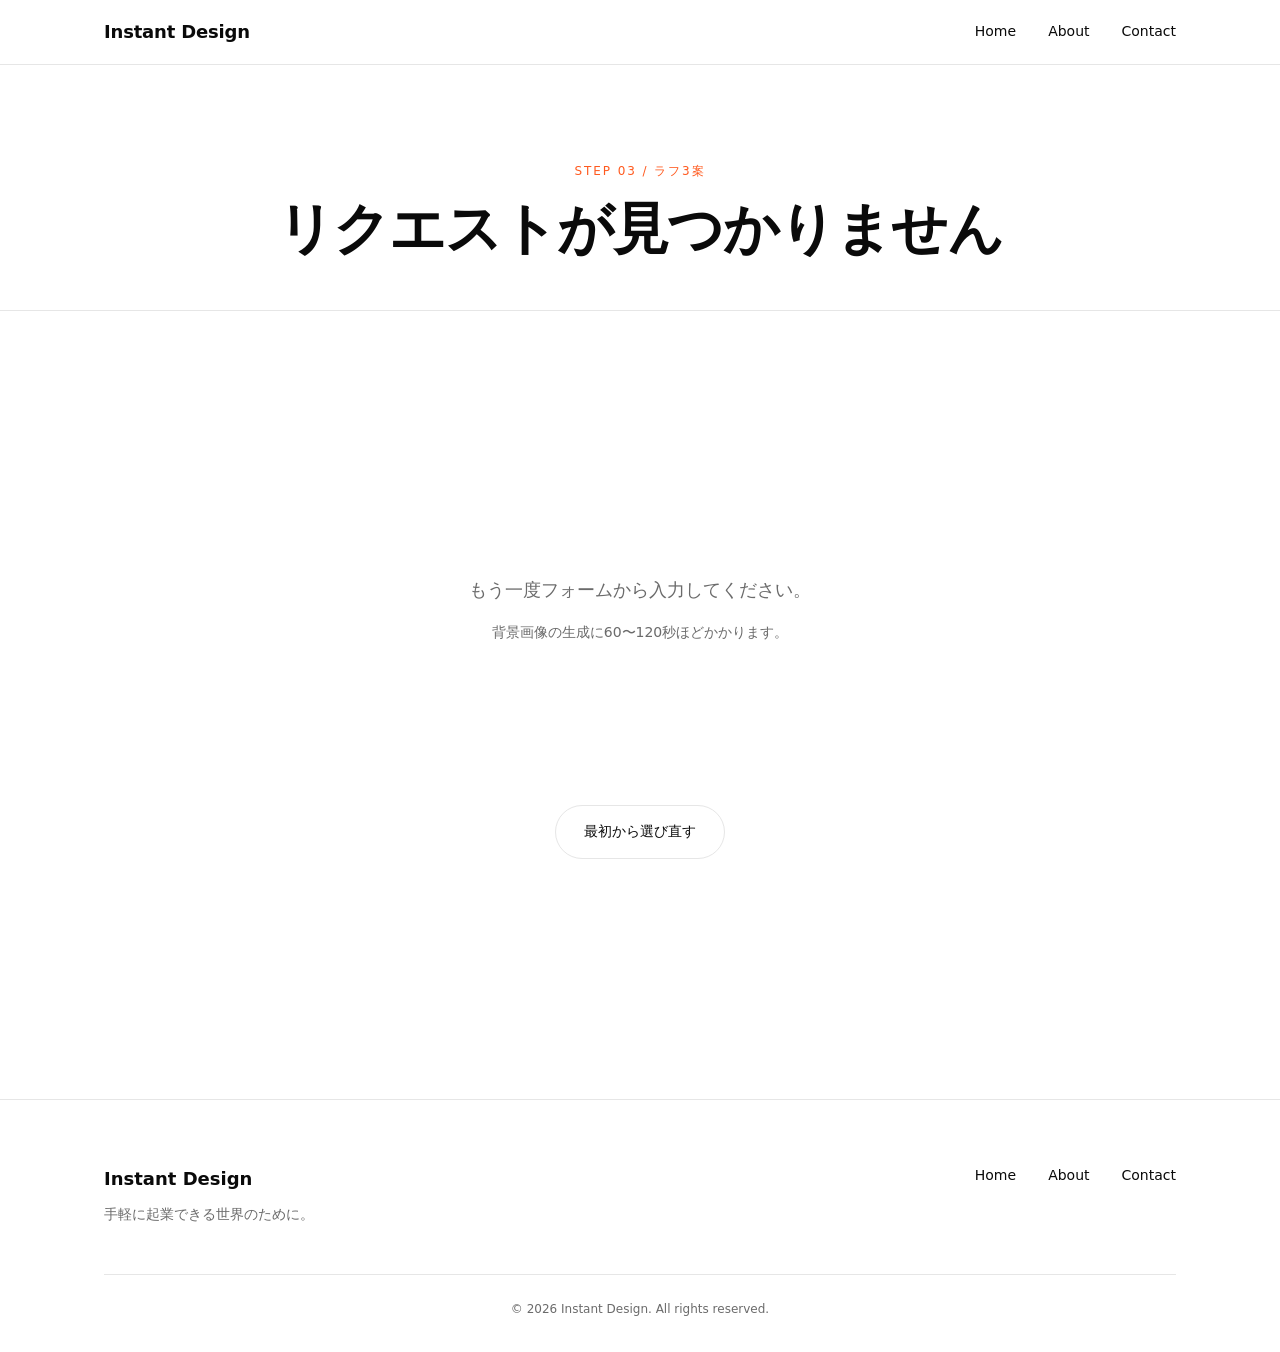
<file: result.html>
<!doctype html>
<html lang="ja" data-brand="Instant Design" data-tagline="手軽に起業できる世界のために。">
<head>
  <meta charset="utf-8">
  <meta name="viewport" content="width=device-width, initial-scale=1">
  <title>ラフ3案 — Instant Design</title>
  <link rel="stylesheet" href="assets/css/main.css?v=20260508-2">
</head>
<body>

<header class="site-header">
  <div class="site-header__inner">
    <a href="index.html" class="brand" aria-label="Instant Design"></a>
    <nav class="nav">
      <a href="index.html">Home</a>
      <a href="about.html">About</a>
      <a href="contact.html">Contact</a>
    </nav>
  </div>
</header>

<main>

  <section class="page-head">
    <div class="container">
      <div class="page-head__eyebrow">Step 03 / ラフ3案</div>
      <h1 class="page-head__title" id="result-title">生成中…</h1>
    </div>
  </section>

  <section>
    <div class="container">
      <div id="status" class="result-status">
        <div class="spinner" aria-hidden="true"></div>
        <p class="result-status__msg">AIがラフ3案を生成しています。</p>
        <p class="result-status__sub">背景画像の生成に60〜120秒ほどかかります。</p>
      </div>

      <div id="drafts" class="drafts" style="display:none;"></div>

      <div id="actions" style="display:none; text-align:center; margin-top:var(--sp-7);">
        <a href="create.html" class="btn btn--ghost">最初から選び直す</a>
      </div>
    </div>
  </section>

</main>

<footer class="site-footer">
  <div class="container">
    <div class="site-footer__top">
      <div>
        <div class="site-footer__brand"></div>
        <div class="site-footer__tag">手軽に起業できる世界のために。</div>
      </div>
      <nav class="site-footer__nav">
        <a href="index.html">Home</a>
        <a href="about.html">About</a>
        <a href="contact.html">Contact</a>
      </nav>
    </div>
    <div class="site-footer__copy">© 2026 Instant Design. All rights reserved.</div>
  </div>
</footer>

<script src="assets/js/main.js?v=20260508-2"></script>
<script>
(() => {
  const API_BASE = "http://localhost:3000";
  const KIND_TO_LABEL = { flyer: "チラシ", logo: "ロゴ", reel: "リール動画" };

  const statusEl = document.getElementById("status");
  const draftsEl = document.getElementById("drafts");
  const actionsEl = document.getElementById("actions");
  const titleEl = document.getElementById("result-title");
  const msgEl = statusEl.querySelector(".result-status__msg");
  const subEl = statusEl.querySelector(".result-status__sub");

  const pendingRaw = sessionStorage.getItem("instantDesign:pending");
  if (!pendingRaw) {
    titleEl.textContent = "リクエストが見つかりません";
    msgEl.textContent = "もう一度フォームから入力してください。";
    statusEl.querySelector(".spinner").style.display = "none";
    actionsEl.style.display = "block";
    return;
  }

  const pending = JSON.parse(pendingRaw);
  const kind = pending.kind;
  const label = KIND_TO_LABEL[kind] || "デザイン";
  titleEl.textContent = `${label}のラフ3案を生成中…`;

  fetch(`${API_BASE}/api/generate/${kind}`, {
    method: "POST",
    headers: { "Content-Type": "application/json" },
    body: JSON.stringify(pending.form || {}),
  })
    .then((r) => r.json().then((data) => ({ ok: r.ok, data })))
    .then(({ ok, data }) => {
      if (!ok) throw new Error(data.error || "生成に失敗しました");
      sessionStorage.removeItem("instantDesign:pending");
      sessionStorage.setItem("instantDesign:result", JSON.stringify({ ...data, form: pending.form }));
      renderDrafts(data);
    })
    .catch((err) => {
      titleEl.textContent = "生成に失敗しました";
      msgEl.textContent = err.message;
      subEl.textContent = "バックエンドが起動しているか確認してください(http://localhost:3000/api/health)。";
      statusEl.querySelector(".spinner").style.display = "none";
      actionsEl.style.display = "block";
    });

  function renderDrafts(data) {
    titleEl.textContent = `${label}のラフ3案`;
    statusEl.style.display = "none";
    draftsEl.style.display = "grid";
    actionsEl.style.display = "block";

    draftsEl.innerHTML = "";
    data.drafts.forEach((d, i) => {
      const article = document.createElement("article");
      article.className = "draft";
      article.innerHTML = `
        <a class="draft__media" href="${API_BASE}${d.url}" target="_blank" rel="noopener" data-aspect="${data.aspect || '1:1'}" style="background:${escapeAttr(d.bg_color || '#fafafa')}">
          <img src="${API_BASE}${d.url}" alt="${escapeAttr(d.title)}" loading="lazy">
          <div class="text-overlay" data-overlay></div>
        </a>
        <div class="draft__body">
          <div class="draft__num">DRAFT 0${i + 1}</div>
          <h2 class="draft__title">${escapeHtml(d.title || `案 ${i + 1}`)}</h2>
          <button class="draft__select" data-index="${i}">この案で進める</button>
        </div>
      `;
      draftsEl.appendChild(article);
      // テキストレイヤーを描画
      const overlay = article.querySelector("[data-overlay]");
      renderLayers(d.layers || [], overlay);
    });

    draftsEl.querySelectorAll(".draft__select").forEach((btn) => {
      btn.addEventListener("click", () => {
        const idx = Number(btn.dataset.index);
        sessionStorage.setItem("instantDesign:selectedIndex", String(idx));
        location.href = "select.html";
      });
    });
  }

  function renderLayers(layers, container) {
    layers.forEach((l) => {
      if (!l || !l.text) return;
      const el = document.createElement("span");
      el.className = "overlay-text";
      el.textContent = l.text;
      const fontFamilyMap = {
        serif: '"Hiragino Mincho ProN", "Yu Mincho", "YuMincho", serif',
        display: '"Helvetica Neue", "Hiragino Sans", "Yu Gothic UI", system-ui, sans-serif',
        "sans-serif": '"Hiragino Sans", "Yu Gothic UI", "YuGothic", system-ui, sans-serif',
      };
      const ff = fontFamilyMap[l.fontFamily] || fontFamilyMap["sans-serif"];

      Object.assign(el.style, {
        left:           `${(l.x ?? 0.5) * 100}%`,
        top:            `${(l.y ?? 0.5) * 100}%`,
        width:          `${(l.width ?? 0.85) * 100}%`,
        fontSize:       `${(l.fontSize ?? 0.04) * 100}cqw`,
        color:          l.color || "#111",
        fontWeight:     l.weight === "bold" ? "700" : "400",
        textAlign:      l.align || "center",
        fontFamily:     ff,
        letterSpacing:  l.letterSpacing != null ? `${l.letterSpacing}em` : "0",
      });
      container.appendChild(el);
    });
  }

  function escapeHtml(s) {
    return String(s ?? "").replace(/[&<>"']/g, (c) => ({
      "&": "&amp;", "<": "&lt;", ">": "&gt;", '"': "&quot;", "'": "&#39;"
    })[c]);
  }
  function escapeAttr(s) { return escapeHtml(s); }
})();
</script>
</body>
</html>
</file>
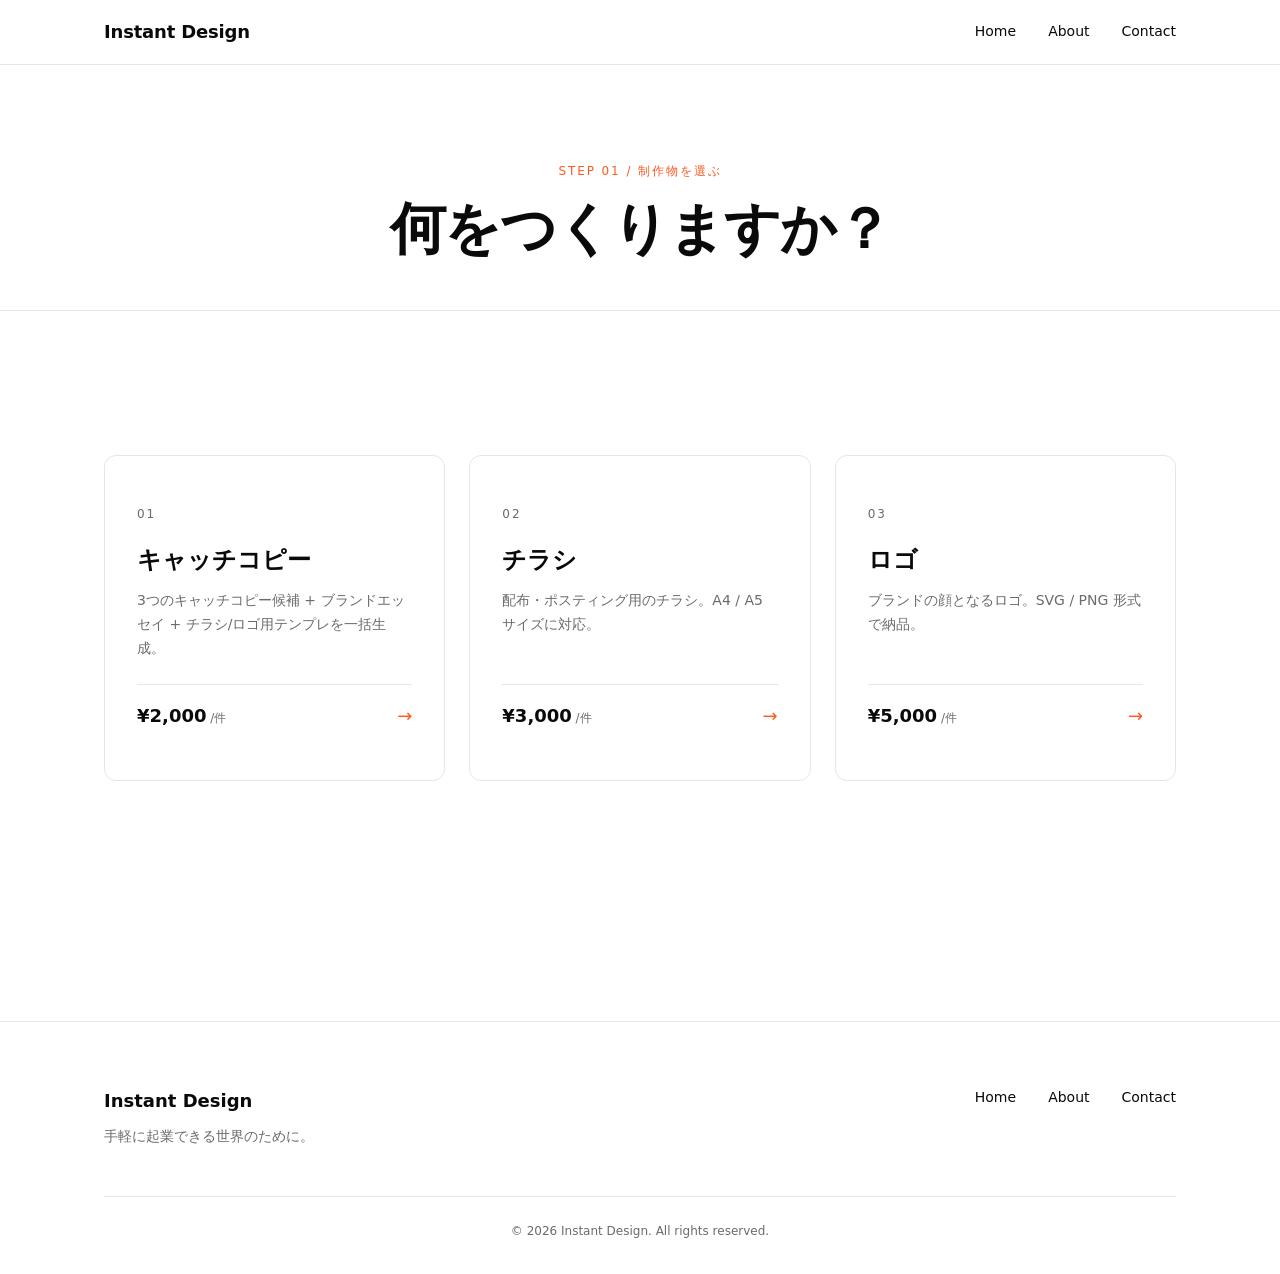
<file: select.html>
<!doctype html>
<html lang="ja" data-brand="Instant Design" data-tagline="手軽に起業できる世界のために。">
<head>
  <meta charset="utf-8">
  <meta name="viewport" content="width=device-width, initial-scale=1">
  <title>選択した案を改善 — Instant Design</title>
  <link rel="stylesheet" href="assets/css/main.css?v=20260508-2">
</head>
<body>

<header class="site-header">
  <div class="site-header__inner">
    <a href="index.html" class="brand" aria-label="Instant Design"></a>
    <nav class="nav">
      <a href="index.html">Home</a>
      <a href="about.html">About</a>
      <a href="contact.html">Contact</a>
    </nav>
  </div>
</header>

<main>

  <section class="page-head">
    <div class="container">
      <div class="page-head__eyebrow reveal">Step 04 / 選択した案を改善</div>
      <h1 class="page-head__title reveal">どこを<br>磨きますか？</h1>
    </div>
  </section>

  <section>
    <div class="container">
      <div class="preview-stage">

        <div>
          <div class="preview-stage__media" id="preview-media" data-aspect="1:1">
            <img id="preview-img" alt="">
            <div class="text-overlay" data-overlay></div>
          </div>
        </div>

        <div class="preview-stage__side">
          <h2 id="preview-title" style="font-size:var(--fs-xl); margin-bottom:var(--sp-2);">…</h2>
          <p style="color:var(--color-muted); font-size:var(--fs-sm);">
            選択した案をもとに、本制作版を生成します。<br>
            気に入った点・直したい点を入力すると、AIが反映してより精度の高いデザインを作ります。
          </p>

          <form class="feedback-form" id="feedback-form">
            <div class="field">
              <label for="liked">気に入った点</label>
              <textarea id="liked" name="liked" placeholder="例:配色のバランス / 余白の使い方 / 全体の雰囲気"></textarea>
            </div>
            <div class="field">
              <label for="changes">直したい点・追加したい点</label>
              <textarea id="changes" name="changes" placeholder="例:キャッチコピーをもっと大きく / 緑をもう少し控えめに / コーヒー豆のイラストを追加"></textarea>
            </div>
            <div class="field">
              <label for="tone">トーンの調整(任意)</label>
              <input id="tone" name="tone" placeholder="例:もっと高級感 / もっとカジュアル">
            </div>

            <div class="form-actions" style="border-top:none; padding-top:0; margin-top:var(--sp-2);">
              <a href="result.html" class="form-back">← 3案に戻る</a>
              <button type="submit" class="btn btn--primary">本制作を生成する</button>
            </div>
            <p class="feedback-form__hint">
              生成には60〜120秒ほどかかります。空欄の場合は選択した案をそのまま改良します。
            </p>
          </form>
        </div>

      </div>
    </div>
  </section>

</main>

<footer class="site-footer">
  <div class="container">
    <div class="site-footer__copy">© 2026 Instant Design. All rights reserved.</div>
  </div>
</footer>

<script src="assets/js/main.js?v=20260508-2"></script>
<script>
(() => {
  const API_BASE = "http://localhost:3000";
  const raw = sessionStorage.getItem("instantDesign:result");
  const idx = Number(sessionStorage.getItem("instantDesign:selectedIndex"));
  if (!raw || Number.isNaN(idx)) { location.href = "create.html"; return; }
  const data = JSON.parse(raw);
  const draft = data.drafts[idx];
  const aspect = data.aspect || (data.kind === "flyer" ? "2:3" : "1:1");

  const media  = document.getElementById("preview-media");
  const img    = document.getElementById("preview-img");
  const title  = document.getElementById("preview-title");
  const overlay = media.querySelector("[data-overlay]");

  media.dataset.aspect = aspect;
  media.style.background = draft.bg_color || "#fafafa";
  img.src = `${API_BASE}${draft.url}`;
  img.alt = draft.title || "";
  title.textContent = `${{flyer:"チラシ", logo:"ロゴ"}[data.kind] || "デザイン"}:${draft.title || ""}`;
  renderLayers(draft.layers || [], overlay);

  document.getElementById("feedback-form").addEventListener("submit", (e) => {
    e.preventDefault();
    const fb = {
      liked:   document.getElementById("liked").value.trim(),
      changes: document.getElementById("changes").value.trim(),
      tone:    document.getElementById("tone").value.trim(),
    };
    sessionStorage.setItem("instantDesign:feedback", JSON.stringify(fb));
    location.href = "final.html";
  });

  function renderLayers(layers, container) {
    layers.forEach((l) => {
      if (!l || !l.text) return;
      const el = document.createElement("span");
      el.className = "overlay-text";
      el.textContent = l.text;
      const ffMap = {
        serif:        '"Hiragino Mincho ProN", "Yu Mincho", serif',
        display:      '"Helvetica Neue", "Hiragino Sans", system-ui, sans-serif',
        "sans-serif": '"Hiragino Sans", "Yu Gothic UI", system-ui, sans-serif',
      };
      Object.assign(el.style, {
        left: `${(l.x ?? 0.5) * 100}%`,
        top:  `${(l.y ?? 0.5) * 100}%`,
        width: `${(l.width ?? 0.85) * 100}%`,
        fontSize: `${(l.fontSize ?? 0.04) * 100}cqw`,
        color: l.color || "#111",
        fontWeight: l.weight === "bold" ? "700" : "400",
        textAlign: l.align || "center",
        fontFamily: ffMap[l.fontFamily] || ffMap["sans-serif"],
        letterSpacing: l.letterSpacing != null ? `${l.letterSpacing}em` : "0",
      });
      container.appendChild(el);
    });
  }
})();
</script>
</body>
</html>
</file>
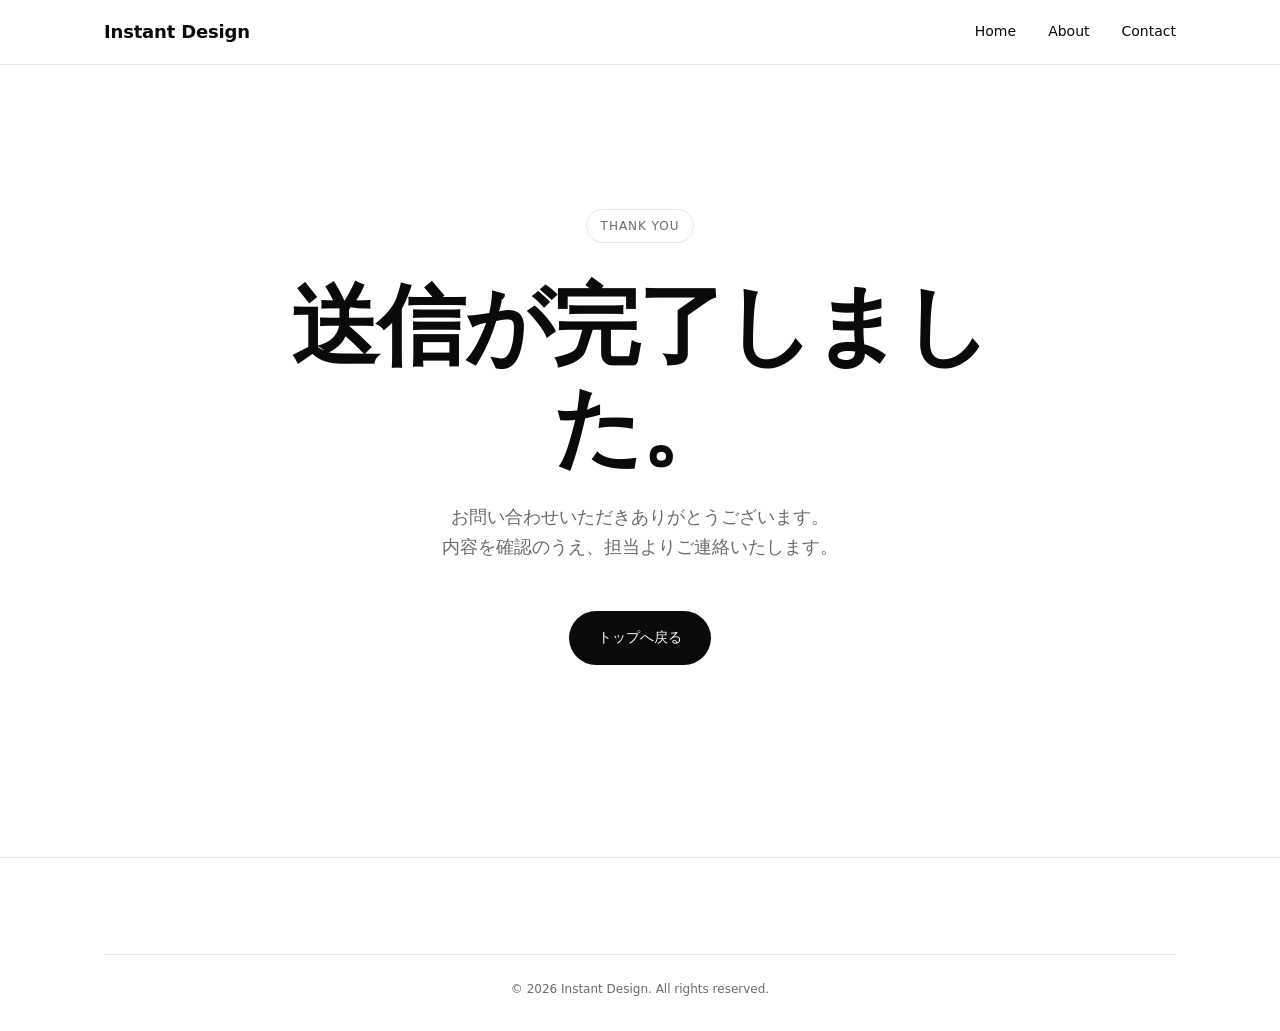
<file: thanks.html>
<!doctype html>
<html lang="ja" data-brand="Instant Design">
<head>
  <meta charset="utf-8">
  <meta name="viewport" content="width=device-width, initial-scale=1">
  <title>Thank you — Instant Design</title>
  <link rel="stylesheet" href="assets/css/main.css?v=20260508-2">
</head>
<body>

<header class="site-header">
  <div class="site-header__inner">
    <a href="index.html" class="brand" aria-label="Instant Design"></a>
    <nav class="nav">
      <a href="index.html">Home</a>
      <a href="about.html">About</a>
      <a href="contact.html">Contact</a>
    </nav>
  </div>
</header>

<main>
  <section class="hero">
    <div class="container container--narrow">
      <div class="hero__badge">Thank you</div>
      <h1 class="hero__title">送信が完了しました。</h1>
      <p class="hero__lead">
        お問い合わせいただきありがとうございます。<br>
        内容を確認のうえ、担当よりご連絡いたします。
      </p>
      <div class="hero__actions">
        <a href="index.html" class="btn btn--primary">トップへ戻る</a>
      </div>
    </div>
  </section>
</main>

<footer class="site-footer">
  <div class="container">
    <div class="site-footer__copy">© 2026 Instant Design. All rights reserved.</div>
  </div>
</footer>

<script src="assets/js/main.js?v=20260508-2"></script>
</body>
</html>
</file>
<file: assets/css/main.css>
@import url("./tokens.css?v=20260506-6");

/* =========================================================
   Reset & Base
   ========================================================= */
*, *::before, *::after { box-sizing: border-box; }
html, body { margin: 0; padding: 0; }
html { -webkit-text-size-adjust: 100%; scroll-behavior: smooth; }
body {
  font-family: var(--font-sans);
  font-size: var(--fs-base);
  line-height: var(--lh-base);
  color: var(--color-fg);
  background: var(--color-bg);
  -webkit-font-smoothing: antialiased;
  -moz-osx-font-smoothing: grayscale;
}
img, svg { max-width: 100%; display: block; }
a { color: inherit; text-decoration: none; transition: opacity var(--dur) var(--ease); }
a:hover { opacity: 0.6; }
button { font: inherit; cursor: pointer; border: none; background: none; }
h1, h2, h3, h4 { font-family: var(--font-display); line-height: var(--lh-tight); margin: 0; font-weight: 600; letter-spacing: -0.01em; }
p { margin: 0; }

/* =========================================================
   Layout
   ========================================================= */
.container {
  max-width: var(--container);
  margin: 0 auto;
  padding: 0 var(--sp-4);
}
.container--narrow { max-width: var(--container-narrow); }

section { padding: var(--sp-9) 0; }
@media (max-width: 640px) {
  section { padding: var(--sp-7) 0; }
}

/* =========================================================
   Header
   ========================================================= */
.site-header {
  position: sticky;
  top: 0;
  z-index: 100;
  background: rgba(255, 255, 255, 0.85);
  backdrop-filter: saturate(180%) blur(12px);
  -webkit-backdrop-filter: saturate(180%) blur(12px);
  border-bottom: 1px solid var(--color-line);
}
.site-header__inner {
  display: flex;
  align-items: center;
  justify-content: space-between;
  height: 64px;
  max-width: var(--container);
  margin: 0 auto;
  padding: 0 var(--sp-4);
}
.brand {
  font-weight: 600;
  font-size: var(--fs-lg);
  letter-spacing: -0.01em;
}
.brand::before { content: var(--brand-name); }
.nav { display: flex; gap: var(--sp-5); }
.nav a { font-size: var(--fs-sm); }
.nav a.is-active { color: var(--color-accent); }

@media (max-width: 480px) {
  .nav { gap: var(--sp-4); }
  .nav a { font-size: var(--fs-xs); }
}

/* =========================================================
   Hero
   ========================================================= */
.hero {
  padding: var(--sp-9) 0 var(--sp-8);
  text-align: center;
}
.hero__badge {
  display: inline-block;
  padding: 6px 14px;
  border: 1px solid var(--color-line);
  border-radius: 999px;
  font-size: var(--fs-xs);
  letter-spacing: 0.08em;
  color: var(--color-muted);
  margin-bottom: var(--sp-5);
  text-transform: uppercase;
}
.hero__title {
  font-size: var(--fs-hero);
  letter-spacing: -0.02em;
  margin-bottom: var(--sp-4);
}
.hero__title em {
  font-style: normal;
  color: var(--color-accent);
}
.hero__lead {
  max-width: 640px;
  margin: 0 auto var(--sp-6);
  color: var(--color-muted);
  font-size: var(--fs-lg);
}
.hero__actions { display: flex; gap: var(--sp-3); justify-content: center; flex-wrap: wrap; }

/* =========================================================
   Buttons
   ========================================================= */
.btn {
  display: inline-flex;
  align-items: center;
  justify-content: center;
  padding: 14px 28px;
  font-size: var(--fs-sm);
  font-weight: 500;
  border-radius: 999px;
  transition: all var(--dur) var(--ease);
  border: 1px solid transparent;
}
.btn--primary { background: var(--color-fg); color: var(--color-bg); }
.btn--primary:hover { background: var(--color-accent); opacity: 1; }
.btn--ghost { border-color: var(--color-line); color: var(--color-fg); }
.btn--ghost:hover { border-color: var(--color-fg); opacity: 1; }

/* =========================================================
   Circle CTA — Hero下の円形ボタン
   ========================================================= */
.circle-cta {
  display: flex;
  justify-content: center;
  padding: var(--sp-7) 0 var(--sp-8);
}
.circle-cta__btn {
  position: relative;
  display: inline-flex;
  align-items: center;
  justify-content: center;
  width: 220px;
  height: 220px;
  border-radius: 50%;
  background: var(--color-fg);
  color: var(--color-bg);
  font-size: var(--fs-lg);
  font-weight: 500;
  letter-spacing: 0.02em;
  transition: transform var(--dur) var(--ease), background var(--dur) var(--ease);
  box-shadow: 0 8px 24px rgba(0, 0, 0, 0.08);
}
.circle-cta__btn::before {
  content: "";
  position: absolute;
  inset: -12px;
  border-radius: 50%;
  border: 1px solid var(--color-line);
  animation: ring-pulse 2.4s var(--ease) infinite;
}
.circle-cta__btn:hover {
  background: var(--color-accent);
  transform: scale(1.04);
  opacity: 1;
}
.circle-cta__inner {
  display: flex;
  flex-direction: column;
  align-items: center;
  gap: 6px;
}
.circle-cta__label {
  font-size: var(--fs-xs);
  letter-spacing: 0.2em;
  text-transform: uppercase;
  opacity: 0.7;
}
.circle-cta__main { font-size: var(--fs-xl); font-weight: 600; }
.circle-cta__arrow { font-size: var(--fs-lg); margin-top: 4px; }

@keyframes ring-pulse {
  0%   { transform: scale(1);    opacity: 0.6; }
  70%  { transform: scale(1.15); opacity: 0; }
  100% { transform: scale(1.15); opacity: 0; }
}

@media (max-width: 480px) {
  .circle-cta__btn { width: 180px; height: 180px; }
  .circle-cta__main { font-size: var(--fs-lg); }
}

/* =========================================================
   Choice grid — 制作物選択画面
   ========================================================= */
.choices {
  display: grid;
  grid-template-columns: repeat(3, 1fr);
  gap: var(--sp-4);
}
.choice {
  display: flex;
  flex-direction: column;
  justify-content: space-between;
  padding: var(--sp-6) var(--sp-5);
  min-height: 220px;
  border: 1px solid var(--color-line);
  border-radius: var(--radius-lg);
  background: var(--color-bg);
  text-align: left;
  transition: border-color var(--dur) var(--ease),
              transform var(--dur) var(--ease),
              background var(--dur) var(--ease);
}
.choice:hover {
  border-color: var(--color-fg);
  transform: translateY(-4px);
  opacity: 1;
}
.choice__num {
  font-size: var(--fs-xs);
  letter-spacing: 0.16em;
  color: var(--color-muted);
  margin-bottom: var(--sp-3);
}
.choice__name { font-size: var(--fs-xl); font-weight: 600; margin-bottom: var(--sp-2); }
.choice__desc { font-size: var(--fs-sm); color: var(--color-muted); margin-bottom: var(--sp-4); }
.choice__foot {
  display: flex;
  justify-content: space-between;
  align-items: baseline;
  border-top: 1px solid var(--color-line);
  padding-top: var(--sp-3);
}
.choice__price { font-size: var(--fs-lg); font-weight: 600; }
.choice__price span { font-size: var(--fs-xs); color: var(--color-muted); font-weight: 400; }
.choice__arrow { font-size: var(--fs-lg); color: var(--color-accent); }

@media (max-width: 720px) {
  .choices { grid-template-columns: 1fr; }
}

/* 2項目のみ表示する場合の中央寄せ(カードサイズ・間隔は3列時と同じ) */
.choices--two {
  display: flex;
  flex-wrap: wrap;
  justify-content: center;
}
.choices--two .choice {
  flex: 0 0 calc((100% - var(--sp-4) * 2) / 3);
  max-width: calc((100% - var(--sp-4) * 2) / 3);
}
@media (max-width: 720px) {
  .choices--two { flex-direction: column; align-items: stretch; }
  .choices--two .choice { flex: 1 1 auto; max-width: 100%; }
}

/* 後日実装の注記 */
.choices-note {
  text-align: center;
  margin-top: var(--sp-6);
  font-size: var(--fs-sm);
  color: var(--color-muted);
}

/* =========================================================
   Section Heading
   ========================================================= */
.s-head { text-align: center; margin-bottom: var(--sp-7); }
.s-head__eyebrow {
  font-size: var(--fs-xs);
  letter-spacing: 0.16em;
  text-transform: uppercase;
  color: var(--color-accent);
  margin-bottom: var(--sp-3);
}
.s-head__title { font-size: var(--fs-2xl); }

/* =========================================================
   Steps (How it works)
   ========================================================= */
.steps {
  display: grid;
  grid-template-columns: repeat(3, 1fr);
  gap: var(--sp-5);
}
.step {
  padding: var(--sp-5);
  border-top: 1px solid var(--color-line);
}
.step__num {
  font-size: var(--fs-sm);
  color: var(--color-accent);
  margin-bottom: var(--sp-3);
  letter-spacing: 0.1em;
}
.step__title { font-size: var(--fs-lg); margin-bottom: var(--sp-2); }
.step__desc { font-size: var(--fs-sm); color: var(--color-muted); }

@media (max-width: 720px) {
  .steps { grid-template-columns: 1fr; }
}

/* =========================================================
   Pricing
   ========================================================= */
.pricing {
  display: flex;
  flex-wrap: wrap;
  gap: var(--sp-3);
  justify-content: center;
}
.price {
  flex: 0 1 256px;
  padding: var(--sp-5) var(--sp-4);
  border: 1px solid var(--color-line);
  border-radius: var(--radius-lg);
  text-align: center;
  transition: border-color var(--dur) var(--ease);
}
.price:hover { border-color: var(--color-fg); }
.price__name { font-size: var(--fs-sm); color: var(--color-muted); margin-bottom: var(--sp-2); }
.price__amount { font-size: var(--fs-xl); font-weight: 600; }
.price__amount span { font-size: var(--fs-sm); color: var(--color-muted); font-weight: 400; }

@media (max-width: 720px) {
  .price { flex: 1 1 100%; }
}

/* =========================================================
   Coming Soon
   ========================================================= */
.coming {
  background: var(--color-surface);
  text-align: center;
  padding: var(--sp-8) var(--sp-4);
  border-radius: var(--radius-lg);
}
.coming__label {
  font-size: var(--fs-xs);
  letter-spacing: 0.16em;
  text-transform: uppercase;
  color: var(--color-accent);
  margin-bottom: var(--sp-3);
}
.coming__title { font-size: var(--fs-2xl); margin-bottom: var(--sp-3); }
.coming__desc { color: var(--color-muted); max-width: 560px; margin: 0 auto var(--sp-5); }

/* =========================================================
   About page
   ========================================================= */
.page-head {
  padding: var(--sp-8) 0 var(--sp-6);
  text-align: center;
  border-bottom: 1px solid var(--color-line);
}
.page-head__eyebrow {
  font-size: var(--fs-xs);
  letter-spacing: 0.16em;
  text-transform: uppercase;
  color: var(--color-accent);
  margin-bottom: var(--sp-3);
}
.page-head__title { font-size: var(--fs-3xl); letter-spacing: -0.02em; }

.prose { max-width: var(--container-narrow); margin: 0 auto; }
.prose h2 { font-size: var(--fs-xl); margin: var(--sp-7) 0 var(--sp-3); }
.prose p { margin-bottom: var(--sp-4); color: var(--color-fg); }
.prose p.lead { font-size: var(--fs-lg); color: var(--color-muted); }

/* =========================================================
   Form
   ========================================================= */
.form {
  max-width: 560px;
  margin: 0 auto;
  display: grid;
  gap: var(--sp-4);
}
.field { display: grid; gap: var(--sp-2); }
.field label {
  font-size: var(--fs-sm);
  font-weight: 500;
}
.field input,
.field textarea {
  width: 100%;
  padding: 14px 16px;
  font: inherit;
  font-size: var(--fs-base);
  color: var(--color-fg);
  background: var(--color-bg);
  border: 1px solid var(--color-line);
  border-radius: var(--radius);
  transition: border-color var(--dur) var(--ease);
}
.field input:focus,
.field textarea:focus {
  outline: none;
  border-color: var(--color-fg);
}
.field textarea { min-height: 160px; resize: vertical; }
.form__submit { justify-self: start; margin-top: var(--sp-2); }
.form__note { font-size: var(--fs-xs); color: var(--color-muted); }

/* =========================================================
   Form sections — ヒアリングフォーム
   ========================================================= */
.form-page {
  max-width: 720px;
  margin: 0 auto;
}
.form-section {
  padding: var(--sp-6) 0;
  border-top: 1px solid var(--color-line);
}
.form-section:first-of-type { border-top: none; }
.form-section__head { margin-bottom: var(--sp-5); }
.form-section__num {
  font-size: var(--fs-xs);
  letter-spacing: 0.16em;
  color: var(--color-accent);
  margin-bottom: var(--sp-2);
}
.form-section__title { font-size: var(--fs-xl); }
.form-section__desc { font-size: var(--fs-sm); color: var(--color-muted); margin-top: var(--sp-2); }

.field--required label::after {
  content: "*";
  color: var(--color-accent);
  margin-left: 4px;
}

/* バッジ:このフィールドの内容がデザインにそのまま反映されることを示す */
.field__badge {
  display: inline-block;
  font-size: 10px;
  font-weight: 600;
  padding: 2px 8px;
  background: var(--color-accent);
  color: #fff;
  border-radius: 999px;
  margin-left: 8px;
  vertical-align: 2px;
  letter-spacing: 0.06em;
}
.field__badge--style {
  background: transparent;
  color: var(--color-muted);
  border: 1px solid var(--color-line);
}

/* セクション補足:表示される項目をひとめでわかる帯 */
.section-callout {
  background: #fff8f4;
  border-left: 3px solid var(--color-accent);
  padding: var(--sp-3) var(--sp-4);
  margin: var(--sp-3) 0 var(--sp-5);
  border-radius: 4px;
  font-size: var(--fs-sm);
  color: var(--color-fg);
}
.section-callout strong { color: var(--color-accent); }
.field__hint { font-size: var(--fs-xs); color: var(--color-muted); margin-top: -2px; }

/* Chip group (radio/checkbox を視覚的に選択可能なボタンに) */
.chip-group {
  display: flex;
  flex-wrap: wrap;
  gap: var(--sp-2);
}
.chip-group input { position: absolute; opacity: 0; pointer-events: none; }
.chip {
  display: inline-flex;
  align-items: center;
  padding: 10px 16px;
  border: 1px solid var(--color-line);
  border-radius: 999px;
  font-size: var(--fs-sm);
  color: var(--color-fg);
  background: var(--color-bg);
  cursor: pointer;
  transition: all var(--dur) var(--ease);
  user-select: none;
}
.chip:hover { border-color: var(--color-fg); }
.chip-group input:checked + .chip {
  background: var(--color-fg);
  color: var(--color-bg);
  border-color: var(--color-fg);
}
.chip-group input:focus-visible + .chip {
  outline: 2px solid var(--color-accent);
  outline-offset: 2px;
}

/* Form actions */
.form-actions {
  display: flex;
  justify-content: space-between;
  align-items: center;
  gap: var(--sp-3);
  padding-top: var(--sp-5);
  border-top: 1px solid var(--color-line);
  margin-top: var(--sp-5);
}
.form-back { font-size: var(--fs-sm); color: var(--color-muted); }

/* =========================================================
   Footer
   ========================================================= */
.site-footer {
  border-top: 1px solid var(--color-line);
  padding: var(--sp-7) 0 var(--sp-5);
  margin-top: var(--sp-8);
}
.site-footer__top {
  display: flex;
  justify-content: space-between;
  flex-wrap: wrap;
  gap: var(--sp-5);
  margin-bottom: var(--sp-6);
}
.site-footer__brand { font-size: var(--fs-lg); font-weight: 600; }
.site-footer__brand::before { content: var(--brand-name); }
.site-footer__tag { font-size: var(--fs-sm); color: var(--color-muted); margin-top: var(--sp-2); }
.site-footer__nav { display: flex; gap: var(--sp-5); font-size: var(--fs-sm); }
.site-footer__pricing-title {
  font-size: var(--fs-xs);
  letter-spacing: 0.16em;
  text-transform: uppercase;
  color: var(--color-muted);
  margin-bottom: var(--sp-3);
  text-align: center;
}
.site-footer__copy {
  font-size: var(--fs-xs);
  color: var(--color-muted);
  text-align: center;
  margin-top: var(--sp-5);
  padding-top: var(--sp-4);
  border-top: 1px solid var(--color-line);
}

/* =========================================================
   Result page (3案表示)
   ========================================================= */
.result-status {
  text-align: center;
  padding: var(--sp-8) var(--sp-4);
}
.result-status__msg {
  font-size: var(--fs-lg);
  margin-top: var(--sp-4);
  color: var(--color-muted);
}
.result-status__sub {
  font-size: var(--fs-sm);
  color: var(--color-muted);
  margin-top: var(--sp-3);
}
.spinner {
  width: 48px;
  height: 48px;
  border-radius: 50%;
  border: 3px solid var(--color-line);
  border-top-color: var(--color-accent);
  margin: 0 auto;
  animation: spin 0.9s linear infinite;
}
@keyframes spin { to { transform: rotate(360deg); } }

.drafts {
  display: grid;
  grid-template-columns: repeat(3, 1fr);
  gap: var(--sp-4);
}
.draft {
  display: flex;
  flex-direction: column;
  border: 1px solid var(--color-line);
  border-radius: var(--radius-lg);
  overflow: hidden;
  background: var(--color-bg);
  transition: transform var(--dur) var(--ease), border-color var(--dur) var(--ease);
}
.draft:hover { transform: translateY(-4px); border-color: var(--color-fg); }
.draft__media {
  position: relative;
  background: var(--color-surface);
  overflow: hidden;
  display: block;
  container-type: inline-size;
}
.draft__media[data-aspect="1:1"]   { aspect-ratio: 1 / 1; }
.draft__media[data-aspect="2:3"]   { aspect-ratio: 2 / 3; }
.draft__media[data-aspect="3:4"]   { aspect-ratio: 3 / 4; }
.draft__media[data-aspect="9:16"]  { aspect-ratio: 9 / 16; }
.draft__media:not([data-aspect])   { aspect-ratio: 1 / 1; }
.draft__media img,
.draft__media video {
  width: 100%;
  height: 100%;
  object-fit: cover;
  display: block;
}

/* テキストオーバーレイ(レイヤー分離方式で文字化けゼロ) */
.text-overlay {
  position: absolute;
  inset: 0;
  pointer-events: none;
}
.overlay-text {
  position: absolute;
  display: block;
  transform: translate(-50%, -50%);
  line-height: 1.3;
  white-space: pre-wrap;
  word-break: break-word;
  text-shadow: 0 1px 2px rgba(0, 0, 0, 0.08);
}
.draft__body { padding: var(--sp-4); }
.draft__num {
  font-size: var(--fs-xs);
  letter-spacing: 0.16em;
  color: var(--color-accent);
  margin-bottom: var(--sp-2);
}
.draft__title { font-size: var(--fs-lg); font-weight: 600; margin-bottom: var(--sp-3); }
.draft__select {
  display: inline-block;
  padding: 10px 18px;
  font-size: var(--fs-sm);
  border: 1px solid var(--color-fg);
  border-radius: 999px;
  background: var(--color-bg);
  color: var(--color-fg);
  cursor: pointer;
  transition: all var(--dur) var(--ease);
}
.draft__select:hover { background: var(--color-fg); color: var(--color-bg); }

@media (max-width: 720px) {
  .drafts { grid-template-columns: 1fr; }
}

/* =========================================================
   Select / Final page (Phase 2.2)
   ========================================================= */
.preview-stage {
  display: grid;
  grid-template-columns: 1fr 1fr;
  gap: var(--sp-6);
  align-items: start;
}
.preview-stage__media {
  position: relative;
  border-radius: var(--radius-lg);
  overflow: hidden;
  background: var(--color-surface);
  container-type: inline-size;
}
.preview-stage__media[data-aspect="1:1"]  { aspect-ratio: 1 / 1; }
.preview-stage__media[data-aspect="2:3"]  { aspect-ratio: 2 / 3; }
.preview-stage__media img {
  width: 100%; height: 100%; object-fit: cover; display: block;
}
.preview-stage__side {
  position: sticky;
  top: 88px;
}
@media (max-width: 900px) {
  .preview-stage { grid-template-columns: 1fr; }
  .preview-stage__side { position: static; }
}

.feedback-form { display: grid; gap: var(--sp-4); margin-top: var(--sp-4); }
.feedback-form__hint { font-size: var(--fs-sm); color: var(--color-muted); }

.download-actions {
  display: flex; flex-wrap: wrap; gap: var(--sp-3);
  margin-top: var(--sp-5);
}

/* =========================================================
   Copy result page (キャッチコピー結果)
   ========================================================= */
.copy-block {
  max-width: 760px;
  margin: 0 auto var(--sp-7);
}
.copy-block__head { margin-bottom: var(--sp-4); }
.copy-block__num {
  font-size: var(--fs-xs);
  letter-spacing: 0.16em;
  color: var(--color-accent);
  margin-bottom: var(--sp-2);
}
.copy-block__title { font-size: var(--fs-xl); }

.catch-list {
  display: grid;
  gap: var(--sp-3);
}
.catch-item {
  display: flex;
  align-items: center;
  gap: var(--sp-4);
  padding: var(--sp-4) var(--sp-5);
  border: 1px solid var(--color-line);
  border-radius: var(--radius-lg);
  background: var(--color-bg);
  transition: border-color var(--dur) var(--ease);
}
.catch-item:hover { border-color: var(--color-fg); }
.catch-item__num {
  font-size: var(--fs-xs);
  letter-spacing: 0.16em;
  color: var(--color-accent);
  flex: 0 0 auto;
}
.catch-item__text {
  flex: 1;
  font-size: var(--fs-xl);
  font-weight: 600;
  letter-spacing: 0.02em;
}
.catch-item__btn {
  flex: 0 0 auto;
  padding: 8px 16px;
  font-size: var(--fs-xs);
  border: 1px solid var(--color-line);
  border-radius: 999px;
  background: var(--color-bg);
  color: var(--color-muted);
  cursor: pointer;
  transition: all var(--dur) var(--ease);
}
.catch-item__btn:hover { background: var(--color-fg); color: var(--color-bg); border-color: var(--color-fg); }

.copy-card {
  position: relative;
  padding: var(--sp-5);
  border: 1px solid var(--color-line);
  border-radius: var(--radius-lg);
  background: var(--color-bg);
}
.copy-card__text {
  font-size: var(--fs-base);
  line-height: var(--lh-base);
  color: var(--color-fg);
}
.copy-card__text--essay {
  white-space: pre-wrap;
}
.copy-card__btn {
  position: absolute;
  top: var(--sp-3);
  right: var(--sp-3);
  padding: 8px 14px;
  font-size: var(--fs-xs);
  border: 1px solid var(--color-line);
  border-radius: 999px;
  background: var(--color-bg);
  color: var(--color-muted);
  cursor: pointer;
  transition: all var(--dur) var(--ease);
}
.copy-card__btn:hover { background: var(--color-fg); color: var(--color-bg); border-color: var(--color-fg); }

.next-actions {
  display: flex;
  flex-wrap: wrap;
  gap: var(--sp-3);
  justify-content: center;
  margin-bottom: var(--sp-5);
}
.template-detail {
  margin-top: var(--sp-3);
  border: 1px solid var(--color-line);
  border-radius: var(--radius);
  padding: var(--sp-3) var(--sp-4);
}
.template-detail summary {
  cursor: pointer;
  font-size: var(--fs-sm);
  color: var(--color-muted);
}
.template-pre {
  margin-top: var(--sp-3);
  font-family: ui-monospace, "SF Mono", Menlo, monospace;
  font-size: 12px;
  background: var(--color-surface);
  padding: var(--sp-3);
  border-radius: 4px;
  overflow-x: auto;
  white-space: pre-wrap;
  word-break: break-word;
}

@media (max-width: 600px) {
  .catch-item { flex-direction: column; align-items: flex-start; }
  .catch-item__text { font-size: var(--fs-lg); }
}

/* プレフィルバナー(コピー結果からチラシ/ロゴへ自動入力) */
.prefill-banner {
  max-width: 720px;
  margin: 0 auto var(--sp-5);
  padding: var(--sp-3) var(--sp-4);
  background: #fff8f4;
  border-left: 3px solid var(--color-accent);
  border-radius: 4px;
  font-size: var(--fs-sm);
  color: var(--color-fg);
}

/* =========================================================
   Reveal animation
   ========================================================= */
.reveal {
  opacity: 0;
  transform: translateY(16px);
  transition: opacity 0.8s var(--ease), transform 0.8s var(--ease);
}
.reveal.is-visible {
  opacity: 1;
  transform: translateY(0);
}

@media (prefers-reduced-motion: reduce) {
  .reveal { opacity: 1; transform: none; transition: none; }
  html { scroll-behavior: auto; }
}
</file>
